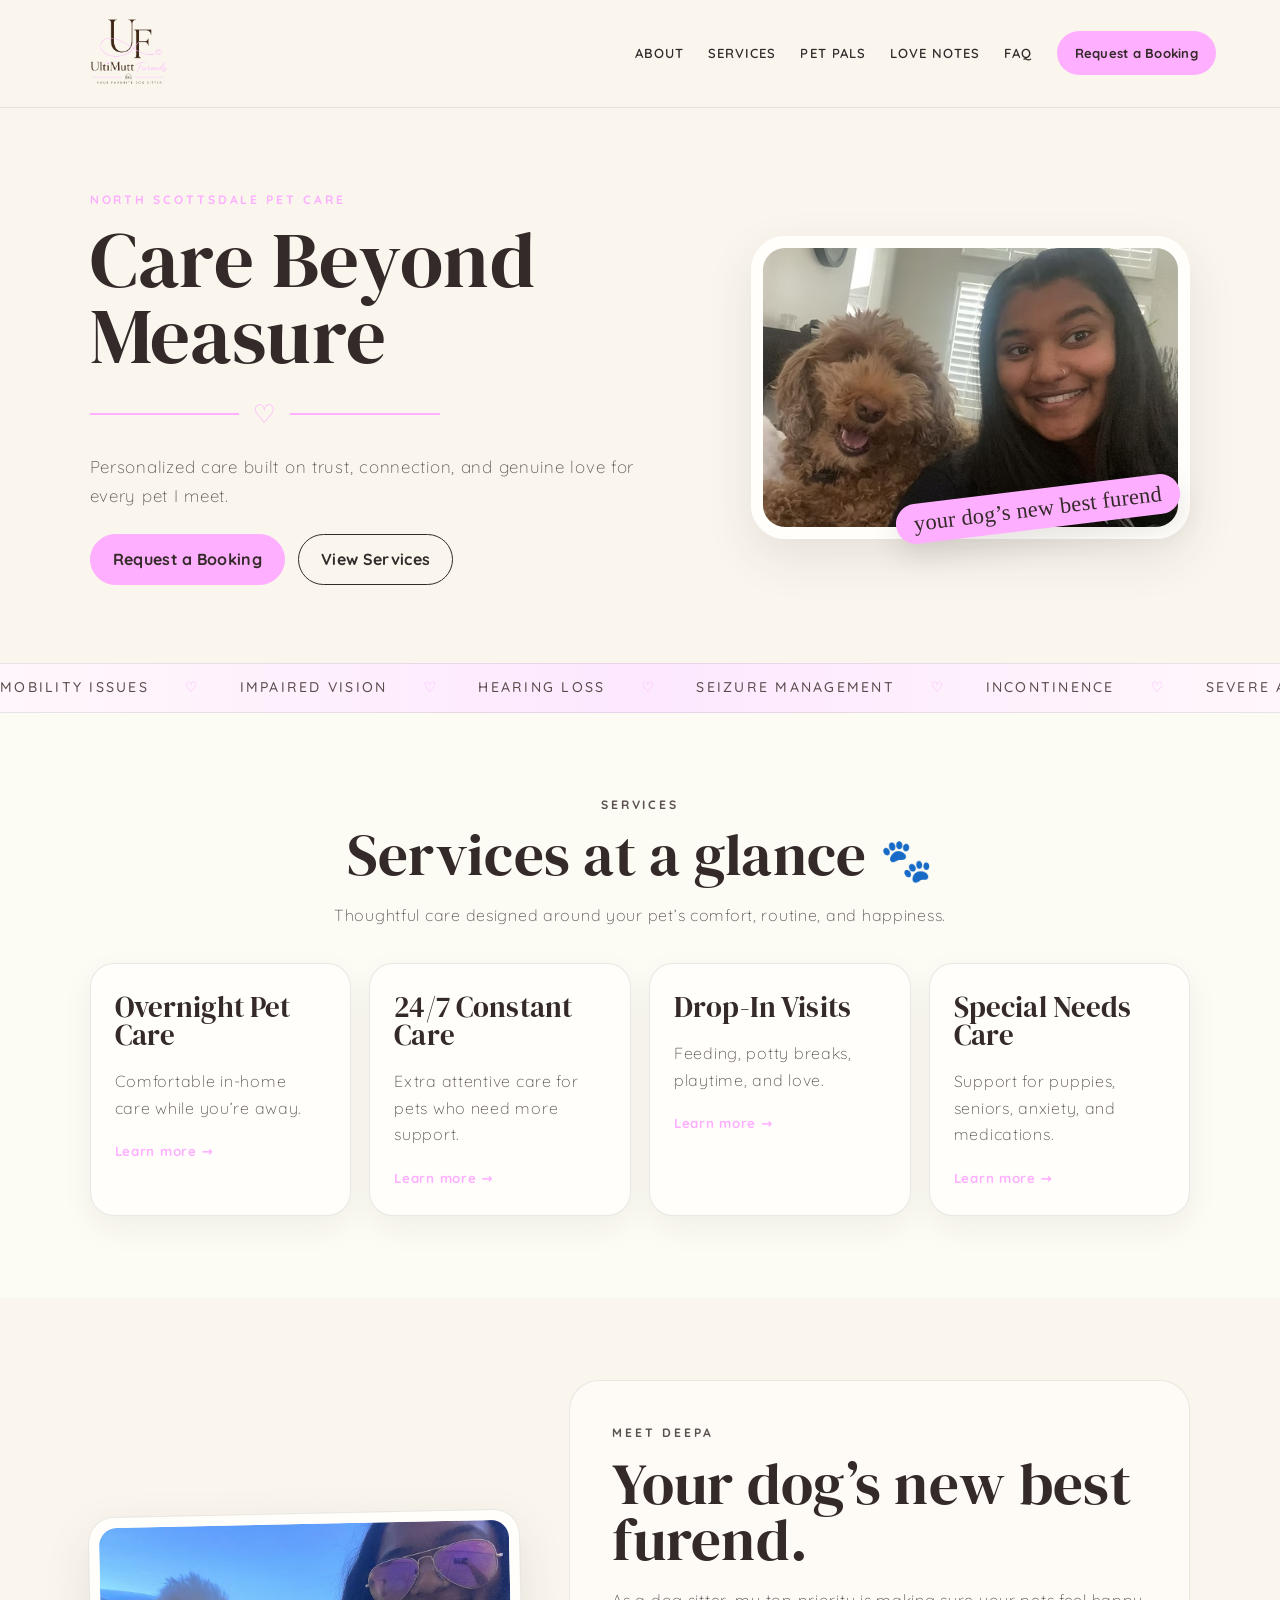
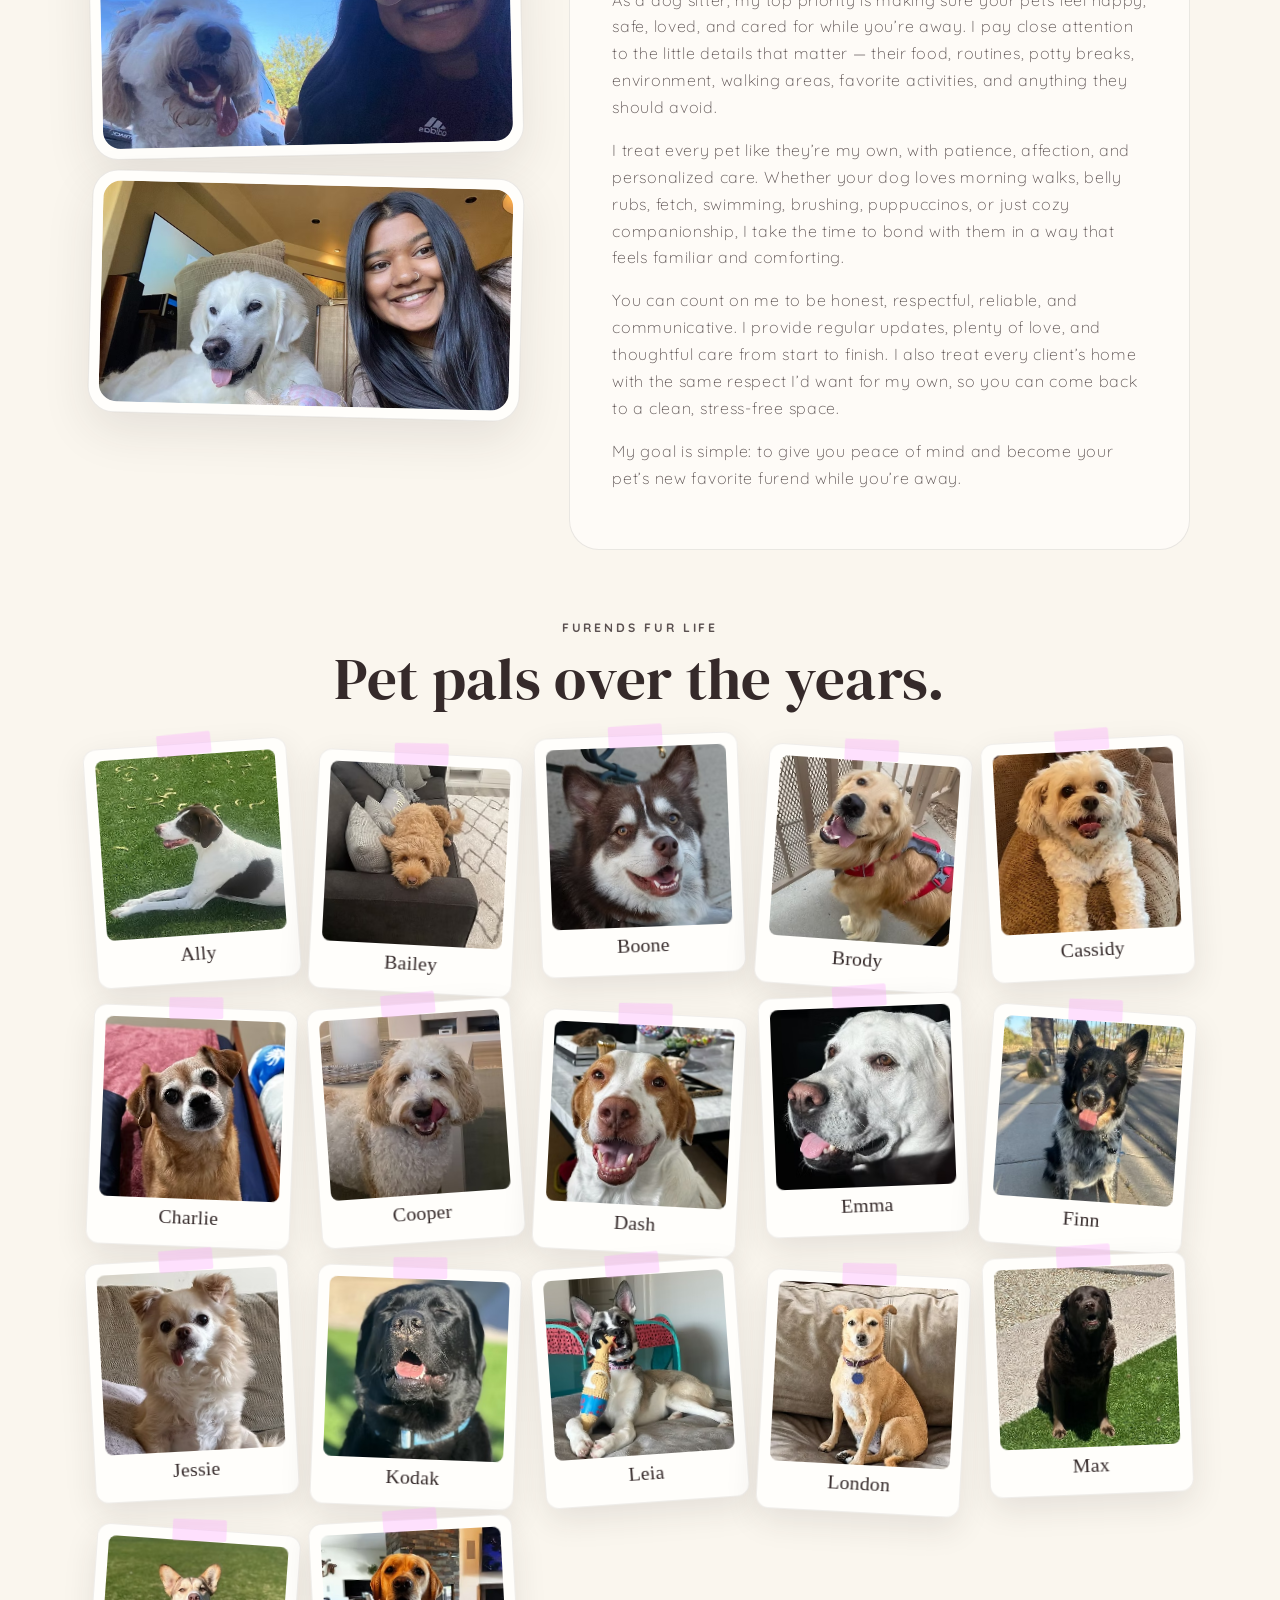
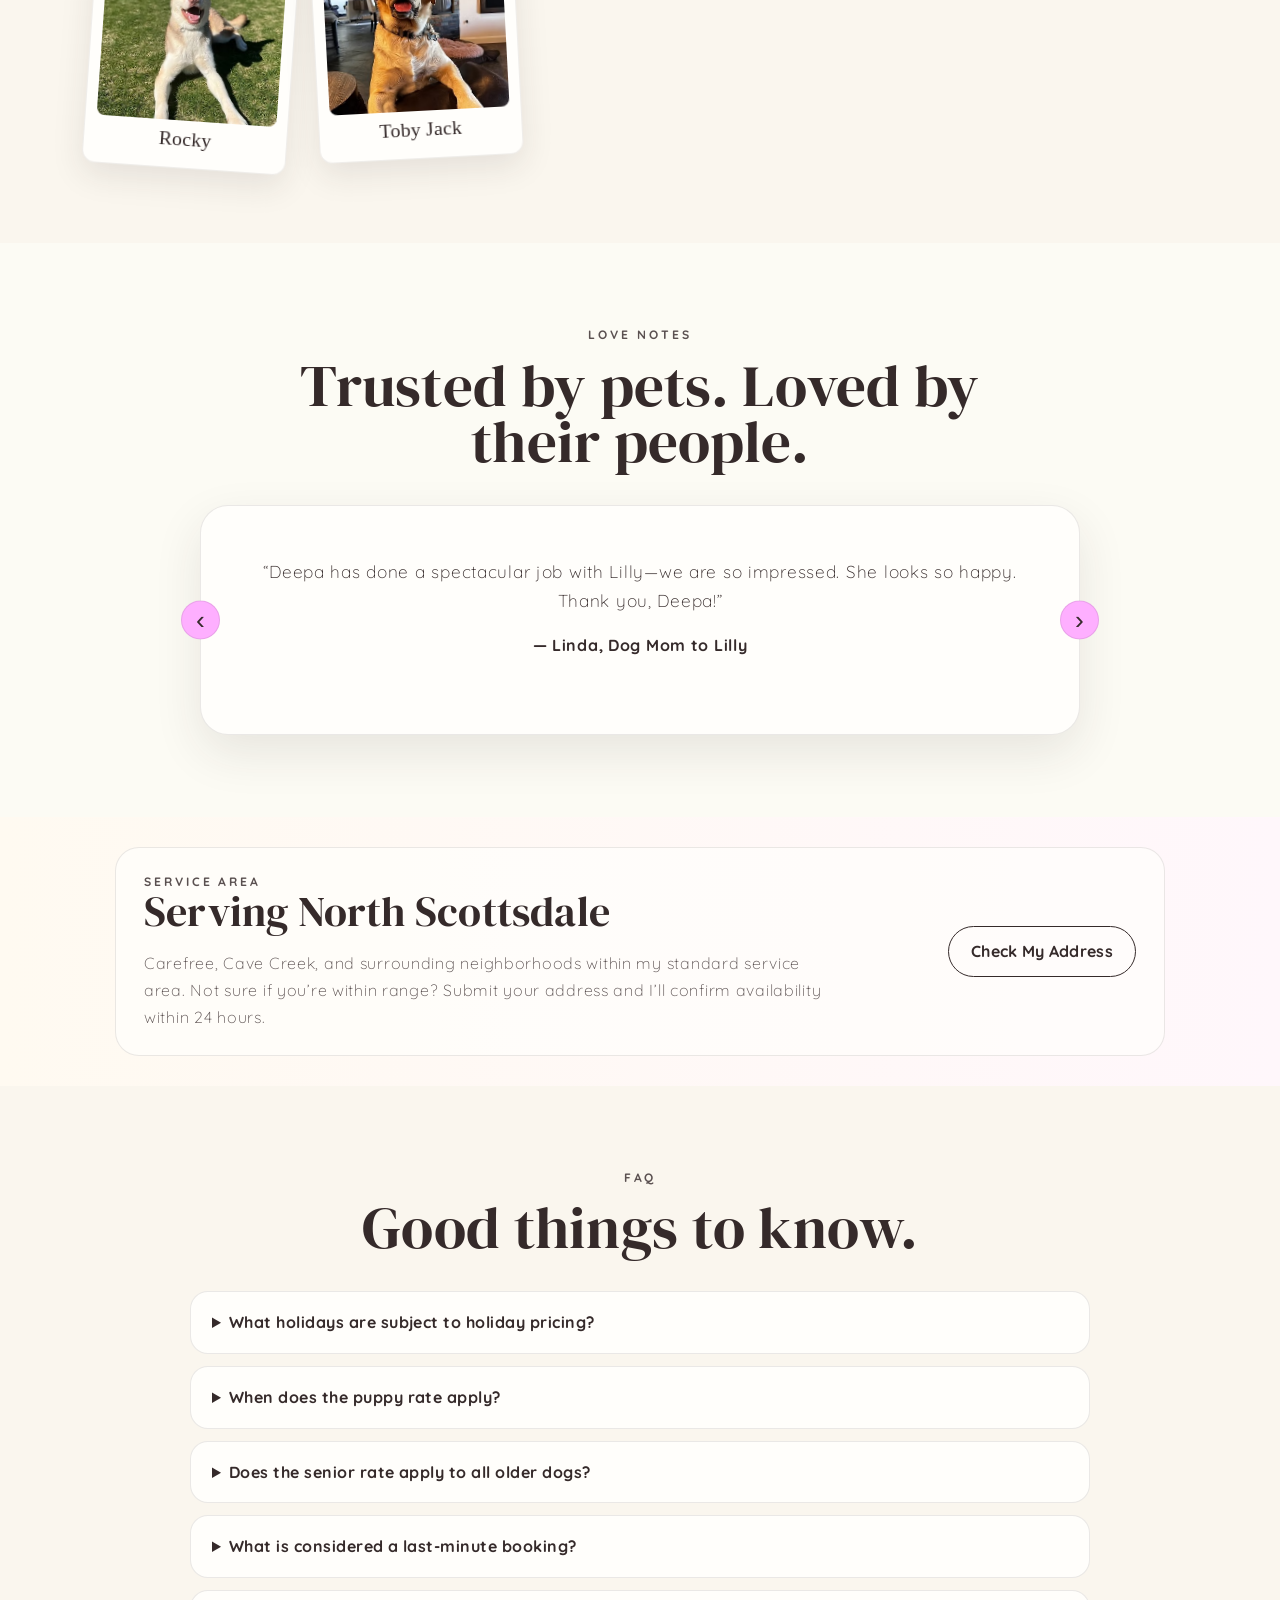
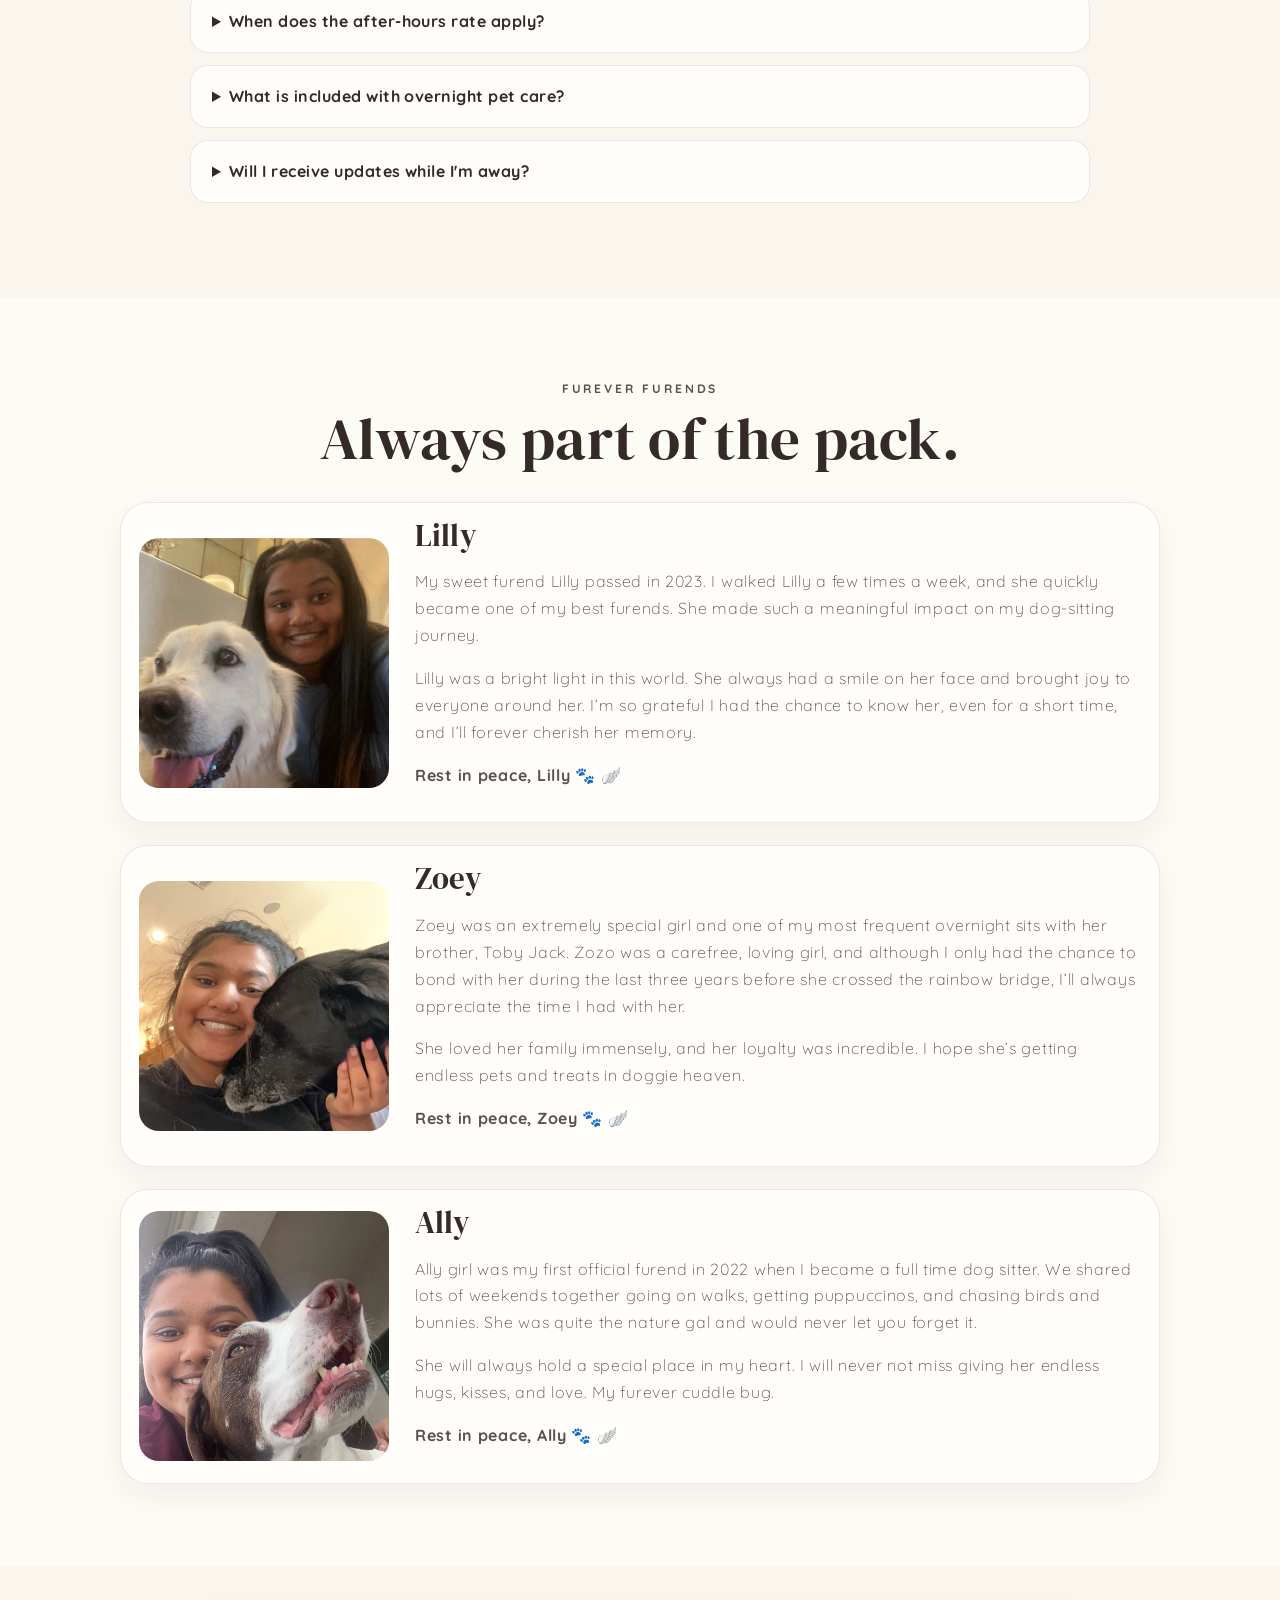
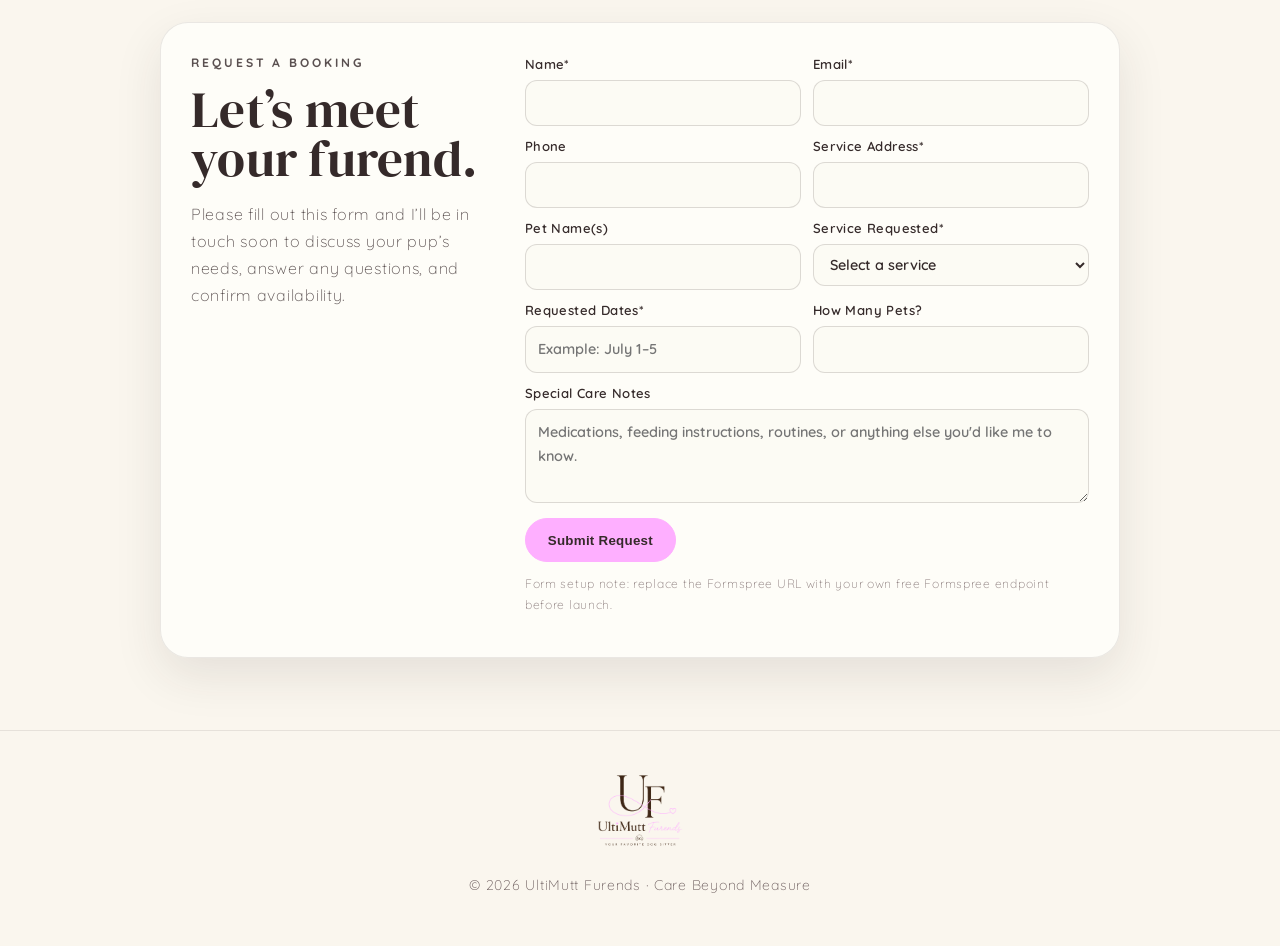
<file: index.html>
<!DOCTYPE html>
<html lang="en">
<head>
  <meta charset="UTF-8" />
  <meta name="viewport" content="width=device-width, initial-scale=1.0" />
  <title>UltiMutt Furends | Pet Care</title>
  <meta name="description" content="Personalized pet care built on trust, connection, and genuine love for every pet. Serving North Scottsdale." />
  <link rel="shortcut icon" href="./favicon.ico?v=77" />
  <link rel="icon" href="./favicon.ico?v=77" sizes="any" />
  <link rel="icon" type="image/png" href="./favicon.png?v=77" />
  <link rel="apple-touch-icon" href="./favicon.png?v=77" />
  <link rel="preconnect" href="https://fonts.googleapis.com">
  <link rel="preconnect" href="https://fonts.gstatic.com" crossorigin>
  <link href="https://fonts.googleapis.com/css2?family=DM+Serif+Display:ital@0;1&family=Quicksand:wght@300;400;500;600;700&family=Sacramento&display=swap" rel="stylesheet">
  <link rel="stylesheet" href="./style.css?v=77" />
<style>
/* V39 final cleanup: larger hero badge, hidden version text */
.version-marker{display:none!important;}
.hero-badge,
.hero-image .hero-badge,
.hero-card .hero-badge,
.image-badge,
.best-furend-badge{
  font-size:clamp(1.15rem,2.1vw,1.85rem)!important;
  padding:12px 28px!important;
  min-width: 330px!important;
  transform:rotate(-7deg)!important;
  bottom:18px!important;
  right:18px!important;
  line-height:1!important;
  z-index:5!important;
}
@media(max-width:700px){
  .hero-badge,
  .hero-image .hero-badge,
  .hero-card .hero-badge,
  .image-badge,
  .best-furend-badge{
    font-size:1rem!important;
    padding:10px 20px!important;
    min-width:210px!important;
    transform:rotate(-6deg)!important;
  }
}

/* V43 final: logo pink + centered hero badge */
.hero-badge,
.hero-image .hero-badge,
.hero-card .hero-badge,
.image-badge,
.best-furend-badge{
  background:#fdaeff!important;
  width:340px!important;
  max-width:340px!important;
  min-width:0!important;
  padding:12px 24px!important;
  box-sizing:border-box!important;
  display:flex!important;
  align-items:center!important;
  justify-content:center!important;
  text-align:center!important;
  white-space:nowrap!important;
  overflow:hidden!important;
  line-height:1!important;
  transform:rotate(-7deg)!important;
  bottom:18px!important;
  right:18px!important;
}
.hero-badge *,
.hero-image .hero-badge *,
.hero-card .hero-badge *,
.image-badge *,
.best-furend-badge *{
  text-align:center!important;
  margin:0!important;
  line-height:1!important;
}
@media(max-width:700px){
  .hero-badge,
  .hero-image .hero-badge,
  .hero-card .hero-badge,
  .image-badge,
  .best-furend-badge{
    width:295px!important;
    max-width:295px!important;
    padding:10px 18px!important;
    transform:rotate(-6deg)!important;
  }
}

</style>
<style>
/* v44 hero badge tweak */
.hero-badge,
.hero-image .hero-badge,
.hero-card .hero-badge,
.image-badge,
.best-furend-badge{
  width:280px !important;
  max-width:280px !important;
  right:8px !important;
  bottom:8px !important;
  padding:10px 20px !important;
}
.hero-badge *,
.hero-image .hero-badge *,
.hero-card .hero-badge *,
.image-badge *,
.best-furend-badge *{
  font-size:0.88em !important;
}
</style><style>
/* V54 Brittany Signature preview */
@import url('https://fonts.cdnfonts.com/css/brittany-signature');

.hero-badge,
.hero-image .hero-badge,
.hero-card .hero-badge,
.image-badge,
.best-furend-badge,
.hero-badge *,
.hero-image .hero-badge *,
.hero-card .hero-badge *,
.image-badge *,
.best-furend-badge *{
  font-family:'Brittany Signature', cursive !important;
  font-weight:400 !important;
  letter-spacing:.01em !important;
  line-height:1 !important;
}

.polaroid figcaption,
.polaroid-name,
.pet-name,
.gallery-name,
.photo-name,
.polaroid-caption,
.pet-card-name,
.gallery-card figcaption,
.pet-gallery figcaption,
.polaroid-card figcaption{
  font-family:'Brittany Signature', cursive !important;
  font-weight:400 !important;
  letter-spacing:.01em !important;
}
</style>
<style>
/* V55 hero badge width fix */
.hero-badge,
.image-badge,
.best-furend-badge{
  min-width: 680px !important;
  width: auto !important;
  padding: 22px 60px !important;
  display:flex !important;
  align-items:center !important;
  justify-content:center !important;
  text-align:center !important;
  white-space:nowrap !important;
  overflow:visible !important;
}
</style><style>
/* V57 compact hero badge final fix */
.hero-banner{
  overflow:visible !important;
}
.hero-badge{
  position:absolute !important;
  right:10px !important;
  bottom:10px !important;
  top:auto !important;
  left:auto !important;

  width:max-content !important;
  min-width:0 !important;
  max-width:calc(100% - 24px) !important;

  padding:8px 18px !important;
  border-radius:999px !important;
  box-sizing:border-box !important;

  display:inline-flex !important;
  align-items:center !important;
  justify-content:center !important;
  text-align:center !important;
  white-space:nowrap !important;
  overflow:visible !important;

  font-family:'Brittany Signature', cursive !important;
  font-size:clamp(1.35rem,1.75vw,1.8rem) !important;
  line-height:1.05 !important;
  letter-spacing:.01em !important;

  transform:rotate(-7deg) !important;
  z-index:10 !important;
}

.hero-badge *{
  font-family:'Brittany Signature', cursive !important;
  font-size:inherit !important;
  line-height:1.05 !important;
  margin:0 !important;
  padding:0 !important;
  text-align:center !important;
  white-space:nowrap !important;
}

@media(max-width:700px){
  .hero-badge{
    right:8px !important;
    bottom:8px !important;
    padding:7px 14px !important;
    font-size:1.25rem !important;
    transform:rotate(-6deg) !important;
    max-width:calc(100% - 20px) !important;
  }
}
</style>
<style>
/* V59 actual pet-name font size fix */
.polaroid figcaption,
.polaroid .polaroid-name,
.polaroid-name,
.pet-name,
.gallery-name,
.photo-name,
.polaroid-caption,
.pet-card-name,
.gallery-card figcaption,
.pet-gallery figcaption,
.polaroid-card figcaption,
.gallery-polaroid figcaption,
.gallery-item figcaption,
.polaroid span,
.polaroid p.name,
.polaroid .name{
  font-size: clamp(1.15rem, 1.55vw, 1.55rem) !important;
  line-height: 1.05 !important;
}

/* Keep mobile pet names smaller too */
@media(max-width:700px){
  .polaroid figcaption,
  .polaroid .polaroid-name,
  .polaroid-name,
  .pet-name,
  .gallery-name,
  .photo-name,
  .polaroid-caption,
  .pet-card-name,
  .gallery-card figcaption,
  .pet-gallery figcaption,
  .polaroid-card figcaption,
  .gallery-polaroid figcaption,
  .gallery-item figcaption,
  .polaroid span,
  .polaroid p.name,
  .polaroid .name{
    font-size: 1.15rem !important;
  }
}
</style>
<style>
/* V61 mobile-only refinements + pricing links */
.service-card{
  text-decoration:none !important;
  display:block;
}

@media (max-width: 700px){
  /* 1) Smaller hero badge with less pink padding */
  .hero-banner{ overflow:visible !important; }
  .hero-badge{
    position:absolute !important;
    right:9px !important;
    bottom:9px !important;
    left:auto !important;
    top:auto !important;
    width:max-content !important;
    min-width:0 !important;
    max-width:72% !important;
    padding:4px 10px !important;
    border-radius:999px !important;
    box-sizing:border-box !important;
    display:inline-flex !important;
    align-items:center !important;
    justify-content:center !important;
    text-align:center !important;
    white-space:nowrap !important;
    overflow:visible !important;
    font-size:.95rem !important;
    line-height:1 !important;
    transform:rotate(-6deg) !important;
    z-index:10 !important;
  }
  .hero-badge *{
    font-size:inherit !important;
    line-height:1 !important;
    margin:0 !important;
    padding:0 !important;
    white-space:nowrap !important;
  }

  /* 2) Pet polaroids: 2 per row on mobile */
  .polaroid-grid{
    display:grid !important;
    grid-template-columns:repeat(2, minmax(0, 1fr)) !important;
    gap:18px 14px !important;
    width:92% !important;
    max-width:520px !important;
    margin-left:auto !important;
    margin-right:auto !important;
    align-items:start !important;
  }
  .polaroid-grid .polaroid{
    width:100% !important;
    max-width:100% !important;
    margin:0 auto !important;
    padding:8px 8px 12px !important;
    box-sizing:border-box !important;
    transform:none !important;
  }
  .polaroid-grid .polaroid img{
    width:100% !important;
    height:auto !important;
    aspect-ratio:1 / 1.08 !important;
    object-fit:cover !important;
    border-radius:10px !important;
  }
  .polaroid-grid .polaroid figcaption{
    font-size:1.05rem !important;
    line-height:1 !important;
    margin-top:5px !important;
  }

  /* 3) Pink testimonial arrows restored on mobile */
  .testimonial-shell{
    position:relative !important;
    padding-left:18px !important;
    padding-right:18px !important;
  }
  .testimonial-shell .slide-btn,
  .testimonial-shell .testimonial-arrow{
    display:flex !important;
    opacity:1 !important;
    visibility:visible !important;
    pointer-events:auto !important;
    position:absolute !important;
    top:50% !important;
    transform:translateY(-50%) !important;
    width:38px !important;
    height:38px !important;
    border-radius:999px !important;
    border:1px solid rgba(253,174,255,.75) !important;
    background:#fdaeff !important;
    color:#3a2d2d !important;
    align-items:center !important;
    justify-content:center !important;
    z-index:30 !important;
    font-size:1.35rem !important;
    line-height:1 !important;
    box-shadow:0 10px 26px rgba(58,45,45,.16) !important;
  }
  .testimonial-shell .prev{ left:0 !important; }
  .testimonial-shell .next{ right:0 !important; }

  /* 4) Pricing page mobile: centered narrower containers so paws show */
  .pricing-wrap{
    width:100% !important;
    max-width:100% !important;
  }
  .pricing-hero{
    width:88% !important;
    max-width:500px !important;
    margin-left:auto !important;
    margin-right:auto !important;
    padding-left:18px !important;
    padding-right:18px !important;
    box-sizing:border-box !important;
  }
  .pricing-list{
    width:100% !important;
    max-width:100% !important;
    margin-left:auto !important;
    margin-right:auto !important;
  }
  .price-row{
    width:86% !important;
    max-width:430px !important;
    margin-left:auto !important;
    margin-right:auto !important;
    padding-left:18px !important;
    padding-right:18px !important;
    box-sizing:border-box !important;
  }
  .pricing-footer{
    width:88% !important;
    max-width:500px !important;
    margin-left:auto !important;
    margin-right:auto !important;
    box-sizing:border-box !important;
  }
}
</style>
<style>
/* V62 mobile final fixes */
@media (max-width: 700px){
  .testimonial-card{ transition: opacity .95s ease, visibility .95s ease !important; }
  .testimonial-shell .slide-btn,
  .testimonial-shell .testimonial-arrow{ touch-action: manipulation !important; }

  .polaroid-grid .polaroid{
    transition: transform .25s ease, box-shadow .25s ease, border-color .25s ease !important;
    will-change: transform !important;
  }
  .polaroid-grid .polaroid:nth-child(4n+1){ transform: rotate(-2.4deg) !important; }
  .polaroid-grid .polaroid:nth-child(4n+2){ transform: rotate(2deg) translateY(5px) !important; }
  .polaroid-grid .polaroid:nth-child(4n+3){ transform: rotate(-1.4deg) translateY(-3px) !important; }
  .polaroid-grid .polaroid:nth-child(4n+4){ transform: rotate(2.6deg) translateY(4px) !important; }
  .polaroid-grid .polaroid:active,
  .polaroid-grid .polaroid:hover{
    transform: translateY(-6px) rotate(0deg) scale(1.025) !important;
    box-shadow: 0 18px 38px rgba(53,42,42,.16) !important;
    border-color: rgba(253,174,255,.75) !important;
    z-index: 5 !important;
  }
  .polaroid-grid .polaroid img{ transition: transform .25s ease !important; }
  .polaroid-grid .polaroid:active img,
  .polaroid-grid .polaroid:hover img{ transform: scale(1.035) !important; }

  .pricing-page{ padding-left: 0 !important; padding-right: 0 !important; }
  .pricing-wrap{ width: 100% !important; max-width: 100% !important; }
  .pricing-hero{
    width: 82% !important;
    max-width: 390px !important;
    margin-left: auto !important;
    margin-right: auto !important;
  }
  .price-row{
    width: 78% !important;
    max-width: 350px !important;
    margin-left: auto !important;
    margin-right: auto !important;
    padding: 10px 14px !important;
    gap: 8px !important;
  }
  .price-row h3{ font-size: clamp(.95rem, 4.6vw, 1.1rem) !important; }
  .price-row p{ font-size: .8rem !important; }
  .price-row p span{ font-size: clamp(1.05rem, 5vw, 1.3rem) !important; }
  .pricing-footer{
    width: 82% !important;
    max-width: 390px !important;
    margin-left: auto !important;
    margin-right: auto !important;
  }
  .pricing-paw{ font-size: 2.1rem !important; }
}
</style>
<style>
/* V64 mobile-only testimonial + banner speed fix */
@media(max-width:700px){
  .soft-marquee,
  .soft-marquee *,
  .marquee,
  .marquee *,
  .marquee-track,
  .soft-marquee-track,
  .marquee-content,
  .marquee-inner{
    animation-duration:16s !important;
  }

  .testimonial-card{
    transition:opacity .55s ease, visibility .55s ease !important;
  }
}
</style>
<style>
/* V65 mobile hero + testimonial fixes */
@media(max-width:700px){
  /* Make the initial mobile hero shorter so image + badge appear before the rolling banner */
  .hero{
    min-height:auto !important;
    padding:76px 18px 18px !important;
    gap:14px !important;
  }
  .hero-copy{
    gap:8px !important;
  }
  .hero-copy .eyebrow{
    margin-bottom:0 !important;
    font-size:.72rem !important;
  }
  .hero h1{
    font-size:clamp(2.55rem, 14vw, 4rem) !important;
    line-height:.86 !important;
    margin:0 !important;
  }
  .mini-divider{
    margin:4px auto 6px !important;
    transform:scale(.82) !important;
  }
  .hero-subtitle{
    font-size:.9rem !important;
    line-height:1.35 !important;
    margin:0 auto !important;
    max-width:330px !important;
  }
  .hero-buttons{
    gap:8px !important;
    margin-top:4px !important;
  }
  .hero-buttons .btn{
    padding:9px 14px !important;
    font-size:.76rem !important;
  }
  .hero-image{
    margin-top:0 !important;
  }
  .hero-banner{
    max-width:330px !important;
    margin:0 auto !important;
  }
  .hero-banner img{
    aspect-ratio:1.02 / 1 !important;
    height:auto !important;
    max-height:285px !important;
    object-fit:cover !important;
  }
  .hero-badge{
    right:8px !important;
    bottom:8px !important;
    padding:4px 10px !important;
    font-size:.95rem !important;
  }

  /* Testimonials: no stacked tap conflicts, calmer transition */
  .testimonial-shell{
    position:relative !important;
  }
  .testimonial-card{
    transition:opacity .45s ease, visibility .45s ease !important;
  }
  .testimonial-shell .slide-btn{
    cursor:pointer !important;
    touch-action:manipulation !important;
    -webkit-tap-highlight-color:transparent !important;
  }

  /* Restore/fix rolling banner speed on mobile */
  .soft-marquee-track,
  .soft-marquee .marquee-track,
  .soft-marquee-track *,
  .marquee-track,
  .marquee-content,
  .marquee-inner{
    animation-duration:16s !important;
  }
}
</style>
<style>
/* V66 mobile hero polish + smoother testimonials */
@media(max-width:700px){
  /* Remove awkward top gap and fit full hero before rolling banner */
  .hero{
    min-height:calc(100svh - 118px) !important;
    padding:20px 18px 14px !important;
    gap:10px !important;
    display:flex !important;
    flex-direction:column !important;
    justify-content:flex-start !important;
    align-items:center !important;
  }

  .hero-copy{
    width:100% !important;
    display:flex !important;
    flex-direction:column !important;
    align-items:center !important;
    text-align:center !important;
    gap:0 !important;
    margin:0 auto !important;
  }

  .hero-copy .eyebrow{
    font-size:.68rem !important;
    letter-spacing:.22em !important;
    line-height:1.1 !important;
    margin:0 0 5px !important;
  }

  .hero h1{
    font-size:clamp(2.65rem, 13vw, 3.85rem) !important;
    line-height:.88 !important;
    letter-spacing:-.035em !important;
    margin:0 auto !important;
    max-width:355px !important;
  }

  .mini-divider{
    margin:9px auto 8px !important;
    transform:scale(.76) !important;
    transform-origin:center !important;
  }

  .hero-subtitle{
    font-size:.82rem !important;
    line-height:1.28 !important;
    max-width:320px !important;
    margin:0 auto 9px !important;
    letter-spacing:.025em !important;
  }

  .hero-buttons{
    display:flex !important;
    justify-content:center !important;
    align-items:center !important;
    gap:8px !important;
    margin:0 auto 8px !important;
    width:100% !important;
  }

  .hero-buttons .btn{
    padding:9px 13px !important;
    font-size:.72rem !important;
    line-height:1 !important;
    min-height:38px !important;
    border-radius:999px !important;
  }

  .hero-image{
    width:100% !important;
    margin:0 auto !important;
    display:flex !important;
    justify-content:center !important;
  }

  .hero-banner{
    width:min(84vw, 330px) !important;
    max-width:330px !important;
    margin:0 auto !important;
    border-radius:24px !important;
    padding:8px !important;
    box-sizing:border-box !important;
  }

  .hero-banner img{
    width:100% !important;
    height:auto !important;
    max-height:none !important;
    aspect-ratio:1.13 / 1 !important;
    object-fit:cover !important;
    object-position:center !important;
    border-radius:18px !important;
    display:block !important;
  }

  .hero-badge{
    right:8px !important;
    bottom:8px !important;
    width:max-content !important;
    max-width:72% !important;
    min-width:0 !important;
    padding:4px 10px !important;
    font-size:.9rem !important;
    line-height:1 !important;
    transform:rotate(-5deg) !important;
    white-space:nowrap !important;
  }

  .hero-badge *{
    font-size:inherit !important;
    line-height:1 !important;
    white-space:nowrap !important;
  }

  /* Keep rolling banner just after first mobile viewport */
  .soft-marquee,
  .marquee{
    margin-top:0 !important;
  }

  /* Smoother testimonial fade on mobile */
  .testimonial-card{
    transition:
      opacity .85s ease,
      visibility .85s ease,
      transform .85s ease !important;
    transform:translateY(8px) scale(.985) !important;
  }

  .testimonial-card.active{
    transform:translateY(0) scale(1) !important;
  }

  .testimonial-shell .slide-btn,
  .testimonial-shell .testimonial-arrow{
    transition:transform .25s ease, background .25s ease, box-shadow .25s ease !important;
  }

  .testimonial-shell .slide-btn:active,
  .testimonial-shell .testimonial-arrow:active{
    transform:translateY(-50%) scale(.94) !important;
  }

  /* Banner speed on mobile */
  .soft-marquee-track,
  .soft-marquee .marquee-track,
  .soft-marquee-track *,
  .marquee-track,
  .marquee-content,
  .marquee-inner{
    animation-duration:14s !important;
  }
}

/* Slightly shorter phones */
@media(max-width:700px) and (max-height:760px){
  .hero{
    padding-top:14px !important;
    gap:8px !important;
  }
  .hero h1{
    font-size:clamp(2.45rem, 12.2vw, 3.55rem) !important;
  }
  .mini-divider{
    margin:7px auto 6px !important;
    transform:scale(.7) !important;
  }
  .hero-subtitle{
    font-size:.78rem !important;
    margin-bottom:7px !important;
  }
  .hero-buttons .btn{
    min-height:36px !important;
    padding:8px 12px !important;
    font-size:.7rem !important;
  }
  .hero-banner{
    width:min(80vw, 312px) !important;
  }
}
</style>
<style>
/* V67 requested updates */
@media(max-width:700px){
  /* More breathing room between eyebrow and hero title */
  .hero-copy .eyebrow{
    margin-bottom:12px !important;
  }
  .hero h1{
    margin-top:0 !important;
  }

  /* Reduce gap between Meet Deepa and Furends Fur Life */
  #about{
    padding-bottom:28px !important;
  }
  #gallery{
    padding-top:24px !important;
  }
  #gallery .section-heading{
    margin-bottom:22px !important;
  }
}
</style>
<style>
/* V68 mobile hero spacing + exact brand pink */
:root{
  --pink:#FEAFFF !important;
  --pink2:#FEAFFF !important;
}

@media(max-width:700px){
  .hero{
    gap:16px !important;
  }

  .hero-copy{
    gap:0 !important;
  }

  .hero-copy .eyebrow{
    margin:0 0 16px !important;
  }

  .hero h1{
    margin:0 auto 14px !important;
  }

  .mini-divider{
    margin:0 auto 14px !important;
  }

  .hero-subtitle{
    margin:0 auto 16px !important;
    line-height:1.45 !important;
  }

  .hero-buttons{
    margin:0 auto 16px !important;
  }

  .hero-image,
  .hero-banner{
    margin-top:4px !important;
  }
}
</style>
<style>
/* V70 final spacing polish */
@media (max-width:700px){
  /* Keep the eyebrow/title breathing room, but tighten the title-divider-subtitle group */
  .hero h1{
    margin:0 auto 6px !important;
  }
  .mini-divider{
    margin:0 auto 6px !important;
  }
  .hero-subtitle{
    margin:0 auto 16px !important;
  }
}

/* Tighter transition from Meet Deepa into Furends Fur Life on desktop/tablet */
@media (min-width:701px){
  #about{
    padding-bottom:34px !important;
  }
  #gallery{
    padding-top:34px !important;
  }
}
</style>
<style>
/* V71 mobile-only hero refinements */
@media(max-width:700px){
  .hero-copy .eyebrow{
    font-size:.71rem !important;
  }

  .hero h1{
    font-size:clamp(2.76rem, 13.5vw, 4rem) !important;
  }

  .hero-subtitle{
    font-size:.84rem !important;
  }

  .hero-buttons .btn{
    font-size:.74rem !important;
    padding:9.5px 13.5px !important;
    min-height:39px !important;
  }

  .hero-banner{
    width:min(89vw, 350px) !important;
    max-width:350px !important;
    margin-bottom:22px !important;
  }

  .hero-banner img{
    width:100% !important;
    height:auto !important;
    max-height:none !important;
    aspect-ratio:1.13 / 1 !important;
    object-fit:cover !important;
    object-position:center !important;
  }

  .hero-badge{
    font-size:.94rem !important;
    padding:4.5px 10.5px !important;
    right:8px !important;
    bottom:8px !important;
  }

  .soft-marquee,
  .marquee{
    margin-top:0 !important;
  }
}

/* Slightly shorter phones */
@media(max-width:700px) and (max-height:760px){
  .hero-copy .eyebrow{
    font-size:.69rem !important;
  }

  .hero h1{
    font-size:clamp(2.58rem, 12.7vw, 3.72rem) !important;
  }

  .hero-subtitle{
    font-size:.81rem !important;
  }

  .hero-buttons .btn{
    font-size:.72rem !important;
    min-height:37px !important;
    padding:8.5px 12.5px !important;
  }

  .hero-banner{
    width:min(85vw, 330px) !important;
    margin-bottom:20px !important;
  }

  .hero-badge{
    font-size:.91rem !important;
  }
}
</style>
<style>
/* V72 mobile hero scale fix */
@media(max-width:700px){
  .hero{
    width:100% !important;
    max-width:none !important;
    padding-left:10px !important;
    padding-right:10px !important;
  }

  .hero-copy{
    width:100% !important;
    max-width:none !important;
  }

  .hero-copy .eyebrow{
    font-size:.76rem !important;
    letter-spacing:.2em !important;
  }

  .hero h1{
    font-size:clamp(3rem, 15vw, 4.45rem) !important;
    max-width:390px !important;
    line-height:.86 !important;
  }

  .mini-divider{
    transform:scale(.86) !important;
  }

  .hero-subtitle{
    font-size:.9rem !important;
    max-width:360px !important;
    line-height:1.42 !important;
  }

  .hero-buttons{
    gap:10px !important;
  }

  .hero-buttons .btn{
    font-size:.79rem !important;
    padding:11px 16px !important;
    min-height:42px !important;
  }

  .hero-image{
    width:100% !important;
    max-width:none !important;
  }

  .hero-banner{
    width:min(94vw, 390px) !important;
    max-width:390px !important;
    padding:9px !important;
    border-radius:26px !important;
  }

  .hero-banner img{
    width:100% !important;
    aspect-ratio:1.12 / 1 !important;
    border-radius:20px !important;
  }

  .hero-badge{
    font-size:1rem !important;
    padding:5px 11px !important;
    max-width:76% !important;
  }
}

@media(max-width:390px){
  .hero h1{
    font-size:clamp(2.8rem, 14.5vw, 4rem) !important;
  }

  .hero-subtitle{
    font-size:.86rem !important;
  }

  .hero-buttons .btn{
    font-size:.75rem !important;
    padding:10px 14px !important;
  }

  .hero-banner{
    width:min(92vw, 360px) !important;
  }
}
</style>
<style>
/* V73 balanced mobile hero */
@media (max-width:700px){
.hero h1{font-size:clamp(2.8rem,13.8vw,4.1rem)!important;line-height:.88!important;}
.hero-copy .eyebrow{font-size:.72rem!important;}
.hero-subtitle{font-size:.88rem!important;max-width:340px!important;}
.hero-banner{width:min(91vw,372px)!important;max-width:372px!important;}
.hero-banner img{aspect-ratio:1.08/1!important;}
.hero-badge{font-size:.95rem!important;max-width:72%!important;}
.hero-buttons .btn{font-size:.78rem!important;padding:10px 15px!important;}
}
</style><style>
/* V74 mobile title rebalance */
@media (max-width:700px){
  .hero h1{
    font-size:clamp(2.58rem,12.9vw,3.82rem)!important;
    line-height:.9!important;
    max-width:360px!important;
  }
}
</style><style>
/* V75 mobile first-view hero fit */
@media(max-width:700px){
  /* Fit the entire hero image and badge within the first mobile viewport */
  .hero{
    min-height:calc(100svh - 116px) !important;
    padding:16px 10px 12px !important;
    gap:8px !important;
    justify-content:flex-start !important;
  }

  .hero-copy{
    gap:0 !important;
  }

  .hero-copy .eyebrow{
    margin:0 0 9px !important;
    font-size:.71rem !important;
    line-height:1.05 !important;
  }

  .hero h1{
    font-size:clamp(2.42rem, 12.1vw, 3.55rem) !important;
    line-height:.88 !important;
    margin:0 auto 7px !important;
    max-width:350px !important;
  }

  .mini-divider{
    margin:0 auto 7px !important;
    transform:scale(.72) !important;
  }

  .hero-subtitle{
    font-size:.8rem !important;
    line-height:1.28 !important;
    max-width:320px !important;
    margin:0 auto 8px !important;
  }

  .hero-buttons{
    gap:7px !important;
    margin:0 auto 8px !important;
  }

  .hero-buttons .btn{
    font-size:.71rem !important;
    padding:8px 12px !important;
    min-height:36px !important;
  }

  .hero-image{
    width:100% !important;
    margin:0 auto !important;
  }

  .hero-banner{
    width:min(82vw, 330px) !important;
    max-width:330px !important;
    margin:0 auto 14px !important;
    padding:7px !important;
    border-radius:23px !important;
  }

  .hero-banner img{
    width:100% !important;
    height:auto !important;
    max-height:270px !important;
    aspect-ratio:1.12 / 1 !important;
    object-fit:cover !important;
    object-position:center !important;
    border-radius:17px !important;
  }

  .hero-badge{
    right:7px !important;
    bottom:7px !important;
    font-size:.88rem !important;
    padding:4px 9px !important;
    max-width:72% !important;
  }

  .soft-marquee,
  .marquee{
    margin-top:0 !important;
  }
}

/* Shorter iPhone screens */
@media(max-width:700px) and (max-height:780px){
  .hero{
    padding-top:12px !important;
    gap:6px !important;
  }

  .hero-copy .eyebrow{
    margin-bottom:7px !important;
    font-size:.68rem !important;
  }

  .hero h1{
    font-size:clamp(2.28rem, 11.6vw, 3.3rem) !important;
    margin-bottom:5px !important;
  }

  .mini-divider{
    margin-bottom:5px !important;
    transform:scale(.68) !important;
  }

  .hero-subtitle{
    font-size:.76rem !important;
    margin-bottom:6px !important;
  }

  .hero-buttons{
    margin-bottom:6px !important;
  }

  .hero-buttons .btn{
    min-height:34px !important;
    padding:7px 11px !important;
    font-size:.69rem !important;
  }

  .hero-banner{
    width:min(79vw, 310px) !important;
    max-width:310px !important;
    margin-bottom:12px !important;
  }

  .hero-banner img{
    max-height:248px !important;
  }

  .hero-badge{
    font-size:.84rem !important;
  }
}
</style>
<style>
/* V76 mobile hero refinement */
@media(max-width:700px){
  /* Keep the scrolling banner completely below the first viewport */
  .hero{
    min-height:calc(100svh - 116px) !important;
    box-sizing:border-box !important;
    padding-bottom:22px !important;
  }

  /* Slightly larger CTA buttons */
  .hero-buttons{
    gap:10px !important;
    margin-bottom:10px !important;
  }

  .hero-buttons .btn{
    font-size:.76rem !important;
    padding:10px 15px !important;
    min-height:40px !important;
  }

  /* Increase hero image without making the whole section feel oversized */
  .hero-banner{
    width:min(87vw, 350px) !important;
    max-width:350px !important;
    margin:0 auto 18px !important;
    padding:8px !important;
  }

  .hero-banner img{
    max-height:none !important;
    aspect-ratio:1.12 / 1 !important;
  }

  /* Slightly larger bottom-right pink badge */
  .hero-badge{
    font-size:.94rem !important;
    padding:5px 10px !important;
    max-width:75% !important;
    right:8px !important;
    bottom:8px !important;
  }

  /* Add a clean spacer before the scrolling banner */
  .soft-marquee,
  .marquee{
    margin-top:0 !important;
  }
}

/* Shorter phone screens */
@media(max-width:700px) and (max-height:780px){
  .hero{
    min-height:calc(100svh - 108px) !important;
    padding-bottom:18px !important;
  }

  .hero-buttons .btn{
    font-size:.73rem !important;
    padding:9px 13px !important;
    min-height:38px !important;
  }

  .hero-banner{
    width:min(84vw, 330px) !important;
    max-width:330px !important;
    margin-bottom:16px !important;
  }

  .hero-badge{
    font-size:.9rem !important;
    padding:4.5px 9.5px !important;
  }
}
</style>
<style>
/* V77 mobile hero spacing, badge, and button refinements */
@media(max-width:700px){
  /* Add a little more breathing room above the eyebrow */
  .hero-copy .eyebrow{
    margin-top:8px !important;
  }

  /* Balance spacing above and below the CTA row */
  .hero-buttons{
    margin-top:12px !important;
    margin-bottom:12px !important;
  }

  /* Larger bottom-right badge and text */
  .hero-badge{
    font-size:1.02rem !important;
    padding:6px 13px !important;
    max-width:80% !important;
    right:8px !important;
    bottom:8px !important;
  }
}

@media(max-width:700px) and (max-height:780px){
  .hero-copy .eyebrow{
    margin-top:6px !important;
  }

  .hero-buttons{
    margin-top:10px !important;
    margin-bottom:10px !important;
  }

  .hero-badge{
    font-size:.97rem !important;
    padding:5px 11px !important;
    max-width:78% !important;
  }
}
</style>
</head>
<body>
  <!-- ULTIMUTT_V27_ROOT_ASSET_PATHS -->
  <div class="paw-field" aria-hidden="true">
    <span>🐾</span><span>🐾</span><span>🐾</span><span>🐾</span><span>🐾</span>
    <span>🐾</span><span>🐾</span><span>🐾</span><span>🐾</span><span>🐾</span>
    <span>🐾</span><span>🐾</span><span>🐾</span><span>🐾</span><span>🐾</span>
    <span>🐾</span><span>🐾</span><span>🐾</span>
  </div>

  <header class="site-header">
    <a href="#top" class="brand" aria-label="UltiMutt Furends home">
      <img src="./logo.png" alt="UltiMutt Furends logo">
    </a>
    <button class="nav-toggle" aria-label="Open navigation">☰</button>
    <nav class="nav">
      <a href="#about">About</a>
      <a href="#services">Services</a>
      <a href="#gallery">Pet Pals</a>
      <a href="#testimonials">Love Notes</a>
      <a href="#faq">FAQ</a>
      <a class="nav-cta" href="#booking">Request a Booking</a>
    </nav>
  </header>

  <main id="top">
    <section class="hero">
      <div class="hero-copy reveal">
        <p class="eyebrow">North Scottsdale Pet Care</p>
        <h1>Care Beyond Measure</h1>
        <div class="mini-divider"><span></span><b>♡</b><span></span></div>
        <p class="hero-subtitle">Personalized care built on trust, connection, and genuine love for every pet I meet.</p>
        <div class="hero-buttons">
          <a class="btn primary" href="#booking">Request a Booking</a>
          <a class="btn secondary" href="#services">View Services</a>
        </div>
      </div>
      <div class="hero-visual hero-banner reveal">
        <img src="./hero-bailey.jpg" alt="Deepa with Bailey">
        <div class="hero-badge">your dog’s new best furend</div>
      </div>
    </section>

    <section class="soft-marquee" aria-label="Special care experience">
      <div class="soft-marquee-track">
        <span>Mobility Issues</span>
        <span>Impaired Vision</span>
        <span>Hearing Loss</span>
        <span>Seizure Management</span>
        <span>Incontinence</span>
        <span>Severe Anxiety</span>
        <span>Mobility Issues</span>
        <span>Impaired Vision</span>
        <span>Hearing Loss</span>
        <span>Seizure Management</span>
        <span>Incontinence</span>
        <span>Severe Anxiety</span>
      </div>
    </section>

    <section class="section services" id="services">
      <div class="section-heading reveal">
        <p class="eyebrow">Services</p>
        <h2>Services at a glance <span class="heading-paw">🐾</span></h2>
        <p>Thoughtful care designed around your pet’s comfort, routine, and happiness.</p>
      </div>
      <div class="service-grid">
        <a class="service-card reveal" href="./service-pricing.html" aria-label="View pricing for Overnight Pet Care">
          
          <h3>Overnight Pet Care</h3>
          <p>Comfortable in-home care while you’re away.</p>
          <small>Learn more →</small>
        </a>
        <a class="service-card reveal" href="./service-pricing.html" aria-label="View pricing for 24/7 Constant Care">
          
          <h3>24/7 Constant Care</h3>
          <p>Extra attentive care for pets who need more support.</p>
          <small>Learn more →</small>
        </a>
        <a class="service-card reveal" href="./service-pricing.html" aria-label="View pricing for Drop-In Visits">
          
          <h3>Drop-In Visits</h3>
          <p>Feeding, potty breaks, playtime, and love.</p>
          <small>Learn more →</small>
        </a>
        <a class="service-card reveal" href="./service-pricing.html" aria-label="View pricing for Special Needs Care">
          
          <h3>Special Needs Care</h3>
          <p>Support for puppies, seniors, anxiety, and medications.</p>
          <small>Learn more →</small>
        </a>
      </div>
    </section>

    <section class="section two-col" id="about">
      <div class="about-photo-stack reveal">
        <div class="about-horizontal-card">
          <img src="./about-cooper-1.jpg" alt="Deepa with Cooper">
        </div>
        <div class="about-horizontal-card">
          <img src="./about-lilly-2.jpg" alt="Deepa with Lilly">
        </div>
      </div>
      <div class="copy-block reveal">
        <p class="eyebrow">Meet Deepa</p>
        <h2>Your dog’s new best furend.</h2>
        <p>As a dog sitter, my top priority is making sure your pets feel happy, safe, loved, and cared for while you’re away. I pay close attention to the little details that matter — their food, routines, potty breaks, environment, walking areas, favorite activities, and anything they should avoid.</p>
        <p>I treat every pet like they’re my own, with patience, affection, and personalized care. Whether your dog loves morning walks, belly rubs, fetch, swimming, brushing, puppuccinos, or just cozy companionship, I take the time to bond with them in a way that feels familiar and comforting.</p>
        <p>You can count on me to be honest, respectful, reliable, and communicative. I provide regular updates, plenty of love, and thoughtful care from start to finish. I also treat every client’s home with the same respect I’d want for my own, so you can come back to a clean, stress-free space.</p>
        <p>My goal is simple: to give you peace of mind and become your pet’s new favorite furend while you’re away.</p>
      </div>
    </section>

    <section class="section gallery-section" id="gallery">
      <div class="section-heading reveal">
        <p class="eyebrow">Furends Fur Life</p>
        <h2>Pet pals over the years.</h2>
      </div>
      <div class="polaroid-grid">
        <figure class="polaroid reveal"><img src="./ally.jpg" alt="Ally"><figcaption>Ally</figcaption></figure>
        <figure class="polaroid reveal"><img src="./bailey.jpg" alt="Bailey"><figcaption>Bailey</figcaption></figure>
        <figure class="polaroid reveal"><img src="./boone.jpg" alt="Boone"><figcaption>Boone</figcaption></figure>
        <figure class="polaroid reveal"><img src="./brody.jpg" alt="Brody"><figcaption>Brody</figcaption></figure>
        <figure class="polaroid reveal"><img src="./cassidy.jpg" alt="Cassidy"><figcaption>Cassidy</figcaption></figure>
        <figure class="polaroid reveal"><img src="./charlie.jpg" alt="Charlie"><figcaption>Charlie</figcaption></figure>
        <figure class="polaroid reveal"><img src="./cooper.jpg" alt="Cooper"><figcaption>Cooper</figcaption></figure>
        <figure class="polaroid reveal"><img src="./dash.jpg" alt="Dash"><figcaption>Dash</figcaption></figure>
        <figure class="polaroid reveal"><img src="./emma.jpg" alt="Emma"><figcaption>Emma</figcaption></figure>
        <figure class="polaroid reveal"><img src="./finn.jpg" alt="Finn"><figcaption>Finn</figcaption></figure>
        <figure class="polaroid reveal"><img src="./jessie.jpg" alt="Jessie"><figcaption>Jessie</figcaption></figure>
        <figure class="polaroid reveal"><img src="./kodak.jpg" alt="Kodak"><figcaption>Kodak</figcaption></figure>
        <figure class="polaroid reveal"><img src="./leia.jpg" alt="Leia"><figcaption>Leia</figcaption></figure>
        <figure class="polaroid reveal"><img src="./london.jpg" alt="London"><figcaption>London</figcaption></figure>
        <figure class="polaroid reveal"><img src="./max.jpg" alt="Max"><figcaption>Max</figcaption></figure>
        <figure class="polaroid reveal"><img src="./rocky.jpg" alt="Rocky"><figcaption>Rocky</figcaption></figure>
        <figure class="polaroid reveal"><img src="./toby-jack.jpg" alt="Toby Jack"><figcaption>Toby Jack</figcaption></figure>
      </div>
    </section>

    <section class="section testimonials" id="testimonials">
      <div class="section-heading reveal">
        <p class="eyebrow">Love Notes</p>
        <h2>Trusted by pets. Loved by their people.</h2>
      </div>
      <div class="testimonial-shell reveal">
        <button class="slide-btn testimonial-arrow prev" aria-label="Previous testimonial">‹</button>
        <div class="testimonial-card active">
          <p>“Deepa has done a spectacular job with Lilly—we are so impressed. She looks so happy. Thank you, Deepa!”</p>
          <strong>— Linda, Dog Mom to Lilly</strong>
        </div>
        <div class="testimonial-card">
          <p>“You are literally the best, and we cannot wait to have you over to hang with them again. Thank you so much for everything! You've been incredible, and we hope you're our go-to person now.”</p>
          <strong>— Luc & Kendall, Dog Parents to Jovi & Stevie</strong>
        </div>
        <div class="testimonial-card">
          <p>“I wanted you to know how much I appreciate you! You literally saved me this week, and I am so blessed that I never have to stress about anything. You are such a hard worker, and that is rare these days.”</p>
          <strong>— Natalie, Owner of The Pet Pawfessional</strong>
        </div>
        <div class="testimonial-card">
          <p>“I believe you have terribly spoiled our babies! We love it when you keep them, and they absolutely love you. Thanks, Deepa—you are our go-to person!”</p>
          <strong>— Terry, Dog Mom to Toby Jack</strong>
        </div>
        <div class="testimonial-card">
          <p>“I have to tell you that London was so calm when we got home after our last trip, and that is a testament to you and the care you provided. I can't thank you enough for taking such great care of her. I am eternally grateful.”</p>
          <strong>— Aly, Dog Mom to London</strong>
        </div>
        <div class="testimonial-card">
          <p>“Can't thank you enough for the amazing care you give Ally and Dash. It's the best feeling being on vacation knowing they're happy. It makes me so happy knowing they're in the best hands, as always.”</p>
          <strong>— Kendra, Dog Mom to Ally & Dash</strong>
        </div>
        <button class="slide-btn testimonial-arrow next" aria-label="Next testimonial">›</button>
      </div>
    </section>

    <section class="service-area-compact">
      <div class="area-inner reveal">
        <div>
          <p class="eyebrow">Service Area</p>
          <h2>Serving North Scottsdale</h2>
          <p>Carefree, Cave Creek, and surrounding neighborhoods within my standard service area. Not sure if you’re within range? Submit your address and I’ll confirm availability within 24 hours.</p>
        </div>
        <a class="btn secondary" href="#booking">Check My Address</a>
      </div>
    </section>

    <section class="section faq-section" id="faq">
      <div class="section-heading reveal">
        <p class="eyebrow">FAQ</p>
        <h2>Good things to know.</h2>
      </div>
      <div class="faq-list reveal">
        <details><summary>What holidays are subject to holiday pricing?</summary><p>Holiday pricing applies to any drop-in visit, walk, or entire overnight stay that falls on or includes one of the following holidays: New Year's Day, Valentine's Day, St. Patrick's Day, Easter, Memorial Day, Independence Day, Labor Day, Halloween, Thanksgiving, Christmas Eve, Christmas Day, and New Year's Eve.</p></details>
        <details><summary>When does the puppy rate apply?</summary><p>The puppy rate applies to dogs under 2 years old. It may also apply to younger dogs that require additional attention, training reinforcement, frequent potty breaks, or a higher level of care than an average adult dog.</p></details>
        <details><summary>Does the senior rate apply to all older dogs?</summary><p>Not at all. The senior rate is only applied when a dog requires extra assistance or specialized care, such as incontinence management, mobility assistance, frequent bathroom support, age-related medical conditions, or increased supervision.</p></details>
        <details><summary>What is considered a last-minute booking?</summary><p>A last-minute booking is any reservation made less than 48 hours before the requested service. For holiday periods, a last-minute booking is any reservation made less than 72 hours before the service begins.</p></details>
        <details><summary>When does the after-hours rate apply?</summary><p>My normal operating hours are 8:00 AM – 8:00 PM. Services scheduled outside of these hours may be subject to an after-hours surcharge.</p></details>
        <details><summary>What is included with overnight pet care?</summary><p>Every overnight stay includes a detailed daily report, 5–10 photos and videos each day, food and water bowl cleaning, mail and package collection, trash and recycling takeout, plant watering within reason, playtime, two 15-minute walks per day, regular potty breaks, basic medication administration, light housekeeping, pet waste pickup, pet toy organization, and lots of love.</p></details>
        <details><summary>Will I receive updates while I'm away?</summary><p>Absolutely. Communication is one of the most important parts of pet care. You'll receive regular updates, photos, and videos so you can relax knowing your pet is happy, safe, and well cared for.</p></details>
      </div>
    </section>

    <section class="section memorials" id="memorials">
      <div class="section-heading reveal">
        <p class="eyebrow">Furever Furends</p>
        <h2>Always part of the pack.</h2>
      </div>
      <div class="memorial-grid">
        <article class="memorial-card reveal">
          <img src="./lilly.jpg" alt="Lilly">
          <div>
            <h3>Lilly</h3>
            <p>My sweet furend Lilly passed in 2023. I walked Lilly a few times a week, and she quickly became one of my best furends. She made such a meaningful impact on my dog-sitting journey.</p>
            <p>Lilly was a bright light in this world. She always had a smile on her face and brought joy to everyone around her. I’m so grateful I had the chance to know her, even for a short time, and I’ll forever cherish her memory.</p>
            <p><strong>Rest in peace, Lilly 🐾 🪽</strong></p>
          </div>
        </article>
        <article class="memorial-card reveal">
          <img src="./zoey.jpg" alt="Zoey">
          <div>
            <h3>Zoey</h3>
            <p>Zoey was an extremely special girl and one of my most frequent overnight sits with her brother, Toby Jack. Zozo was a carefree, loving girl, and although I only had the chance to bond with her during the last three years before she crossed the rainbow bridge, I’ll always appreciate the time I had with her.</p>
            <p>She loved her family immensely, and her loyalty was incredible. I hope she’s getting endless pets and treats in doggie heaven.</p>
            <p><strong>Rest in peace, Zoey 🐾 🪽</strong></p>
          </div>
        </article>

        <article class="memorial-card reveal">
          <img src="./ally-memorial.jpg" alt="Ally">
          <div>
            <h3>Ally</h3>
            <p>Ally girl was my first official furend in 2022 when I became a full time dog sitter. We shared lots of weekends together going on walks, getting puppuccinos, and chasing birds and bunnies. She was quite the nature gal and would never let you forget it.</p>
            <p>She will always hold a special place in my heart. I will never not miss giving her endless hugs, kisses, and love. My furever cuddle bug.</p>
            <p><strong>Rest in peace, Ally 🐾 🪽</strong></p>
          </div>
        </article>
      </div>
    </section>

    <section class="booking-strip" id="booking">
      <div class="booking-card reveal">
        <div class="booking-intro">
          <p class="eyebrow">Request a Booking</p>
          <h2>Let’s meet your furend.</h2>
          <p>Please fill out this form and I’ll be in touch soon to discuss your pup’s needs, answer any questions, and confirm availability.</p>
        </div>
        <form name="booking-request" method="POST" action="/success.html" data-netlify="true" netlify-honeypot="bot-field" class="booking-form">
          <input type="hidden" name="form-name" value="booking-request">
          <p class="hidden" style="display:none;">
            <label>Don’t fill this out: <input name="bot-field"></label>
          </p>
          <div class="form-row">
            <label>Name*<input name="full_name" required></label>
            <label>Email*<input type="email" name="email" required></label>
          </div>
          <div class="form-row">
            <label>Phone<input name="phone"></label>
            <label>Service Address*<input name="service_address" required></label>
          </div>
          <div class="form-row">
            <label>Pet Name(s)<input name="pet_names"></label>
            <label>Service Requested*
              <select name="service_requested" required>
                <option value="">Select a service</option>
                <option>Overnight Pet Care</option>
                <option>24/7 Constant Care</option>
                <option>60 Minute Drop-In</option>
                <option>30 Minute Drop-In</option>
                <option>Other / Not Sure Yet</option>
              </select>
            </label>
          </div>
          <div class="form-row">
            <label>Requested Dates*<input name="requested_dates" required placeholder="Example: July 1–5"></label>
            <label>How Many Pets?<input name="number_of_pets"></label>
          </div>
          <label>Special Care Notes<textarea name="special_care_notes" rows="3" placeholder="Medications, feeding instructions, routines, or anything else you'd like me to know."></textarea></label>
          <button class="btn primary" type="submit">Submit Request</button>
          <p class="form-note">Form setup note: replace the Formspree URL with your own free Formspree endpoint before launch.</p>
        </form>
      </div>
    </section>
  </main>

  <footer>
    <img src="./logo.png" alt="UltiMutt Furends logo">
    <p>© <span id="year"></span> UltiMutt Furends · Care Beyond Measure</p>
  </footer>

  <script src="./script.js?v=77"></script>
</body>
</html>
</file>
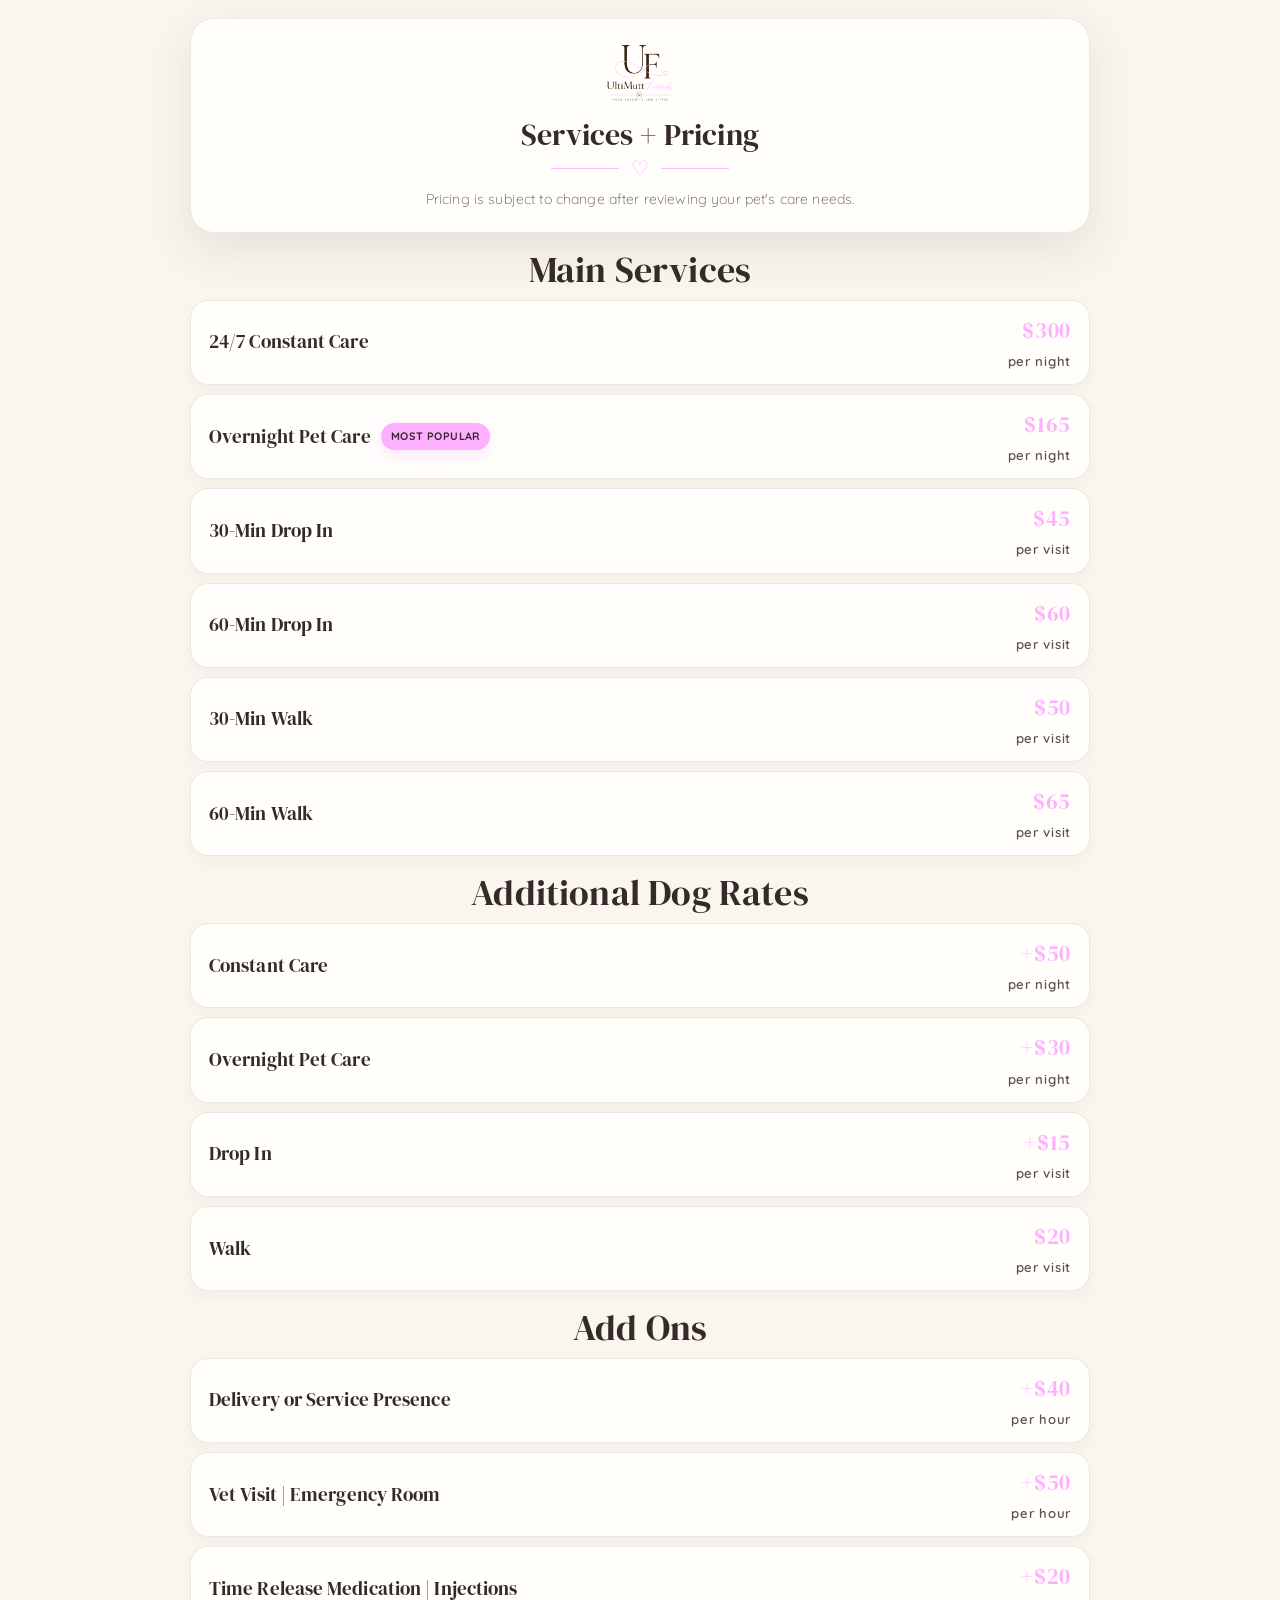
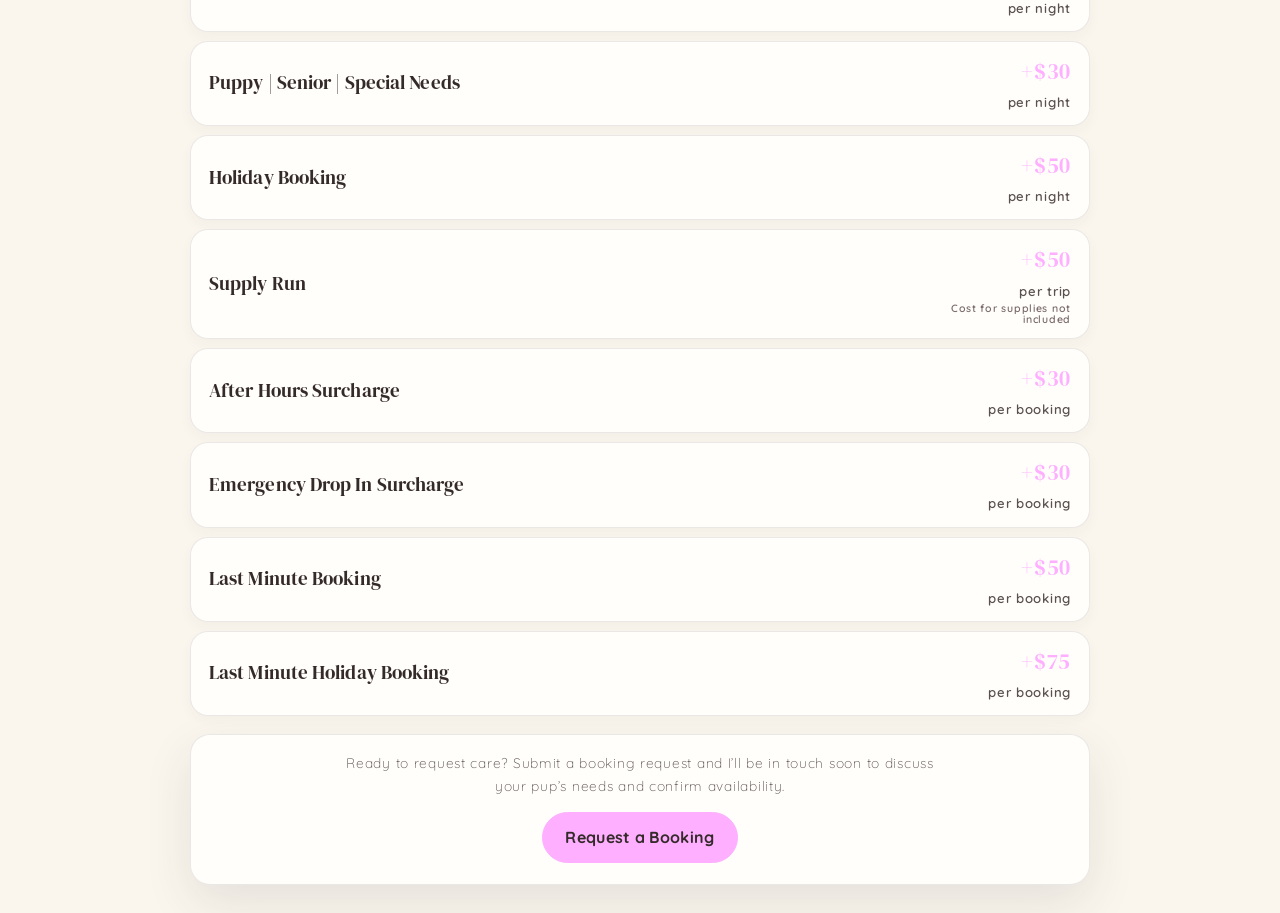
<file: service-pricing.html>
<!DOCTYPE html>
<html lang="en">
<head>
<meta charset="UTF-8" />
<meta name="viewport" content="width=device-width, initial-scale=1.0" />
<title>UltiMutt Furends | Pet Care</title>
<meta name="robots" content="noindex, nofollow" />
<link rel="shortcut icon" href="./favicon.ico?v=77" />
<link rel="icon" href="./favicon.ico?v=77" sizes="any" />
<link rel="icon" type="image/png" href="./favicon.png?v=77" />
<link rel="apple-touch-icon" href="./favicon.png?v=77" />
<link rel="preconnect" href="https://fonts.googleapis.com">
<link rel="preconnect" href="https://fonts.gstatic.com" crossorigin>
<link href="https://fonts.googleapis.com/css2?family=DM+Serif+Display:ital@0;1&family=Quicksand:wght@300;400;500;600;700&display=swap" rel="stylesheet">
<link rel="stylesheet" href="./style.css?v=77" />

<style>
/* v44 hero badge tweak */
.hero-badge,
.hero-image .hero-badge,
.hero-card .hero-badge,
.image-badge,
.best-furend-badge{
  width:280px !important;
  max-width:280px !important;
  right:8px !important;
  bottom:8px !important;
  padding:10px 20px !important;
}
.hero-badge *,
.hero-image .hero-badge *,
.hero-card .hero-badge *,
.image-badge *,
.best-furend-badge *{
  font-size:0.88em !important;
}
</style><style>
/* V54 Brittany Signature preview */
@import url('https://fonts.cdnfonts.com/css/brittany-signature');

.hero-badge,
.hero-image .hero-badge,
.hero-card .hero-badge,
.image-badge,
.best-furend-badge,
.hero-badge *,
.hero-image .hero-badge *,
.hero-card .hero-badge *,
.image-badge *,
.best-furend-badge *{
  font-family:'Brittany Signature', cursive !important;
  font-weight:400 !important;
  letter-spacing:.01em !important;
  line-height:1 !important;
}

.polaroid figcaption,
.polaroid-name,
.pet-name,
.gallery-name,
.photo-name,
.polaroid-caption,
.pet-card-name,
.gallery-card figcaption,
.pet-gallery figcaption,
.polaroid-card figcaption{
  font-family:'Brittany Signature', cursive !important;
  font-weight:400 !important;
  letter-spacing:.01em !important;
}
</style>
<style>
/* V55 hero badge width fix */
.hero-badge,
.image-badge,
.best-furend-badge{
  min-width: 680px !important;
  width: auto !important;
  padding: 22px 60px !important;
  display:flex !important;
  align-items:center !important;
  justify-content:center !important;
  text-align:center !important;
  white-space:nowrap !important;
  overflow:visible !important;
}
</style><style>
/* V57 compact hero badge final fix */
.hero-banner{
  overflow:visible !important;
}
.hero-badge{
  position:absolute !important;
  right:10px !important;
  bottom:10px !important;
  top:auto !important;
  left:auto !important;

  width:max-content !important;
  min-width:0 !important;
  max-width:calc(100% - 24px) !important;

  padding:8px 18px !important;
  border-radius:999px !important;
  box-sizing:border-box !important;

  display:inline-flex !important;
  align-items:center !important;
  justify-content:center !important;
  text-align:center !important;
  white-space:nowrap !important;
  overflow:visible !important;

  font-family:'Brittany Signature', cursive !important;
  font-size:clamp(1.35rem,1.75vw,1.8rem) !important;
  line-height:1.05 !important;
  letter-spacing:.01em !important;

  transform:rotate(-7deg) !important;
  z-index:10 !important;
}

.hero-badge *{
  font-family:'Brittany Signature', cursive !important;
  font-size:inherit !important;
  line-height:1.05 !important;
  margin:0 !important;
  padding:0 !important;
  text-align:center !important;
  white-space:nowrap !important;
}

@media(max-width:700px){
  .hero-badge{
    right:8px !important;
    bottom:8px !important;
    padding:7px 14px !important;
    font-size:1.25rem !important;
    transform:rotate(-6deg) !important;
    max-width:calc(100% - 20px) !important;
  }
}
</style>
<style>
/* V59 actual pet-name font size fix */
.polaroid figcaption,
.polaroid .polaroid-name,
.polaroid-name,
.pet-name,
.gallery-name,
.photo-name,
.polaroid-caption,
.pet-card-name,
.gallery-card figcaption,
.pet-gallery figcaption,
.polaroid-card figcaption,
.gallery-polaroid figcaption,
.gallery-item figcaption,
.polaroid span,
.polaroid p.name,
.polaroid .name{
  font-size: clamp(1.15rem, 1.55vw, 1.55rem) !important;
  line-height: 1.05 !important;
}

/* Keep mobile pet names smaller too */
@media(max-width:700px){
  .polaroid figcaption,
  .polaroid .polaroid-name,
  .polaroid-name,
  .pet-name,
  .gallery-name,
  .photo-name,
  .polaroid-caption,
  .pet-card-name,
  .gallery-card figcaption,
  .pet-gallery figcaption,
  .polaroid-card figcaption,
  .gallery-polaroid figcaption,
  .gallery-item figcaption,
  .polaroid span,
  .polaroid p.name,
  .polaroid .name{
    font-size: 1.15rem !important;
  }
}
</style>
<style>
/* V61 mobile-only refinements + pricing links */
.service-card{
  text-decoration:none !important;
  display:block;
}

@media (max-width: 700px){
  /* 1) Smaller hero badge with less pink padding */
  .hero-banner{ overflow:visible !important; }
  .hero-badge{
    position:absolute !important;
    right:9px !important;
    bottom:9px !important;
    left:auto !important;
    top:auto !important;
    width:max-content !important;
    min-width:0 !important;
    max-width:72% !important;
    padding:4px 10px !important;
    border-radius:999px !important;
    box-sizing:border-box !important;
    display:inline-flex !important;
    align-items:center !important;
    justify-content:center !important;
    text-align:center !important;
    white-space:nowrap !important;
    overflow:visible !important;
    font-size:.95rem !important;
    line-height:1 !important;
    transform:rotate(-6deg) !important;
    z-index:10 !important;
  }
  .hero-badge *{
    font-size:inherit !important;
    line-height:1 !important;
    margin:0 !important;
    padding:0 !important;
    white-space:nowrap !important;
  }

  /* 2) Pet polaroids: 2 per row on mobile */
  .polaroid-grid{
    display:grid !important;
    grid-template-columns:repeat(2, minmax(0, 1fr)) !important;
    gap:18px 14px !important;
    width:92% !important;
    max-width:520px !important;
    margin-left:auto !important;
    margin-right:auto !important;
    align-items:start !important;
  }
  .polaroid-grid .polaroid{
    width:100% !important;
    max-width:100% !important;
    margin:0 auto !important;
    padding:8px 8px 12px !important;
    box-sizing:border-box !important;
    transform:none !important;
  }
  .polaroid-grid .polaroid img{
    width:100% !important;
    height:auto !important;
    aspect-ratio:1 / 1.08 !important;
    object-fit:cover !important;
    border-radius:10px !important;
  }
  .polaroid-grid .polaroid figcaption{
    font-size:1.05rem !important;
    line-height:1 !important;
    margin-top:5px !important;
  }

  /* 3) Pink testimonial arrows restored on mobile */
  .testimonial-shell{
    position:relative !important;
    padding-left:18px !important;
    padding-right:18px !important;
  }
  .testimonial-shell .slide-btn,
  .testimonial-shell .testimonial-arrow{
    display:flex !important;
    opacity:1 !important;
    visibility:visible !important;
    pointer-events:auto !important;
    position:absolute !important;
    top:50% !important;
    transform:translateY(-50%) !important;
    width:38px !important;
    height:38px !important;
    border-radius:999px !important;
    border:1px solid rgba(253,174,255,.75) !important;
    background:#fdaeff !important;
    color:#3a2d2d !important;
    align-items:center !important;
    justify-content:center !important;
    z-index:30 !important;
    font-size:1.35rem !important;
    line-height:1 !important;
    box-shadow:0 10px 26px rgba(58,45,45,.16) !important;
  }
  .testimonial-shell .prev{ left:0 !important; }
  .testimonial-shell .next{ right:0 !important; }

  /* 4) Pricing page mobile: centered narrower containers so paws show */
  .pricing-wrap{
    width:100% !important;
    max-width:100% !important;
  }
  .pricing-hero{
    width:88% !important;
    max-width:500px !important;
    margin-left:auto !important;
    margin-right:auto !important;
    padding-left:18px !important;
    padding-right:18px !important;
    box-sizing:border-box !important;
  }
  .pricing-list{
    width:100% !important;
    max-width:100% !important;
    margin-left:auto !important;
    margin-right:auto !important;
  }
  .price-row{
    width:86% !important;
    max-width:430px !important;
    margin-left:auto !important;
    margin-right:auto !important;
    padding-left:18px !important;
    padding-right:18px !important;
    box-sizing:border-box !important;
  }
  .pricing-footer{
    width:88% !important;
    max-width:500px !important;
    margin-left:auto !important;
    margin-right:auto !important;
    box-sizing:border-box !important;
  }
}
</style>
<style>
/* V62 mobile final fixes */
@media (max-width: 700px){
  .testimonial-card{ transition: opacity .95s ease, visibility .95s ease !important; }
  .testimonial-shell .slide-btn,
  .testimonial-shell .testimonial-arrow{ touch-action: manipulation !important; }

  .polaroid-grid .polaroid{
    transition: transform .25s ease, box-shadow .25s ease, border-color .25s ease !important;
    will-change: transform !important;
  }
  .polaroid-grid .polaroid:nth-child(4n+1){ transform: rotate(-2.4deg) !important; }
  .polaroid-grid .polaroid:nth-child(4n+2){ transform: rotate(2deg) translateY(5px) !important; }
  .polaroid-grid .polaroid:nth-child(4n+3){ transform: rotate(-1.4deg) translateY(-3px) !important; }
  .polaroid-grid .polaroid:nth-child(4n+4){ transform: rotate(2.6deg) translateY(4px) !important; }
  .polaroid-grid .polaroid:active,
  .polaroid-grid .polaroid:hover{
    transform: translateY(-6px) rotate(0deg) scale(1.025) !important;
    box-shadow: 0 18px 38px rgba(53,42,42,.16) !important;
    border-color: rgba(253,174,255,.75) !important;
    z-index: 5 !important;
  }
  .polaroid-grid .polaroid img{ transition: transform .25s ease !important; }
  .polaroid-grid .polaroid:active img,
  .polaroid-grid .polaroid:hover img{ transform: scale(1.035) !important; }

  .pricing-page{ padding-left: 0 !important; padding-right: 0 !important; }
  .pricing-wrap{ width: 100% !important; max-width: 100% !important; }
  .pricing-hero{
    width: 82% !important;
    max-width: 390px !important;
    margin-left: auto !important;
    margin-right: auto !important;
  }
  .price-row{
    width: 78% !important;
    max-width: 350px !important;
    margin-left: auto !important;
    margin-right: auto !important;
    padding: 10px 14px !important;
    gap: 8px !important;
  }
  .price-row h3{ font-size: clamp(.95rem, 4.6vw, 1.1rem) !important; }
  .price-row p{ font-size: .8rem !important; }
  .price-row p span{ font-size: clamp(1.05rem, 5vw, 1.3rem) !important; }
  .pricing-footer{
    width: 82% !important;
    max-width: 390px !important;
    margin-left: auto !important;
    margin-right: auto !important;
  }
  .pricing-paw{ font-size: 2.1rem !important; }
}
</style>

<style>
body{background:var(--cream);color:var(--brown);}
.pricing-page{min-height:100vh;padding:18px 0 28px;position:relative;overflow-x:hidden;}
.pricing-wrap{width:min(900px,92vw);margin:0 auto;position:relative;z-index:1;}
.pricing-hero{width:100%;box-sizing:border-box;background:var(--white);border:1px solid var(--line);border-radius:24px;padding:18px 22px 20px;box-shadow:var(--shadow);margin:0 auto 18px;display:flex;flex-direction:column;align-items:center;text-align:center;}
.pricing-hero img{width:112px;margin:0 auto 8px;display:block;}
.pricing-hero h1{font-family:'DM Serif Display',serif;font-size:clamp(1.75rem,2.35vw,2.35rem)!important;line-height:1.02;margin:0 auto!important;color:var(--brown);text-align:center!important;white-space:nowrap;}
.pricing-divider{display:flex;align-items:center;justify-content:center;gap:12px;margin:8px auto 10px;width:100%;}
.pricing-divider span{width:68px;height:1.5px;background:var(--pink);opacity:.85;display:block;}
.pricing-divider b{font-weight:400;color:var(--pink);font-size:1.25rem;line-height:1;}
.pricing-hero p{max-width:600px;margin:0 auto;color:#5a5050;font-size:.88rem;letter-spacing:.01em;text-align:center;}
.pricing-section{margin:20px auto 0;}
.pricing-category-title{font-family:'DM Serif Display',serif;font-size:clamp(1.55rem,3vw,2.25rem);text-align:center;margin:0 auto 12px;color:var(--brown);}
.pricing-list{background:transparent;border:0;border-radius:0;padding:0;box-shadow:none;}
.price-row{display:grid;grid-template-columns:1fr auto;gap:14px;align-items:center;padding:12px 18px;margin:9px auto;background:#fffefb;border:1px solid rgba(53,42,42,.10);border-radius:18px;transition:transform .25s ease,box-shadow .25s ease,border-color .25s ease,background .25s ease;box-shadow:0 6px 14px rgba(53,42,42,.035);position:relative;}
.price-row:hover{transform:translateY(-3px);border-color:rgba(253,174,255,.9);background:#fff7ff;box-shadow:0 13px 26px rgba(253,174,255,.18);}
.price-title{display:flex;align-items:center;gap:10px;flex-wrap:wrap;}
.price-row h3{font-family:'DM Serif Display',serif;font-size:clamp(.95rem,1.45vw,1.18rem);line-height:1.08;margin:0;color:var(--brown);}
.price-row p{margin:0;text-align:right;color:#5a5050;white-space:nowrap;font-weight:600;font-size:.82rem;display:flex;flex-direction:column;align-items:flex-end;gap:1px;}
.price-row p span{font-family:'DM Serif Display',serif;color:var(--pink);font-size:clamp(1.05rem,1.7vw,1.35rem);font-weight:400;}
.popular-badge{display:inline-flex;align-items:center;justify-content:center;background:var(--pink);color:var(--brown);border-radius:999px;padding:4px 10px;font-size:.68rem;font-weight:700;letter-spacing:.04em;text-transform:uppercase;box-shadow:0 7px 16px rgba(253,174,255,.25);}
.price-note{font-size:.66rem;color:#7a6a6a;font-weight:600;line-height:1.1;white-space:normal;text-align:right;max-width:150px;}
.pricing-footer{margin-top:18px;background:var(--white);border:1px solid var(--line);border-radius:20px;padding:16px;text-align:center;box-shadow:var(--shadow);}
.pricing-footer p{max-width:620px;margin:0 auto 10px;color:#5a5050;font-size:.86rem;}
.pricing-footer .btn{display:inline-flex;margin:5px;}
.pricing-paws{position:fixed;inset:0;pointer-events:none;z-index:0;overflow:hidden;}
.pricing-paw{position:absolute;color:rgba(253,174,255,.34);font-size:2.9rem;animation:walkPaw 8s linear infinite;opacity:0;}
.pricing-paw:nth-child(1){left:3%;top:9%;animation-delay:0s;}
.pricing-paw:nth-child(2){left:7%;top:25%;animation-delay:1.1s;}
.pricing-paw:nth-child(3){right:7%;top:13%;animation-delay:2.2s;}
.pricing-paw:nth-child(4){right:4%;top:36%;animation-delay:3.2s;}
.pricing-paw:nth-child(5){left:5%;bottom:20%;animation-delay:4.2s;}
.pricing-paw:nth-child(6){right:8%;bottom:18%;animation-delay:5.3s;}
@keyframes walkPaw{0%{transform:translateY(24px) rotate(-18deg) scale(.75);opacity:0;}18%{opacity:.55;}50%{transform:translateY(-20px) rotate(10deg) scale(1);opacity:.35;}85%{opacity:.18;}100%{transform:translateY(-78px) rotate(22deg) scale(.8);opacity:0;}}
@media(max-width:700px){.pricing-wrap{width:100%;max-width:100%;}.pricing-hero{width:82%;max-width:390px;margin-left:auto;margin-right:auto;}.pricing-category-title{font-size:1.55rem;margin-bottom:10px;}.price-row{width:78%;max-width:350px;padding:10px 14px;gap:8px;}.price-row h3{font-size:clamp(.95rem,4.6vw,1.1rem);}.price-row p{font-size:.8rem;}.price-row p span{font-size:clamp(1.05rem,5vw,1.3rem);}.popular-badge{font-size:.58rem;padding:3px 8px;}.price-note{font-size:.6rem;max-width:120px;}.pricing-footer{width:82%;max-width:390px;margin-left:auto;margin-right:auto;}.pricing-paw{font-size:2.2rem;}}
@media print{.pricing-paws,.pricing-footer .btn{display:none}.pricing-page{padding:0}.pricing-hero,.price-row,.pricing-footer{box-shadow:none}}
</style>

<style>
/* V64 mobile-only testimonial + banner speed fix */
@media(max-width:700px){
  .soft-marquee,
  .soft-marquee *,
  .marquee,
  .marquee *,
  .marquee-track,
  .soft-marquee-track,
  .marquee-content,
  .marquee-inner{
    animation-duration:16s !important;
  }

  .testimonial-card{
    transition:opacity .55s ease, visibility .55s ease !important;
  }
}
</style>
<style>
/* V65 mobile hero + testimonial fixes */
@media(max-width:700px){
  /* Make the initial mobile hero shorter so image + badge appear before the rolling banner */
  .hero{
    min-height:auto !important;
    padding:76px 18px 18px !important;
    gap:14px !important;
  }
  .hero-copy{
    gap:8px !important;
  }
  .hero-copy .eyebrow{
    margin-bottom:0 !important;
    font-size:.72rem !important;
  }
  .hero h1{
    font-size:clamp(2.55rem, 14vw, 4rem) !important;
    line-height:.86 !important;
    margin:0 !important;
  }
  .mini-divider{
    margin:4px auto 6px !important;
    transform:scale(.82) !important;
  }
  .hero-subtitle{
    font-size:.9rem !important;
    line-height:1.35 !important;
    margin:0 auto !important;
    max-width:330px !important;
  }
  .hero-buttons{
    gap:8px !important;
    margin-top:4px !important;
  }
  .hero-buttons .btn{
    padding:9px 14px !important;
    font-size:.76rem !important;
  }
  .hero-image{
    margin-top:0 !important;
  }
  .hero-banner{
    max-width:330px !important;
    margin:0 auto !important;
  }
  .hero-banner img{
    aspect-ratio:1.02 / 1 !important;
    height:auto !important;
    max-height:285px !important;
    object-fit:cover !important;
  }
  .hero-badge{
    right:8px !important;
    bottom:8px !important;
    padding:4px 10px !important;
    font-size:.95rem !important;
  }

  /* Testimonials: no stacked tap conflicts, calmer transition */
  .testimonial-shell{
    position:relative !important;
  }
  .testimonial-card{
    transition:opacity .45s ease, visibility .45s ease !important;
  }
  .testimonial-shell .slide-btn{
    cursor:pointer !important;
    touch-action:manipulation !important;
    -webkit-tap-highlight-color:transparent !important;
  }

  /* Restore/fix rolling banner speed on mobile */
  .soft-marquee-track,
  .soft-marquee .marquee-track,
  .soft-marquee-track *,
  .marquee-track,
  .marquee-content,
  .marquee-inner{
    animation-duration:16s !important;
  }
}
</style>
<style>
/* V66 mobile hero polish + smoother testimonials */
@media(max-width:700px){
  /* Remove awkward top gap and fit full hero before rolling banner */
  .hero{
    min-height:calc(100svh - 118px) !important;
    padding:20px 18px 14px !important;
    gap:10px !important;
    display:flex !important;
    flex-direction:column !important;
    justify-content:flex-start !important;
    align-items:center !important;
  }

  .hero-copy{
    width:100% !important;
    display:flex !important;
    flex-direction:column !important;
    align-items:center !important;
    text-align:center !important;
    gap:0 !important;
    margin:0 auto !important;
  }

  .hero-copy .eyebrow{
    font-size:.68rem !important;
    letter-spacing:.22em !important;
    line-height:1.1 !important;
    margin:0 0 5px !important;
  }

  .hero h1{
    font-size:clamp(2.65rem, 13vw, 3.85rem) !important;
    line-height:.88 !important;
    letter-spacing:-.035em !important;
    margin:0 auto !important;
    max-width:355px !important;
  }

  .mini-divider{
    margin:9px auto 8px !important;
    transform:scale(.76) !important;
    transform-origin:center !important;
  }

  .hero-subtitle{
    font-size:.82rem !important;
    line-height:1.28 !important;
    max-width:320px !important;
    margin:0 auto 9px !important;
    letter-spacing:.025em !important;
  }

  .hero-buttons{
    display:flex !important;
    justify-content:center !important;
    align-items:center !important;
    gap:8px !important;
    margin:0 auto 8px !important;
    width:100% !important;
  }

  .hero-buttons .btn{
    padding:9px 13px !important;
    font-size:.72rem !important;
    line-height:1 !important;
    min-height:38px !important;
    border-radius:999px !important;
  }

  .hero-image{
    width:100% !important;
    margin:0 auto !important;
    display:flex !important;
    justify-content:center !important;
  }

  .hero-banner{
    width:min(84vw, 330px) !important;
    max-width:330px !important;
    margin:0 auto !important;
    border-radius:24px !important;
    padding:8px !important;
    box-sizing:border-box !important;
  }

  .hero-banner img{
    width:100% !important;
    height:auto !important;
    max-height:none !important;
    aspect-ratio:1.13 / 1 !important;
    object-fit:cover !important;
    object-position:center !important;
    border-radius:18px !important;
    display:block !important;
  }

  .hero-badge{
    right:8px !important;
    bottom:8px !important;
    width:max-content !important;
    max-width:72% !important;
    min-width:0 !important;
    padding:4px 10px !important;
    font-size:.9rem !important;
    line-height:1 !important;
    transform:rotate(-5deg) !important;
    white-space:nowrap !important;
  }

  .hero-badge *{
    font-size:inherit !important;
    line-height:1 !important;
    white-space:nowrap !important;
  }

  /* Keep rolling banner just after first mobile viewport */
  .soft-marquee,
  .marquee{
    margin-top:0 !important;
  }

  /* Smoother testimonial fade on mobile */
  .testimonial-card{
    transition:
      opacity .85s ease,
      visibility .85s ease,
      transform .85s ease !important;
    transform:translateY(8px) scale(.985) !important;
  }

  .testimonial-card.active{
    transform:translateY(0) scale(1) !important;
  }

  .testimonial-shell .slide-btn,
  .testimonial-shell .testimonial-arrow{
    transition:transform .25s ease, background .25s ease, box-shadow .25s ease !important;
  }

  .testimonial-shell .slide-btn:active,
  .testimonial-shell .testimonial-arrow:active{
    transform:translateY(-50%) scale(.94) !important;
  }

  /* Banner speed on mobile */
  .soft-marquee-track,
  .soft-marquee .marquee-track,
  .soft-marquee-track *,
  .marquee-track,
  .marquee-content,
  .marquee-inner{
    animation-duration:14s !important;
  }
}

/* Slightly shorter phones */
@media(max-width:700px) and (max-height:760px){
  .hero{
    padding-top:14px !important;
    gap:8px !important;
  }
  .hero h1{
    font-size:clamp(2.45rem, 12.2vw, 3.55rem) !important;
  }
  .mini-divider{
    margin:7px auto 6px !important;
    transform:scale(.7) !important;
  }
  .hero-subtitle{
    font-size:.78rem !important;
    margin-bottom:7px !important;
  }
  .hero-buttons .btn{
    min-height:36px !important;
    padding:8px 12px !important;
    font-size:.7rem !important;
  }
  .hero-banner{
    width:min(80vw, 312px) !important;
  }
}
</style>
<style>
/* V67 requested updates */
@media(max-width:700px){
  /* More breathing room between eyebrow and hero title */
  .hero-copy .eyebrow{
    margin-bottom:12px !important;
  }
  .hero h1{
    margin-top:0 !important;
  }

  /* Reduce gap between Meet Deepa and Furends Fur Life */
  #about{
    padding-bottom:28px !important;
  }
  #gallery{
    padding-top:24px !important;
  }
  #gallery .section-heading{
    margin-bottom:22px !important;
  }
}
</style>
<style>
/* V68 mobile hero spacing + exact brand pink */
:root{
  --pink:#FEAFFF !important;
  --pink2:#FEAFFF !important;
}

@media(max-width:700px){
  .hero{
    gap:16px !important;
  }

  .hero-copy{
    gap:0 !important;
  }

  .hero-copy .eyebrow{
    margin:0 0 16px !important;
  }

  .hero h1{
    margin:0 auto 14px !important;
  }

  .mini-divider{
    margin:0 auto 14px !important;
  }

  .hero-subtitle{
    margin:0 auto 16px !important;
    line-height:1.45 !important;
  }

  .hero-buttons{
    margin:0 auto 16px !important;
  }

  .hero-image,
  .hero-banner{
    margin-top:4px !important;
  }
}
</style>
<style>
/* V70 final spacing polish */
@media (max-width:700px){
  /* Keep the eyebrow/title breathing room, but tighten the title-divider-subtitle group */
  .hero h1{
    margin:0 auto 6px !important;
  }
  .mini-divider{
    margin:0 auto 6px !important;
  }
  .hero-subtitle{
    margin:0 auto 16px !important;
  }
}

/* Tighter transition from Meet Deepa into Furends Fur Life on desktop/tablet */
@media (min-width:701px){
  #about{
    padding-bottom:34px !important;
  }
  #gallery{
    padding-top:34px !important;
  }
}
</style>
<style>
/* V71 mobile-only hero refinements */
@media(max-width:700px){
  .hero-copy .eyebrow{
    font-size:.71rem !important;
  }

  .hero h1{
    font-size:clamp(2.76rem, 13.5vw, 4rem) !important;
  }

  .hero-subtitle{
    font-size:.84rem !important;
  }

  .hero-buttons .btn{
    font-size:.74rem !important;
    padding:9.5px 13.5px !important;
    min-height:39px !important;
  }

  .hero-banner{
    width:min(89vw, 350px) !important;
    max-width:350px !important;
    margin-bottom:22px !important;
  }

  .hero-banner img{
    width:100% !important;
    height:auto !important;
    max-height:none !important;
    aspect-ratio:1.13 / 1 !important;
    object-fit:cover !important;
    object-position:center !important;
  }

  .hero-badge{
    font-size:.94rem !important;
    padding:4.5px 10.5px !important;
    right:8px !important;
    bottom:8px !important;
  }

  .soft-marquee,
  .marquee{
    margin-top:0 !important;
  }
}

/* Slightly shorter phones */
@media(max-width:700px) and (max-height:760px){
  .hero-copy .eyebrow{
    font-size:.69rem !important;
  }

  .hero h1{
    font-size:clamp(2.58rem, 12.7vw, 3.72rem) !important;
  }

  .hero-subtitle{
    font-size:.81rem !important;
  }

  .hero-buttons .btn{
    font-size:.72rem !important;
    min-height:37px !important;
    padding:8.5px 12.5px !important;
  }

  .hero-banner{
    width:min(85vw, 330px) !important;
    margin-bottom:20px !important;
  }

  .hero-badge{
    font-size:.91rem !important;
  }
}
</style>
<style>
/* V72 mobile hero scale fix */
@media(max-width:700px){
  .hero{
    width:100% !important;
    max-width:none !important;
    padding-left:10px !important;
    padding-right:10px !important;
  }

  .hero-copy{
    width:100% !important;
    max-width:none !important;
  }

  .hero-copy .eyebrow{
    font-size:.76rem !important;
    letter-spacing:.2em !important;
  }

  .hero h1{
    font-size:clamp(3rem, 15vw, 4.45rem) !important;
    max-width:390px !important;
    line-height:.86 !important;
  }

  .mini-divider{
    transform:scale(.86) !important;
  }

  .hero-subtitle{
    font-size:.9rem !important;
    max-width:360px !important;
    line-height:1.42 !important;
  }

  .hero-buttons{
    gap:10px !important;
  }

  .hero-buttons .btn{
    font-size:.79rem !important;
    padding:11px 16px !important;
    min-height:42px !important;
  }

  .hero-image{
    width:100% !important;
    max-width:none !important;
  }

  .hero-banner{
    width:min(94vw, 390px) !important;
    max-width:390px !important;
    padding:9px !important;
    border-radius:26px !important;
  }

  .hero-banner img{
    width:100% !important;
    aspect-ratio:1.12 / 1 !important;
    border-radius:20px !important;
  }

  .hero-badge{
    font-size:1rem !important;
    padding:5px 11px !important;
    max-width:76% !important;
  }
}

@media(max-width:390px){
  .hero h1{
    font-size:clamp(2.8rem, 14.5vw, 4rem) !important;
  }

  .hero-subtitle{
    font-size:.86rem !important;
  }

  .hero-buttons .btn{
    font-size:.75rem !important;
    padding:10px 14px !important;
  }

  .hero-banner{
    width:min(92vw, 360px) !important;
  }
}
</style>
<style>
/* V73 balanced mobile hero */
@media (max-width:700px){
.hero h1{font-size:clamp(2.8rem,13.8vw,4.1rem)!important;line-height:.88!important;}
.hero-copy .eyebrow{font-size:.72rem!important;}
.hero-subtitle{font-size:.88rem!important;max-width:340px!important;}
.hero-banner{width:min(91vw,372px)!important;max-width:372px!important;}
.hero-banner img{aspect-ratio:1.08/1!important;}
.hero-badge{font-size:.95rem!important;max-width:72%!important;}
.hero-buttons .btn{font-size:.78rem!important;padding:10px 15px!important;}
}
</style><style>
/* V74 mobile title rebalance */
@media (max-width:700px){
  .hero h1{
    font-size:clamp(2.58rem,12.9vw,3.82rem)!important;
    line-height:.9!important;
    max-width:360px!important;
  }
}
</style><style>
/* V75 mobile first-view hero fit */
@media(max-width:700px){
  /* Fit the entire hero image and badge within the first mobile viewport */
  .hero{
    min-height:calc(100svh - 116px) !important;
    padding:16px 10px 12px !important;
    gap:8px !important;
    justify-content:flex-start !important;
  }

  .hero-copy{
    gap:0 !important;
  }

  .hero-copy .eyebrow{
    margin:0 0 9px !important;
    font-size:.71rem !important;
    line-height:1.05 !important;
  }

  .hero h1{
    font-size:clamp(2.42rem, 12.1vw, 3.55rem) !important;
    line-height:.88 !important;
    margin:0 auto 7px !important;
    max-width:350px !important;
  }

  .mini-divider{
    margin:0 auto 7px !important;
    transform:scale(.72) !important;
  }

  .hero-subtitle{
    font-size:.8rem !important;
    line-height:1.28 !important;
    max-width:320px !important;
    margin:0 auto 8px !important;
  }

  .hero-buttons{
    gap:7px !important;
    margin:0 auto 8px !important;
  }

  .hero-buttons .btn{
    font-size:.71rem !important;
    padding:8px 12px !important;
    min-height:36px !important;
  }

  .hero-image{
    width:100% !important;
    margin:0 auto !important;
  }

  .hero-banner{
    width:min(82vw, 330px) !important;
    max-width:330px !important;
    margin:0 auto 14px !important;
    padding:7px !important;
    border-radius:23px !important;
  }

  .hero-banner img{
    width:100% !important;
    height:auto !important;
    max-height:270px !important;
    aspect-ratio:1.12 / 1 !important;
    object-fit:cover !important;
    object-position:center !important;
    border-radius:17px !important;
  }

  .hero-badge{
    right:7px !important;
    bottom:7px !important;
    font-size:.88rem !important;
    padding:4px 9px !important;
    max-width:72% !important;
  }

  .soft-marquee,
  .marquee{
    margin-top:0 !important;
  }
}

/* Shorter iPhone screens */
@media(max-width:700px) and (max-height:780px){
  .hero{
    padding-top:12px !important;
    gap:6px !important;
  }

  .hero-copy .eyebrow{
    margin-bottom:7px !important;
    font-size:.68rem !important;
  }

  .hero h1{
    font-size:clamp(2.28rem, 11.6vw, 3.3rem) !important;
    margin-bottom:5px !important;
  }

  .mini-divider{
    margin-bottom:5px !important;
    transform:scale(.68) !important;
  }

  .hero-subtitle{
    font-size:.76rem !important;
    margin-bottom:6px !important;
  }

  .hero-buttons{
    margin-bottom:6px !important;
  }

  .hero-buttons .btn{
    min-height:34px !important;
    padding:7px 11px !important;
    font-size:.69rem !important;
  }

  .hero-banner{
    width:min(79vw, 310px) !important;
    max-width:310px !important;
    margin-bottom:12px !important;
  }

  .hero-banner img{
    max-height:248px !important;
  }

  .hero-badge{
    font-size:.84rem !important;
  }
}
</style>
<style>
/* V76 mobile hero refinement */
@media(max-width:700px){
  /* Keep the scrolling banner completely below the first viewport */
  .hero{
    min-height:calc(100svh - 116px) !important;
    box-sizing:border-box !important;
    padding-bottom:22px !important;
  }

  /* Slightly larger CTA buttons */
  .hero-buttons{
    gap:10px !important;
    margin-bottom:10px !important;
  }

  .hero-buttons .btn{
    font-size:.76rem !important;
    padding:10px 15px !important;
    min-height:40px !important;
  }

  /* Increase hero image without making the whole section feel oversized */
  .hero-banner{
    width:min(87vw, 350px) !important;
    max-width:350px !important;
    margin:0 auto 18px !important;
    padding:8px !important;
  }

  .hero-banner img{
    max-height:none !important;
    aspect-ratio:1.12 / 1 !important;
  }

  /* Slightly larger bottom-right pink badge */
  .hero-badge{
    font-size:.94rem !important;
    padding:5px 10px !important;
    max-width:75% !important;
    right:8px !important;
    bottom:8px !important;
  }

  /* Add a clean spacer before the scrolling banner */
  .soft-marquee,
  .marquee{
    margin-top:0 !important;
  }
}

/* Shorter phone screens */
@media(max-width:700px) and (max-height:780px){
  .hero{
    min-height:calc(100svh - 108px) !important;
    padding-bottom:18px !important;
  }

  .hero-buttons .btn{
    font-size:.73rem !important;
    padding:9px 13px !important;
    min-height:38px !important;
  }

  .hero-banner{
    width:min(84vw, 330px) !important;
    max-width:330px !important;
    margin-bottom:16px !important;
  }

  .hero-badge{
    font-size:.9rem !important;
    padding:4.5px 9.5px !important;
  }
}
</style>
<style>
/* V77 mobile hero spacing, badge, and button refinements */
@media(max-width:700px){
  /* Add a little more breathing room above the eyebrow */
  .hero-copy .eyebrow{
    margin-top:8px !important;
  }

  /* Balance spacing above and below the CTA row */
  .hero-buttons{
    margin-top:12px !important;
    margin-bottom:12px !important;
  }

  /* Larger bottom-right badge and text */
  .hero-badge{
    font-size:1.02rem !important;
    padding:6px 13px !important;
    max-width:80% !important;
    right:8px !important;
    bottom:8px !important;
  }
}

@media(max-width:700px) and (max-height:780px){
  .hero-copy .eyebrow{
    margin-top:6px !important;
  }

  .hero-buttons{
    margin-top:10px !important;
    margin-bottom:10px !important;
  }

  .hero-badge{
    font-size:.97rem !important;
    padding:5px 11px !important;
    max-width:78% !important;
  }
}
</style>
</head>
<body>
<main class="pricing-page">
<div class="pricing-paws"><span class="pricing-paw">🐾</span><span class="pricing-paw">🐾</span><span class="pricing-paw">🐾</span><span class="pricing-paw">🐾</span><span class="pricing-paw">🐾</span><span class="pricing-paw">🐾</span></div>
<div class="pricing-wrap">
<section class="pricing-hero">
<img src="./logo.png" alt="UltiMutt Furends logo">
<h1>Services + Pricing</h1>
<div class="pricing-divider"><span></span><b>♡</b><span></span></div>
<p>Pricing is subject to change after reviewing your pet's care needs.</p>
</section>
<section class="pricing-section"><h2 class="pricing-category-title">Main Services</h2><div class="pricing-list">
<article class="price-row"><div class="price-title"><h3>24/7 Constant Care</h3></div><p><span>$300</span> per night</p></article>
<article class="price-row"><div class="price-title"><h3>Overnight Pet Care</h3><span class="popular-badge">Most Popular</span></div><p><span>$165</span> per night</p></article>
<article class="price-row"><div class="price-title"><h3>30-Min Drop In</h3></div><p><span>$45</span> per visit</p></article>
<article class="price-row"><div class="price-title"><h3>60-Min Drop In</h3></div><p><span>$60</span> per visit</p></article>
<article class="price-row"><div class="price-title"><h3>30-Min Walk</h3></div><p><span>$50</span> per visit</p></article>
<article class="price-row"><div class="price-title"><h3>60-Min Walk</h3></div><p><span>$65</span> per visit</p></article>
</div></section><section class="pricing-section"><h2 class="pricing-category-title">Additional Dog Rates</h2><div class="pricing-list">
<article class="price-row"><div class="price-title"><h3>Constant Care</h3></div><p><span>+$50</span> per night</p></article>
<article class="price-row"><div class="price-title"><h3>Overnight Pet Care</h3></div><p><span>+$30</span> per night</p></article>
<article class="price-row"><div class="price-title"><h3>Drop In</h3></div><p><span>+$15</span> per visit</p></article>
<article class="price-row"><div class="price-title"><h3>Walk</h3></div><p><span>$20</span> per visit</p></article>
</div></section><section class="pricing-section"><h2 class="pricing-category-title">Add Ons</h2><div class="pricing-list">
<article class="price-row"><div class="price-title"><h3>Delivery or Service Presence</h3></div><p><span>+$40</span> per hour</p></article>
<article class="price-row"><div class="price-title"><h3>Vet Visit | Emergency Room</h3></div><p><span>+$50</span> per hour</p></article>
<article class="price-row"><div class="price-title"><h3>Time Release Medication | Injections</h3></div><p><span>+$20</span> per night</p></article>
<article class="price-row"><div class="price-title"><h3>Puppy | Senior | Special Needs</h3></div><p><span>+$30</span> per night</p></article>
<article class="price-row"><div class="price-title"><h3>Holiday Booking</h3></div><p><span>+$50</span> per night</p></article>
<article class="price-row"><div class="price-title"><h3>Supply Run</h3></div><p><span>+$50</span> per trip<small class="price-note">Cost for supplies not included</small></p></article>
<article class="price-row"><div class="price-title"><h3>After Hours Surcharge</h3></div><p><span>+$30</span> per booking</p></article>
<article class="price-row"><div class="price-title"><h3>Emergency Drop In Surcharge</h3></div><p><span>+$30</span> per booking</p></article>
<article class="price-row"><div class="price-title"><h3>Last Minute Booking</h3></div><p><span>+$50</span> per booking</p></article>
<article class="price-row"><div class="price-title"><h3>Last Minute Holiday Booking</h3></div><p><span>+$75</span> per booking</p></article>
</div></section>
<section class="pricing-footer">
<p>Ready to request care? Submit a booking request and I’ll be in touch soon to discuss your pup’s needs and confirm availability.</p>
<a class="btn primary" href="./index.html#booking">Request a Booking</a>
</section>
</div>
</main>
</body>
</html>
</file>
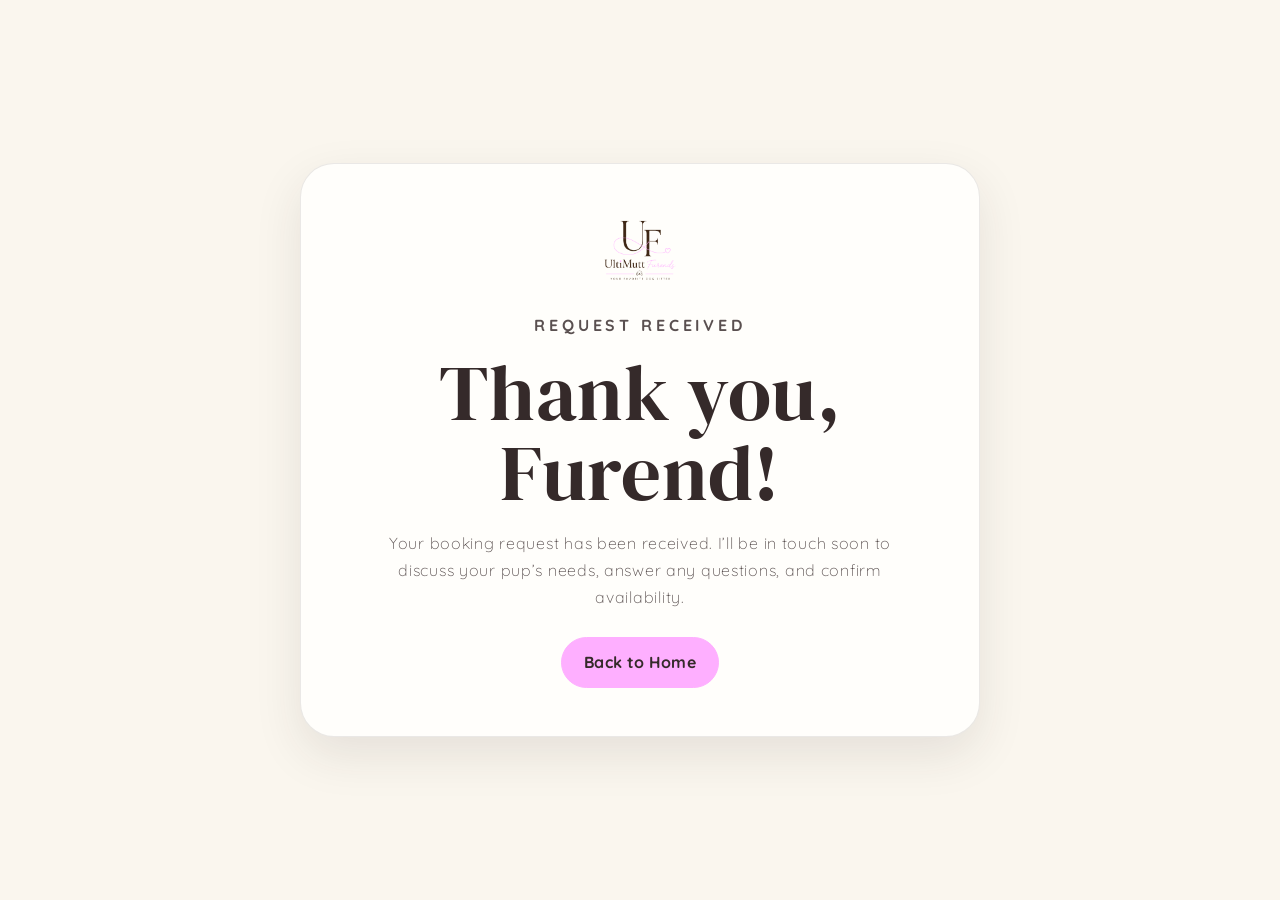
<file: success.html>
<!DOCTYPE html>
<html lang="en">
<head>
  <meta charset="UTF-8" />
  <meta name="viewport" content="width=device-width, initial-scale=1.0" />
  <title>UltiMutt Furends | Pet Care</title>
  <link rel="shortcut icon" href="./favicon.ico?v=77" />
  <link rel="icon" href="./favicon.ico?v=77" sizes="any" />
  <link rel="icon" type="image/png" href="./favicon.png?v=77" />
  <link rel="apple-touch-icon" href="./favicon.png?v=77" />
  <link rel="preconnect" href="https://fonts.googleapis.com">
  <link rel="preconnect" href="https://fonts.gstatic.com" crossorigin>
  <link href="https://fonts.googleapis.com/css2?family=DM+Serif+Display:ital@0;1&family=Quicksand:wght@300;400;500;600;700&family=Sacramento&display=swap" rel="stylesheet">
  <link rel="stylesheet" href="./style.css?v=77" />
  <style>
    body{
      min-height:100vh;
      display:grid;
      place-items:center;
      padding:28px;
      text-align:center;
      background:var(--cream);
    }
    .success-card{
      width:min(680px,92vw);
      background:var(--white);
      border:1px solid var(--line);
      border-radius:34px;
      padding:clamp(30px,5vw,48px);
      box-shadow:var(--shadow);
      display:flex;
      flex-direction:column;
      align-items:center;
      justify-content:center;
    }
    .success-card img{
      width:120px;
      margin:0 auto 20px;
      display:block;
    }
    .success-card .eyebrow{
      margin:0 auto 14px;
      text-align:center;
    }
    .success-card h1{
      font-family:'DM Serif Display',serif;
      font-size:clamp(2rem,3.4vw,2.85rem);
      line-height:1;
      margin:0 auto 18px;
      color:var(--brown);
      text-align:center;
      max-width:560px;
    }
    .success-card p{
      max-width:520px;
      margin:0 auto;
      color:#5a5050;
      font-size:1rem;
      text-align:center;
    }
    .success-card .btn{
      margin-top:26px;
    }
  </style>
<style>
/* v44 hero badge tweak */
.hero-badge,
.hero-image .hero-badge,
.hero-card .hero-badge,
.image-badge,
.best-furend-badge{
  width:280px !important;
  max-width:280px !important;
  right:8px !important;
  bottom:8px !important;
  padding:10px 20px !important;
}
.hero-badge *,
.hero-image .hero-badge *,
.hero-card .hero-badge *,
.image-badge *,
.best-furend-badge *{
  font-size:0.88em !important;
}
</style><style>
/* V54 Brittany Signature preview */
@import url('https://fonts.cdnfonts.com/css/brittany-signature');

.hero-badge,
.hero-image .hero-badge,
.hero-card .hero-badge,
.image-badge,
.best-furend-badge,
.hero-badge *,
.hero-image .hero-badge *,
.hero-card .hero-badge *,
.image-badge *,
.best-furend-badge *{
  font-family:'Brittany Signature', cursive !important;
  font-weight:400 !important;
  letter-spacing:.01em !important;
  line-height:1 !important;
}

.polaroid figcaption,
.polaroid-name,
.pet-name,
.gallery-name,
.photo-name,
.polaroid-caption,
.pet-card-name,
.gallery-card figcaption,
.pet-gallery figcaption,
.polaroid-card figcaption{
  font-family:'Brittany Signature', cursive !important;
  font-weight:400 !important;
  letter-spacing:.01em !important;
}
</style>
<style>
/* V55 hero badge width fix */
.hero-badge,
.image-badge,
.best-furend-badge{
  min-width: 680px !important;
  width: auto !important;
  padding: 22px 60px !important;
  display:flex !important;
  align-items:center !important;
  justify-content:center !important;
  text-align:center !important;
  white-space:nowrap !important;
  overflow:visible !important;
}
</style><style>
/* V57 compact hero badge final fix */
.hero-banner{
  overflow:visible !important;
}
.hero-badge{
  position:absolute !important;
  right:10px !important;
  bottom:10px !important;
  top:auto !important;
  left:auto !important;

  width:max-content !important;
  min-width:0 !important;
  max-width:calc(100% - 24px) !important;

  padding:8px 18px !important;
  border-radius:999px !important;
  box-sizing:border-box !important;

  display:inline-flex !important;
  align-items:center !important;
  justify-content:center !important;
  text-align:center !important;
  white-space:nowrap !important;
  overflow:visible !important;

  font-family:'Brittany Signature', cursive !important;
  font-size:clamp(1.35rem,1.75vw,1.8rem) !important;
  line-height:1.05 !important;
  letter-spacing:.01em !important;

  transform:rotate(-7deg) !important;
  z-index:10 !important;
}

.hero-badge *{
  font-family:'Brittany Signature', cursive !important;
  font-size:inherit !important;
  line-height:1.05 !important;
  margin:0 !important;
  padding:0 !important;
  text-align:center !important;
  white-space:nowrap !important;
}

@media(max-width:700px){
  .hero-badge{
    right:8px !important;
    bottom:8px !important;
    padding:7px 14px !important;
    font-size:1.25rem !important;
    transform:rotate(-6deg) !important;
    max-width:calc(100% - 20px) !important;
  }
}
</style>
<style>
/* V59 actual pet-name font size fix */
.polaroid figcaption,
.polaroid .polaroid-name,
.polaroid-name,
.pet-name,
.gallery-name,
.photo-name,
.polaroid-caption,
.pet-card-name,
.gallery-card figcaption,
.pet-gallery figcaption,
.polaroid-card figcaption,
.gallery-polaroid figcaption,
.gallery-item figcaption,
.polaroid span,
.polaroid p.name,
.polaroid .name{
  font-size: clamp(1.15rem, 1.55vw, 1.55rem) !important;
  line-height: 1.05 !important;
}

/* Keep mobile pet names smaller too */
@media(max-width:700px){
  .polaroid figcaption,
  .polaroid .polaroid-name,
  .polaroid-name,
  .pet-name,
  .gallery-name,
  .photo-name,
  .polaroid-caption,
  .pet-card-name,
  .gallery-card figcaption,
  .pet-gallery figcaption,
  .polaroid-card figcaption,
  .gallery-polaroid figcaption,
  .gallery-item figcaption,
  .polaroid span,
  .polaroid p.name,
  .polaroid .name{
    font-size: 1.15rem !important;
  }
}
</style>
<style>
/* V61 mobile-only refinements + pricing links */
.service-card{
  text-decoration:none !important;
  display:block;
}

@media (max-width: 700px){
  /* 1) Smaller hero badge with less pink padding */
  .hero-banner{ overflow:visible !important; }
  .hero-badge{
    position:absolute !important;
    right:9px !important;
    bottom:9px !important;
    left:auto !important;
    top:auto !important;
    width:max-content !important;
    min-width:0 !important;
    max-width:72% !important;
    padding:4px 10px !important;
    border-radius:999px !important;
    box-sizing:border-box !important;
    display:inline-flex !important;
    align-items:center !important;
    justify-content:center !important;
    text-align:center !important;
    white-space:nowrap !important;
    overflow:visible !important;
    font-size:.95rem !important;
    line-height:1 !important;
    transform:rotate(-6deg) !important;
    z-index:10 !important;
  }
  .hero-badge *{
    font-size:inherit !important;
    line-height:1 !important;
    margin:0 !important;
    padding:0 !important;
    white-space:nowrap !important;
  }

  /* 2) Pet polaroids: 2 per row on mobile */
  .polaroid-grid{
    display:grid !important;
    grid-template-columns:repeat(2, minmax(0, 1fr)) !important;
    gap:18px 14px !important;
    width:92% !important;
    max-width:520px !important;
    margin-left:auto !important;
    margin-right:auto !important;
    align-items:start !important;
  }
  .polaroid-grid .polaroid{
    width:100% !important;
    max-width:100% !important;
    margin:0 auto !important;
    padding:8px 8px 12px !important;
    box-sizing:border-box !important;
    transform:none !important;
  }
  .polaroid-grid .polaroid img{
    width:100% !important;
    height:auto !important;
    aspect-ratio:1 / 1.08 !important;
    object-fit:cover !important;
    border-radius:10px !important;
  }
  .polaroid-grid .polaroid figcaption{
    font-size:1.05rem !important;
    line-height:1 !important;
    margin-top:5px !important;
  }

  /* 3) Pink testimonial arrows restored on mobile */
  .testimonial-shell{
    position:relative !important;
    padding-left:18px !important;
    padding-right:18px !important;
  }
  .testimonial-shell .slide-btn,
  .testimonial-shell .testimonial-arrow{
    display:flex !important;
    opacity:1 !important;
    visibility:visible !important;
    pointer-events:auto !important;
    position:absolute !important;
    top:50% !important;
    transform:translateY(-50%) !important;
    width:38px !important;
    height:38px !important;
    border-radius:999px !important;
    border:1px solid rgba(253,174,255,.75) !important;
    background:#fdaeff !important;
    color:#3a2d2d !important;
    align-items:center !important;
    justify-content:center !important;
    z-index:30 !important;
    font-size:1.35rem !important;
    line-height:1 !important;
    box-shadow:0 10px 26px rgba(58,45,45,.16) !important;
  }
  .testimonial-shell .prev{ left:0 !important; }
  .testimonial-shell .next{ right:0 !important; }

  /* 4) Pricing page mobile: centered narrower containers so paws show */
  .pricing-wrap{
    width:100% !important;
    max-width:100% !important;
  }
  .pricing-hero{
    width:88% !important;
    max-width:500px !important;
    margin-left:auto !important;
    margin-right:auto !important;
    padding-left:18px !important;
    padding-right:18px !important;
    box-sizing:border-box !important;
  }
  .pricing-list{
    width:100% !important;
    max-width:100% !important;
    margin-left:auto !important;
    margin-right:auto !important;
  }
  .price-row{
    width:86% !important;
    max-width:430px !important;
    margin-left:auto !important;
    margin-right:auto !important;
    padding-left:18px !important;
    padding-right:18px !important;
    box-sizing:border-box !important;
  }
  .pricing-footer{
    width:88% !important;
    max-width:500px !important;
    margin-left:auto !important;
    margin-right:auto !important;
    box-sizing:border-box !important;
  }
}
</style>
<style>
/* V62 mobile final fixes */
@media (max-width: 700px){
  .testimonial-card{ transition: opacity .95s ease, visibility .95s ease !important; }
  .testimonial-shell .slide-btn,
  .testimonial-shell .testimonial-arrow{ touch-action: manipulation !important; }

  .polaroid-grid .polaroid{
    transition: transform .25s ease, box-shadow .25s ease, border-color .25s ease !important;
    will-change: transform !important;
  }
  .polaroid-grid .polaroid:nth-child(4n+1){ transform: rotate(-2.4deg) !important; }
  .polaroid-grid .polaroid:nth-child(4n+2){ transform: rotate(2deg) translateY(5px) !important; }
  .polaroid-grid .polaroid:nth-child(4n+3){ transform: rotate(-1.4deg) translateY(-3px) !important; }
  .polaroid-grid .polaroid:nth-child(4n+4){ transform: rotate(2.6deg) translateY(4px) !important; }
  .polaroid-grid .polaroid:active,
  .polaroid-grid .polaroid:hover{
    transform: translateY(-6px) rotate(0deg) scale(1.025) !important;
    box-shadow: 0 18px 38px rgba(53,42,42,.16) !important;
    border-color: rgba(253,174,255,.75) !important;
    z-index: 5 !important;
  }
  .polaroid-grid .polaroid img{ transition: transform .25s ease !important; }
  .polaroid-grid .polaroid:active img,
  .polaroid-grid .polaroid:hover img{ transform: scale(1.035) !important; }

  .pricing-page{ padding-left: 0 !important; padding-right: 0 !important; }
  .pricing-wrap{ width: 100% !important; max-width: 100% !important; }
  .pricing-hero{
    width: 82% !important;
    max-width: 390px !important;
    margin-left: auto !important;
    margin-right: auto !important;
  }
  .price-row{
    width: 78% !important;
    max-width: 350px !important;
    margin-left: auto !important;
    margin-right: auto !important;
    padding: 10px 14px !important;
    gap: 8px !important;
  }
  .price-row h3{ font-size: clamp(.95rem, 4.6vw, 1.1rem) !important; }
  .price-row p{ font-size: .8rem !important; }
  .price-row p span{ font-size: clamp(1.05rem, 5vw, 1.3rem) !important; }
  .pricing-footer{
    width: 82% !important;
    max-width: 390px !important;
    margin-left: auto !important;
    margin-right: auto !important;
  }
  .pricing-paw{ font-size: 2.1rem !important; }
}
</style>
<style>
/* V64 mobile-only testimonial + banner speed fix */
@media(max-width:700px){
  .soft-marquee,
  .soft-marquee *,
  .marquee,
  .marquee *,
  .marquee-track,
  .soft-marquee-track,
  .marquee-content,
  .marquee-inner{
    animation-duration:16s !important;
  }

  .testimonial-card{
    transition:opacity .55s ease, visibility .55s ease !important;
  }
}
</style>
<style>
/* V65 mobile hero + testimonial fixes */
@media(max-width:700px){
  /* Make the initial mobile hero shorter so image + badge appear before the rolling banner */
  .hero{
    min-height:auto !important;
    padding:76px 18px 18px !important;
    gap:14px !important;
  }
  .hero-copy{
    gap:8px !important;
  }
  .hero-copy .eyebrow{
    margin-bottom:0 !important;
    font-size:.72rem !important;
  }
  .hero h1{
    font-size:clamp(2.55rem, 14vw, 4rem) !important;
    line-height:.86 !important;
    margin:0 !important;
  }
  .mini-divider{
    margin:4px auto 6px !important;
    transform:scale(.82) !important;
  }
  .hero-subtitle{
    font-size:.9rem !important;
    line-height:1.35 !important;
    margin:0 auto !important;
    max-width:330px !important;
  }
  .hero-buttons{
    gap:8px !important;
    margin-top:4px !important;
  }
  .hero-buttons .btn{
    padding:9px 14px !important;
    font-size:.76rem !important;
  }
  .hero-image{
    margin-top:0 !important;
  }
  .hero-banner{
    max-width:330px !important;
    margin:0 auto !important;
  }
  .hero-banner img{
    aspect-ratio:1.02 / 1 !important;
    height:auto !important;
    max-height:285px !important;
    object-fit:cover !important;
  }
  .hero-badge{
    right:8px !important;
    bottom:8px !important;
    padding:4px 10px !important;
    font-size:.95rem !important;
  }

  /* Testimonials: no stacked tap conflicts, calmer transition */
  .testimonial-shell{
    position:relative !important;
  }
  .testimonial-card{
    transition:opacity .45s ease, visibility .45s ease !important;
  }
  .testimonial-shell .slide-btn{
    cursor:pointer !important;
    touch-action:manipulation !important;
    -webkit-tap-highlight-color:transparent !important;
  }

  /* Restore/fix rolling banner speed on mobile */
  .soft-marquee-track,
  .soft-marquee .marquee-track,
  .soft-marquee-track *,
  .marquee-track,
  .marquee-content,
  .marquee-inner{
    animation-duration:16s !important;
  }
}
</style>
<style>
/* V66 mobile hero polish + smoother testimonials */
@media(max-width:700px){
  /* Remove awkward top gap and fit full hero before rolling banner */
  .hero{
    min-height:calc(100svh - 118px) !important;
    padding:20px 18px 14px !important;
    gap:10px !important;
    display:flex !important;
    flex-direction:column !important;
    justify-content:flex-start !important;
    align-items:center !important;
  }

  .hero-copy{
    width:100% !important;
    display:flex !important;
    flex-direction:column !important;
    align-items:center !important;
    text-align:center !important;
    gap:0 !important;
    margin:0 auto !important;
  }

  .hero-copy .eyebrow{
    font-size:.68rem !important;
    letter-spacing:.22em !important;
    line-height:1.1 !important;
    margin:0 0 5px !important;
  }

  .hero h1{
    font-size:clamp(2.65rem, 13vw, 3.85rem) !important;
    line-height:.88 !important;
    letter-spacing:-.035em !important;
    margin:0 auto !important;
    max-width:355px !important;
  }

  .mini-divider{
    margin:9px auto 8px !important;
    transform:scale(.76) !important;
    transform-origin:center !important;
  }

  .hero-subtitle{
    font-size:.82rem !important;
    line-height:1.28 !important;
    max-width:320px !important;
    margin:0 auto 9px !important;
    letter-spacing:.025em !important;
  }

  .hero-buttons{
    display:flex !important;
    justify-content:center !important;
    align-items:center !important;
    gap:8px !important;
    margin:0 auto 8px !important;
    width:100% !important;
  }

  .hero-buttons .btn{
    padding:9px 13px !important;
    font-size:.72rem !important;
    line-height:1 !important;
    min-height:38px !important;
    border-radius:999px !important;
  }

  .hero-image{
    width:100% !important;
    margin:0 auto !important;
    display:flex !important;
    justify-content:center !important;
  }

  .hero-banner{
    width:min(84vw, 330px) !important;
    max-width:330px !important;
    margin:0 auto !important;
    border-radius:24px !important;
    padding:8px !important;
    box-sizing:border-box !important;
  }

  .hero-banner img{
    width:100% !important;
    height:auto !important;
    max-height:none !important;
    aspect-ratio:1.13 / 1 !important;
    object-fit:cover !important;
    object-position:center !important;
    border-radius:18px !important;
    display:block !important;
  }

  .hero-badge{
    right:8px !important;
    bottom:8px !important;
    width:max-content !important;
    max-width:72% !important;
    min-width:0 !important;
    padding:4px 10px !important;
    font-size:.9rem !important;
    line-height:1 !important;
    transform:rotate(-5deg) !important;
    white-space:nowrap !important;
  }

  .hero-badge *{
    font-size:inherit !important;
    line-height:1 !important;
    white-space:nowrap !important;
  }

  /* Keep rolling banner just after first mobile viewport */
  .soft-marquee,
  .marquee{
    margin-top:0 !important;
  }

  /* Smoother testimonial fade on mobile */
  .testimonial-card{
    transition:
      opacity .85s ease,
      visibility .85s ease,
      transform .85s ease !important;
    transform:translateY(8px) scale(.985) !important;
  }

  .testimonial-card.active{
    transform:translateY(0) scale(1) !important;
  }

  .testimonial-shell .slide-btn,
  .testimonial-shell .testimonial-arrow{
    transition:transform .25s ease, background .25s ease, box-shadow .25s ease !important;
  }

  .testimonial-shell .slide-btn:active,
  .testimonial-shell .testimonial-arrow:active{
    transform:translateY(-50%) scale(.94) !important;
  }

  /* Banner speed on mobile */
  .soft-marquee-track,
  .soft-marquee .marquee-track,
  .soft-marquee-track *,
  .marquee-track,
  .marquee-content,
  .marquee-inner{
    animation-duration:14s !important;
  }
}

/* Slightly shorter phones */
@media(max-width:700px) and (max-height:760px){
  .hero{
    padding-top:14px !important;
    gap:8px !important;
  }
  .hero h1{
    font-size:clamp(2.45rem, 12.2vw, 3.55rem) !important;
  }
  .mini-divider{
    margin:7px auto 6px !important;
    transform:scale(.7) !important;
  }
  .hero-subtitle{
    font-size:.78rem !important;
    margin-bottom:7px !important;
  }
  .hero-buttons .btn{
    min-height:36px !important;
    padding:8px 12px !important;
    font-size:.7rem !important;
  }
  .hero-banner{
    width:min(80vw, 312px) !important;
  }
}
</style>
<style>
/* V67 requested updates */
@media(max-width:700px){
  /* More breathing room between eyebrow and hero title */
  .hero-copy .eyebrow{
    margin-bottom:12px !important;
  }
  .hero h1{
    margin-top:0 !important;
  }

  /* Reduce gap between Meet Deepa and Furends Fur Life */
  #about{
    padding-bottom:28px !important;
  }
  #gallery{
    padding-top:24px !important;
  }
  #gallery .section-heading{
    margin-bottom:22px !important;
  }
}
</style>
<style>
/* V68 mobile hero spacing + exact brand pink */
:root{
  --pink:#FEAFFF !important;
  --pink2:#FEAFFF !important;
}

@media(max-width:700px){
  .hero{
    gap:16px !important;
  }

  .hero-copy{
    gap:0 !important;
  }

  .hero-copy .eyebrow{
    margin:0 0 16px !important;
  }

  .hero h1{
    margin:0 auto 14px !important;
  }

  .mini-divider{
    margin:0 auto 14px !important;
  }

  .hero-subtitle{
    margin:0 auto 16px !important;
    line-height:1.45 !important;
  }

  .hero-buttons{
    margin:0 auto 16px !important;
  }

  .hero-image,
  .hero-banner{
    margin-top:4px !important;
  }
}
</style>
<style>
/* V70 final spacing polish */
@media (max-width:700px){
  /* Keep the eyebrow/title breathing room, but tighten the title-divider-subtitle group */
  .hero h1{
    margin:0 auto 6px !important;
  }
  .mini-divider{
    margin:0 auto 6px !important;
  }
  .hero-subtitle{
    margin:0 auto 16px !important;
  }
}

/* Tighter transition from Meet Deepa into Furends Fur Life on desktop/tablet */
@media (min-width:701px){
  #about{
    padding-bottom:34px !important;
  }
  #gallery{
    padding-top:34px !important;
  }
}
</style>
<style>
/* V71 mobile-only hero refinements */
@media(max-width:700px){
  .hero-copy .eyebrow{
    font-size:.71rem !important;
  }

  .hero h1{
    font-size:clamp(2.76rem, 13.5vw, 4rem) !important;
  }

  .hero-subtitle{
    font-size:.84rem !important;
  }

  .hero-buttons .btn{
    font-size:.74rem !important;
    padding:9.5px 13.5px !important;
    min-height:39px !important;
  }

  .hero-banner{
    width:min(89vw, 350px) !important;
    max-width:350px !important;
    margin-bottom:22px !important;
  }

  .hero-banner img{
    width:100% !important;
    height:auto !important;
    max-height:none !important;
    aspect-ratio:1.13 / 1 !important;
    object-fit:cover !important;
    object-position:center !important;
  }

  .hero-badge{
    font-size:.94rem !important;
    padding:4.5px 10.5px !important;
    right:8px !important;
    bottom:8px !important;
  }

  .soft-marquee,
  .marquee{
    margin-top:0 !important;
  }
}

/* Slightly shorter phones */
@media(max-width:700px) and (max-height:760px){
  .hero-copy .eyebrow{
    font-size:.69rem !important;
  }

  .hero h1{
    font-size:clamp(2.58rem, 12.7vw, 3.72rem) !important;
  }

  .hero-subtitle{
    font-size:.81rem !important;
  }

  .hero-buttons .btn{
    font-size:.72rem !important;
    min-height:37px !important;
    padding:8.5px 12.5px !important;
  }

  .hero-banner{
    width:min(85vw, 330px) !important;
    margin-bottom:20px !important;
  }

  .hero-badge{
    font-size:.91rem !important;
  }
}
</style>
<style>
/* V72 mobile hero scale fix */
@media(max-width:700px){
  .hero{
    width:100% !important;
    max-width:none !important;
    padding-left:10px !important;
    padding-right:10px !important;
  }

  .hero-copy{
    width:100% !important;
    max-width:none !important;
  }

  .hero-copy .eyebrow{
    font-size:.76rem !important;
    letter-spacing:.2em !important;
  }

  .hero h1{
    font-size:clamp(3rem, 15vw, 4.45rem) !important;
    max-width:390px !important;
    line-height:.86 !important;
  }

  .mini-divider{
    transform:scale(.86) !important;
  }

  .hero-subtitle{
    font-size:.9rem !important;
    max-width:360px !important;
    line-height:1.42 !important;
  }

  .hero-buttons{
    gap:10px !important;
  }

  .hero-buttons .btn{
    font-size:.79rem !important;
    padding:11px 16px !important;
    min-height:42px !important;
  }

  .hero-image{
    width:100% !important;
    max-width:none !important;
  }

  .hero-banner{
    width:min(94vw, 390px) !important;
    max-width:390px !important;
    padding:9px !important;
    border-radius:26px !important;
  }

  .hero-banner img{
    width:100% !important;
    aspect-ratio:1.12 / 1 !important;
    border-radius:20px !important;
  }

  .hero-badge{
    font-size:1rem !important;
    padding:5px 11px !important;
    max-width:76% !important;
  }
}

@media(max-width:390px){
  .hero h1{
    font-size:clamp(2.8rem, 14.5vw, 4rem) !important;
  }

  .hero-subtitle{
    font-size:.86rem !important;
  }

  .hero-buttons .btn{
    font-size:.75rem !important;
    padding:10px 14px !important;
  }

  .hero-banner{
    width:min(92vw, 360px) !important;
  }
}
</style>
<style>
/* V73 balanced mobile hero */
@media (max-width:700px){
.hero h1{font-size:clamp(2.8rem,13.8vw,4.1rem)!important;line-height:.88!important;}
.hero-copy .eyebrow{font-size:.72rem!important;}
.hero-subtitle{font-size:.88rem!important;max-width:340px!important;}
.hero-banner{width:min(91vw,372px)!important;max-width:372px!important;}
.hero-banner img{aspect-ratio:1.08/1!important;}
.hero-badge{font-size:.95rem!important;max-width:72%!important;}
.hero-buttons .btn{font-size:.78rem!important;padding:10px 15px!important;}
}
</style><style>
/* V74 mobile title rebalance */
@media (max-width:700px){
  .hero h1{
    font-size:clamp(2.58rem,12.9vw,3.82rem)!important;
    line-height:.9!important;
    max-width:360px!important;
  }
}
</style><style>
/* V75 mobile first-view hero fit */
@media(max-width:700px){
  /* Fit the entire hero image and badge within the first mobile viewport */
  .hero{
    min-height:calc(100svh - 116px) !important;
    padding:16px 10px 12px !important;
    gap:8px !important;
    justify-content:flex-start !important;
  }

  .hero-copy{
    gap:0 !important;
  }

  .hero-copy .eyebrow{
    margin:0 0 9px !important;
    font-size:.71rem !important;
    line-height:1.05 !important;
  }

  .hero h1{
    font-size:clamp(2.42rem, 12.1vw, 3.55rem) !important;
    line-height:.88 !important;
    margin:0 auto 7px !important;
    max-width:350px !important;
  }

  .mini-divider{
    margin:0 auto 7px !important;
    transform:scale(.72) !important;
  }

  .hero-subtitle{
    font-size:.8rem !important;
    line-height:1.28 !important;
    max-width:320px !important;
    margin:0 auto 8px !important;
  }

  .hero-buttons{
    gap:7px !important;
    margin:0 auto 8px !important;
  }

  .hero-buttons .btn{
    font-size:.71rem !important;
    padding:8px 12px !important;
    min-height:36px !important;
  }

  .hero-image{
    width:100% !important;
    margin:0 auto !important;
  }

  .hero-banner{
    width:min(82vw, 330px) !important;
    max-width:330px !important;
    margin:0 auto 14px !important;
    padding:7px !important;
    border-radius:23px !important;
  }

  .hero-banner img{
    width:100% !important;
    height:auto !important;
    max-height:270px !important;
    aspect-ratio:1.12 / 1 !important;
    object-fit:cover !important;
    object-position:center !important;
    border-radius:17px !important;
  }

  .hero-badge{
    right:7px !important;
    bottom:7px !important;
    font-size:.88rem !important;
    padding:4px 9px !important;
    max-width:72% !important;
  }

  .soft-marquee,
  .marquee{
    margin-top:0 !important;
  }
}

/* Shorter iPhone screens */
@media(max-width:700px) and (max-height:780px){
  .hero{
    padding-top:12px !important;
    gap:6px !important;
  }

  .hero-copy .eyebrow{
    margin-bottom:7px !important;
    font-size:.68rem !important;
  }

  .hero h1{
    font-size:clamp(2.28rem, 11.6vw, 3.3rem) !important;
    margin-bottom:5px !important;
  }

  .mini-divider{
    margin-bottom:5px !important;
    transform:scale(.68) !important;
  }

  .hero-subtitle{
    font-size:.76rem !important;
    margin-bottom:6px !important;
  }

  .hero-buttons{
    margin-bottom:6px !important;
  }

  .hero-buttons .btn{
    min-height:34px !important;
    padding:7px 11px !important;
    font-size:.69rem !important;
  }

  .hero-banner{
    width:min(79vw, 310px) !important;
    max-width:310px !important;
    margin-bottom:12px !important;
  }

  .hero-banner img{
    max-height:248px !important;
  }

  .hero-badge{
    font-size:.84rem !important;
  }
}
</style>
<style>
/* V76 mobile hero refinement */
@media(max-width:700px){
  /* Keep the scrolling banner completely below the first viewport */
  .hero{
    min-height:calc(100svh - 116px) !important;
    box-sizing:border-box !important;
    padding-bottom:22px !important;
  }

  /* Slightly larger CTA buttons */
  .hero-buttons{
    gap:10px !important;
    margin-bottom:10px !important;
  }

  .hero-buttons .btn{
    font-size:.76rem !important;
    padding:10px 15px !important;
    min-height:40px !important;
  }

  /* Increase hero image without making the whole section feel oversized */
  .hero-banner{
    width:min(87vw, 350px) !important;
    max-width:350px !important;
    margin:0 auto 18px !important;
    padding:8px !important;
  }

  .hero-banner img{
    max-height:none !important;
    aspect-ratio:1.12 / 1 !important;
  }

  /* Slightly larger bottom-right pink badge */
  .hero-badge{
    font-size:.94rem !important;
    padding:5px 10px !important;
    max-width:75% !important;
    right:8px !important;
    bottom:8px !important;
  }

  /* Add a clean spacer before the scrolling banner */
  .soft-marquee,
  .marquee{
    margin-top:0 !important;
  }
}

/* Shorter phone screens */
@media(max-width:700px) and (max-height:780px){
  .hero{
    min-height:calc(100svh - 108px) !important;
    padding-bottom:18px !important;
  }

  .hero-buttons .btn{
    font-size:.73rem !important;
    padding:9px 13px !important;
    min-height:38px !important;
  }

  .hero-banner{
    width:min(84vw, 330px) !important;
    max-width:330px !important;
    margin-bottom:16px !important;
  }

  .hero-badge{
    font-size:.9rem !important;
    padding:4.5px 9.5px !important;
  }
}
</style>
<style>
/* V77 mobile hero spacing, badge, and button refinements */
@media(max-width:700px){
  /* Add a little more breathing room above the eyebrow */
  .hero-copy .eyebrow{
    margin-top:8px !important;
  }

  /* Balance spacing above and below the CTA row */
  .hero-buttons{
    margin-top:12px !important;
    margin-bottom:12px !important;
  }

  /* Larger bottom-right badge and text */
  .hero-badge{
    font-size:1.02rem !important;
    padding:6px 13px !important;
    max-width:80% !important;
    right:8px !important;
    bottom:8px !important;
  }
}

@media(max-width:700px) and (max-height:780px){
  .hero-copy .eyebrow{
    margin-top:6px !important;
  }

  .hero-buttons{
    margin-top:10px !important;
    margin-bottom:10px !important;
  }

  .hero-badge{
    font-size:.97rem !important;
    padding:5px 11px !important;
    max-width:78% !important;
  }
}
</style>
</head>
<body>
  <main class="success-card">
    <img src="./logo.png" alt="UltiMutt Furends logo">
    <p class="eyebrow">Request Received</p>
    <h1>Thank you, Furend!</h1>
    <p>Your booking request has been received. I’ll be in touch soon to discuss your pup’s needs, answer any questions, and confirm availability.</p>
    <a class="btn primary" href="/">Back to Home</a>
  </main>
<script src="./script.js?v=77"></script>
</body>
</html>
</file>
<file: style.css>
:root{
  --cream:#FAF6EE;
  --cream2:#FCFBF4;
  --pink:#FDAEFF;
  --pink2:#EF79ED;
  --brown:#352A2A;
  --muted:#8b7c7c;
  --white:#fffefb;
  --line:rgba(53,42,42,.10);
  --shadow:0 18px 48px rgba(53,42,42,.10);
}
*{box-sizing:border-box}
html{scroll-behavior:smooth}
body{
  margin:0;background:var(--cream);color:var(--brown);
  font-family:'Quicksand',system-ui,sans-serif;
  font-weight:300;letter-spacing:.045em;line-height:1.68;overflow-x:hidden;
}
img{max-width:100%;display:block}
.site-header{
  position:sticky;top:0;z-index:1000;min-height:104px;
  display:flex;align-items:center;justify-content:space-between;
  padding:10px clamp(22px,5vw,78px);
  background:rgba(250,246,238,.94);backdrop-filter:blur(14px);
  border-bottom:1px solid var(--line);
}
.brand img{width:130px;background:transparent!important}
.nav{display:flex;align-items:center;gap:24px}
.nav a{
  color:var(--brown);text-decoration:none;
  font-size:.82rem;font-weight:600;text-transform:uppercase;letter-spacing:.08em;
}
.nav-cta{
  background:var(--pink);border-radius:999px;
  padding:11px 18px;text-transform:none!important;font-weight:700!important;letter-spacing:.02em!important;
}
.nav-toggle{display:none;background:transparent;border:0;font-size:1.7rem;color:var(--brown)}
.paw-field{
  position:absolute;inset:0;z-index:0;pointer-events:none;overflow:hidden;
}
.paw-field span{
  position:absolute;font-size:.92rem;opacity:0;
  animation:walkingFade 8.5s ease-in-out infinite;
  filter:saturate(.8);
}
.paw-field span:nth-child(1){left:3%;top:12%;animation-delay:.1s;transform:rotate(-16deg)}
.paw-field span:nth-child(2){left:5%;top:18%;animation-delay:.9s;transform:rotate(14deg)}
.paw-field span:nth-child(3){left:2%;top:31%;animation-delay:1.7s;transform:rotate(-9deg)}
.paw-field span:nth-child(4){left:6%;top:39%;animation-delay:2.5s;transform:rotate(18deg)}
.paw-field span:nth-child(5){left:3%;top:58%;animation-delay:3.3s;transform:rotate(-14deg)}
.paw-field span:nth-child(6){left:7%;top:72%;animation-delay:4.1s;transform:rotate(10deg)}
.paw-field span:nth-child(7){left:4%;top:88%;animation-delay:4.9s;transform:rotate(-18deg)}
.paw-field span:nth-child(8){right:4%;top:10%;animation-delay:.5s;transform:rotate(15deg)}
.paw-field span:nth-child(9){right:2%;top:23%;animation-delay:1.3s;transform:rotate(-12deg)}
.paw-field span:nth-child(10){right:6%;top:36%;animation-delay:2.1s;transform:rotate(17deg)}
.paw-field span:nth-child(11){right:3%;top:49%;animation-delay:2.9s;transform:rotate(-10deg)}
.paw-field span:nth-child(12){right:7%;top:61%;animation-delay:3.7s;transform:rotate(12deg)}
.paw-field span:nth-child(13){right:2%;top:76%;animation-delay:4.5s;transform:rotate(-15deg)}
.paw-field span:nth-child(14){right:5%;top:91%;animation-delay:5.3s;transform:rotate(18deg)}
.paw-field span:nth-child(15){left:12%;top:48%;animation-delay:6.1s;transform:rotate(9deg)}
.paw-field span:nth-child(16){right:13%;top:68%;animation-delay:6.9s;transform:rotate(-9deg)}
.paw-field span:nth-child(17){left:14%;top:82%;animation-delay:7.7s;transform:rotate(14deg)}
.paw-field span:nth-child(18){right:15%;top:18%;animation-delay:8.5s;transform:rotate(-14deg)}
@keyframes walkingFade{
  0%{opacity:0;translate:0 18px;scale:.85}
  16%{opacity:.18}
  38%{opacity:.18}
  64%{opacity:0;translate:0 -22px;scale:1}
  100%{opacity:0;translate:0 -22px;scale:1}
}
main,header,footer{position:relative;z-index:1}
.hero{
  display:grid;grid-template-columns:1fr .72fr;gap:52px;align-items:center;
  padding:clamp(46px,7vw,82px) clamp(24px,7vw,112px) clamp(44px,7vw,78px);
}
.eyebrow{
  margin:0 0 12px;color:var(--pink2);font-weight:700;font-size:.76rem;
  text-transform:uppercase;letter-spacing:.24em;
}
h1,h2,h3{
  font-family:'DM Serif Display',serif;
  font-weight:400;letter-spacing:.005em;line-height:.96;color:var(--brown);margin:0 0 18px;
}
h1{font-size:clamp(3.9rem,7.5vw,6.8rem);max-width:700px}
h2{font-size:clamp(2.35rem,4.6vw,4.05rem)}
h3{font-size:clamp(1.45rem,2.4vw,2rem)}
.hero-subtitle{max-width:580px;font-size:1.06rem;color:#5f5353}
.mini-divider{display:flex;align-items:center;gap:14px;margin:10px 0 18px;width:min(350px,80%)}
.mini-divider span{height:2px;background:var(--pink);flex:1}.mini-divider b{font-size:1.6rem;color:var(--pink2);font-weight:300}
.hero-buttons{display:flex;gap:13px;flex-wrap:wrap;margin-top:24px}
.btn{
  display:inline-flex;align-items:center;justify-content:center;min-height:44px;
  padding:11px 22px;border-radius:999px;border:1.4px solid var(--brown);
  color:var(--brown);text-decoration:none;font-weight:700;letter-spacing:.02em;cursor:pointer;opacity:1;
}
.btn.primary{background:var(--pink);border-color:var(--pink)}
.btn.secondary{background:transparent}
.hero-visual{
  background:rgba(255,254,251,.60);border:1px solid var(--line);
  border-radius:32px;padding:24px;box-shadow:var(--shadow)
}
.hero-visual img{background:transparent!important}
.soft-marquee{
  overflow:hidden;background:linear-gradient(90deg,#fff7fb,#fde8ff,#fff7fb);
  padding:12px 0;border-top:1px solid var(--line);border-bottom:1px solid var(--line)
}
.soft-marquee-track{display:flex;gap:40px;white-space:nowrap;animation:marquee 36s linear infinite;font-weight:500;color:#5a4c4c;font-size:.88rem}
.soft-marquee-track span:after{content:"♡";color:var(--pink2);margin-left:36px}
@keyframes marquee{to{transform:translateX(-50%)}}
.section{padding:clamp(50px,7vw,82px) clamp(24px,7vw,112px)}
.section-heading{text-align:center;max-width:760px;margin:0 auto 34px}
.section-heading p,.copy-block p,.area-inner p,.booking-intro p,.service-card p,.memorial-card p{color:#5a5050}
.services{background:var(--cream2)}
.service-grid{display:grid;grid-template-columns:repeat(4,1fr);gap:18px}
.service-card{
  appearance:none;text-align:left;background:var(--white);border:1px solid var(--line);
  border-radius:24px;padding:24px;box-shadow:0 12px 32px rgba(53,42,42,.06);
  cursor:pointer;color:var(--brown);transition:transform .25s ease,box-shadow .25s ease,border-color .25s ease;
  font-family:'Quicksand',system-ui,sans-serif;font-weight:300;letter-spacing:.045em;
}
.service-card:hover,.service-card.active{
  transform:translateY(-7px);box-shadow:0 20px 46px rgba(253,174,255,.22);border-color:rgba(253,174,255,.8)
}
.service-icon{
  width:56px;height:56px;min-width:56px;min-height:56px;border-radius:50%;background:rgba(253,174,255,.55);
  display:grid;place-items:center;font-size:1.8rem;line-height:1;margin-bottom:14px;font-family:serif
}
.service-card h3{font-size:1.82rem}.service-card small{font-weight:700;color:var(--pink2)}
.service-card p{font-family:'Quicksand',system-ui,sans-serif!important;font-weight:300!important;letter-spacing:.045em}
.service-detail{
  max-width:850px;margin:22px auto 0;background:var(--white);
  border:1px solid var(--line);border-radius:24px;padding:24px 28px;box-shadow:0 10px 26px rgba(53,42,42,.05);
  transition:opacity .22s ease;
}
.two-col{display:grid;grid-template-columns:.82fr 1.18fr;gap:48px;align-items:center}
.image-card{border-radius:30px;background:var(--white);padding:12px;box-shadow:var(--shadow)}
.image-card img{width:100%;aspect-ratio:4/4.35;object-fit:cover;object-position:center;border-radius:22px}
.copy-block{background:rgba(255,254,251,.68);border:1px solid var(--line);border-radius:30px;padding:clamp(26px,4vw,42px)}
.polaroid-grid{display:grid;grid-template-columns:repeat(5,1fr);gap:20px;align-items:start}
.polaroid{
  margin:0;background:var(--white);padding:11px 11px 18px;border-radius:13px;
  box-shadow:0 12px 32px rgba(53,42,42,.10);border:1px solid rgba(53,42,42,.08);
  transition:transform .25s ease,box-shadow .25s ease;position:relative;will-change:transform;
}
.polaroid:nth-child(5n+1){transform:rotate(-3deg)}
.polaroid:nth-child(5n+2){transform:rotate(2.4deg) translateY(8px)}
.polaroid:nth-child(5n+3){transform:rotate(-1.6deg) translateY(-5px)}
.polaroid:nth-child(5n+4){transform:rotate(3.2deg) translateY(6px)}
.polaroid:nth-child(5n){transform:rotate(-2.2deg) translateY(-2px)}
.polaroid:hover{
  transform:translateY(-12px) rotate(0deg) scale(1.045)!important;
  box-shadow:0 24px 58px rgba(53,42,42,.18);z-index:4
}
.polaroid:hover img{transform:scale(1.05)}
.polaroid:before{
  content:"";position:absolute;top:-11px;left:50%;width:54px;height:22px;transform:translateX(-50%) rotate(-2deg);
  background:rgba(253,174,255,.38);border-radius:2px;z-index:2;
}
.polaroid img{width:100%;aspect-ratio:1/1;object-fit:cover;object-position:center;border-radius:8px;transition:transform .32s ease}
.polaroid figcaption{
  text-align:center;font-family:'Sacramento',cursive;font-size:1.9rem;letter-spacing:0;color:var(--brown);line-height:1.1;margin-top:8px
}
.testimonials{background:var(--cream2)}
.testimonial-shell{max-width:880px;margin:auto;position:relative}
.testimonial-card{
  opacity:0;visibility:hidden;position:absolute;inset:0;
  background:var(--white);border:1px solid var(--line);border-radius:28px;
  padding:34px 54px;text-align:center;box-shadow:var(--shadow);
  transition:opacity .75s ease,visibility .75s ease;min-height:230px;
}
.testimonial-card.active{opacity:1;visibility:visible;position:relative}
.testimonial-card p{font-size:1.08rem}.testimonial-card strong{display:block;margin-top:16px;font-weight:700;color:var(--brown)}
.slide-btn{
  position:absolute;top:50%;transform:translateY(-50%);width:39px;height:39px;border-radius:50%;
  border:1px solid var(--line);background:var(--pink);font-size:1.65rem;cursor:pointer;color:var(--brown);z-index:3
}
.prev{left:-19px}.next{right:-19px}
.service-area-compact{padding:30px clamp(24px,7vw,112px);background:linear-gradient(90deg,#fffaf1,#fff7fb)}
.area-inner{
  max-width:1050px;margin:auto;display:flex;align-items:center;justify-content:space-between;gap:24px;
  background:rgba(255,254,251,.75);border:1px solid var(--line);border-radius:24px;padding:24px 28px
}
.area-inner h2{font-size:2.6rem}.area-inner p{max-width:700px;margin:0}
.faq-list{max-width:900px;margin:auto}
details{background:var(--white);border:1px solid var(--line);border-radius:18px;margin-bottom:12px;padding:17px 21px}
summary{cursor:pointer;font-weight:700;letter-spacing:.03em}
.memorials{background:var(--cream2)}
.memorial-grid{max-width:1040px;margin:auto;display:grid;gap:22px}
.memorial-card{
  display:grid;grid-template-columns:250px 1fr;gap:26px;align-items:center;
  background:var(--white);border:1px solid var(--line);border-radius:28px;padding:18px;box-shadow:0 12px 32px rgba(53,42,42,.06)
}
.memorial-card img{width:100%;aspect-ratio:1/1;object-fit:cover;border-radius:20px}
.booking-strip{padding:56px clamp(24px,7vw,112px) 72px}
.booking-card{
  max-width:960px;margin:auto;display:grid;grid-template-columns:.7fr 1.3fr;gap:30px;
  background:rgba(255,254,251,.82);border:1px solid var(--line);border-radius:28px;padding:30px;box-shadow:var(--shadow)
}
.booking-card h2{font-size:clamp(2.35rem,4vw,3.6rem)}
.form-row{display:grid;grid-template-columns:1fr 1fr;gap:12px}
.booking-form label{display:block;font-size:.82rem;font-weight:600;margin-bottom:9px;letter-spacing:.03em}
input,select,textarea{
  width:100%;margin-top:5px;border:1px solid rgba(53,42,42,.16);border-radius:12px;
  padding:10px 12px;background:var(--cream2);font:inherit;font-size:.9rem;color:var(--brown)
}
textarea{resize:vertical}.form-note{font-size:.76rem;color:var(--muted)}
footer{background:var(--cream);border-top:1px solid var(--line);text-align:center;padding:34px 20px}
footer img{width:142px;margin:0 auto 10px;background:transparent!important}footer p{font-size:.88rem;color:#6b5c5c}
.reveal{opacity:0;transform:translateY(18px);transition:.65s ease}.reveal.visible{opacity:1;transform:none}
@media(max-width:1050px){
  .hero,.two-col,.booking-card{grid-template-columns:1fr}
  .service-grid{grid-template-columns:repeat(2,1fr)}
  .polaroid-grid{grid-template-columns:repeat(3,1fr)}
  .memorial-card{grid-template-columns:1fr}
}
@media(max-width:720px){
  .site-header{height:auto}.brand img{width:108px}.nav-toggle{display:block}
  .nav{display:none;position:absolute;top:82px;left:0;right:0;background:var(--cream);padding:20px;flex-direction:column;border-bottom:1px solid var(--line)}
  .nav.open{display:flex}
  h1{font-size:3.45rem}
  .service-grid,.polaroid-grid,.form-row{grid-template-columns:1fr}
  .area-inner{flex-direction:column;align-items:flex-start}
  .slide-btn{display:none}
  .testimonial-card{padding:28px 24px}
}


/* ULTIMUTT V8 verification styles */
.version-marker{
  margin-top:6px;
  font-size:.72rem;
  color:#9b8585;
  letter-spacing:.08em;
  text-transform:uppercase;
}
.brand img,
footer img,
.hero-visual img{
  background:transparent !important;
}


/* ULTIMUTT V9 updates */
.hero-photos{
  position:relative;
  min-height:390px;
  background:transparent;
  border:0;
  box-shadow:none;
  padding:0;
}
.hero-photo{
  position:absolute;
  object-fit:cover;
  border:12px solid var(--white);
  box-shadow:var(--shadow);
}
.hero-photo-one{
  width:74%;
  aspect-ratio:1.55/1;
  right:0;
  top:0;
  border-radius:32px;
  transform:rotate(1.6deg);
}
.hero-photo-two{
  width:58%;
  aspect-ratio:1.55/1;
  left:0;
  bottom:0;
  border-radius:28px;
  transform:rotate(-2.2deg);
}
.service-icon{
  display:none !important;
}
.service-card{
  padding-top:30px;
}
.service-detail{
  display:none !important;
}
.polaroid:nth-child(6n+1){transform:rotate(-4deg) translateY(2px)}
.polaroid:nth-child(6n+2){transform:rotate(3deg) translateY(12px)}
.polaroid:nth-child(6n+3){transform:rotate(-2.2deg) translateY(-6px)}
.polaroid:nth-child(6n+4){transform:rotate(4deg) translateY(8px)}
.polaroid:nth-child(6n+5){transform:rotate(-3deg) translateY(-2px)}
.polaroid:nth-child(6n){transform:rotate(2.2deg) translateY(6px)}
@media(max-width:1050px){
  .hero-photos{min-height:430px}
}
@media(max-width:720px){
  .hero-photos{min-height:330px}
  .hero-photo-one{width:82%}
  .hero-photo-two{width:68%}
}


/* ULTIMUTT V10 requested updates */
.hero-banner{
  background:transparent;
  border:0;
  box-shadow:none;
  padding:0;
  min-height:0;
}
.hero-banner img{
  width:100%;
  aspect-ratio:1.45/1;
  object-fit:cover;
  object-position:center;
  border-radius:34px;
  border:12px solid var(--white);
  box-shadow:var(--shadow);
}
.soft-marquee-track span{
  text-transform:uppercase;
  letter-spacing:.16em;
}
.heading-paw,
.outline-heart{
  color:var(--pink2);
  font-family:'DM Serif Display',serif;
  font-weight:400;
}
.heading-paw{
  font-size:.72em;
  -webkit-text-stroke:1px var(--pink2);
  color:transparent;
}
.outline-heart{
  font-size:.78em;
  -webkit-text-stroke:1px var(--pink2);
  color:transparent;
  vertical-align:.04em;
}
.image-card-tagged{
  position:relative;
  overflow:visible;
}
.image-tag{
  position:absolute;
  left:50%;
  bottom:28px;
  transform:translateX(-50%) rotate(-4deg);
  background:var(--pink);
  color:var(--brown);
  padding:15px 34px;
  border-radius:999px;
  font-family:'Sacramento',cursive;
  font-size:clamp(1.9rem,3vw,3.1rem);
  line-height:1;
  white-space:nowrap;
  box-shadow:0 18px 38px rgba(53,42,42,.14);
}
.paw-field span{
  font-size:1.28rem;
}
.hero .paw-field span,
.hero ~ .paw-field span{
  font-size:1.35rem;
}
@media(max-width:720px){
  .hero-banner img{aspect-ratio:1.05/1}
  .image-tag{
    bottom:20px;
    font-size:1.85rem;
    padding:12px 24px;
  }
}


/* V11 refinements */
.image-tag{
  bottom:18px !important;
  font-size:1.4rem !important;
  padding:10px 22px !important;
}
.image-card-tagged{
  max-width:420px;
}
.heading-paw{
  color:#f08bd8 !important;
  -webkit-text-stroke:0 !important;
}
.forever-furend img,
.memorial img{
  object-position:center top !important;
}


/* ULTIMUTT V12 layout updates */
h1{
  font-size:clamp(3.15rem,6.2vw,5.55rem) !important;
  max-width:620px !important;
}
.hero-banner{
  position:relative;
}
.hero-badge{
  position:absolute;
  right:18px;
  top:18px;
  background:var(--pink);
  color:var(--brown);
  padding:9px 18px;
  border-radius:999px;
  font-family:'Sacramento',cursive;
  font-size:clamp(1.35rem,2vw,2rem);
  line-height:1;
  box-shadow:0 12px 28px rgba(53,42,42,.13);
  transform:rotate(-4deg);
  white-space:nowrap;
}
.image-tag{
  display:none !important;
}
.about-photo-stack{
  display:grid;
  gap:18px;
}
.about-horizontal-card{
  background:var(--white);
  border:1px solid var(--line);
  border-radius:26px;
  padding:10px;
  box-shadow:var(--shadow);
  transform:rotate(-1.2deg);
}
.about-horizontal-card:nth-child(2){
  transform:rotate(1.4deg);
}
.about-horizontal-card img{
  width:100%;
  aspect-ratio:1.85/1;
  object-fit:cover;
  object-position:center;
  border-radius:18px;
}
.outline-heart{
  display:none !important;
}
@media(max-width:720px){
  .hero-badge{
    right:12px;
    top:12px;
    font-size:1.25rem;
    padding:8px 14px;
  }
  .about-horizontal-card img{
    aspect-ratio:1.45/1;
  }
}


/* V13 badge reposition */
.hero-badge{
  top:auto !important;
  bottom:16px !important;
  right:16px !important;
  font-size:clamp(1rem,1.3vw,1.45rem) !important;
  padding:7px 14px !important;
  transform:rotate(-3deg) !important;
}


/* V14 smaller hero sticker */
.hero-badge{
    bottom:12px !important;
    right:12px !important;
    font-size:0.9rem !important;
    padding:6px 12px !important;
    max-width:240px !important;
    border-radius:999px !important;
}


/* V15 Lilly photo fixes */
.memorial-card img{
  object-position:center top !important;
}
.about-horizontal-card img{
  object-position:center center !important;
}

/* V39 final cleanup */
.version-marker{display:none!important;}
.hero-badge,
.hero-image .hero-badge,
.hero-card .hero-badge,
.image-badge,
.best-furend-badge{
  font-size:clamp(1.15rem,2.1vw,1.85rem)!important;
  padding:12px 28px!important;
  min-width: 330px!important;
  transform:rotate(-7deg)!important;
  bottom:18px!important;
  right:18px!important;
  line-height:1!important;
  z-index:5!important;
}
@media(max-width:700px){
  .hero-badge,
  .hero-image .hero-badge,
  .hero-card .hero-badge,
  .image-badge,
  .best-furend-badge{
    font-size:1rem!important;
    padding:10px 20px!important;
    min-width:210px!important;
    transform:rotate(-6deg)!important;
  }
}


/* V43 final: logo pink + centered hero badge */
.hero-badge,
.hero-image .hero-badge,
.hero-card .hero-badge,
.image-badge,
.best-furend-badge{
  background:#fdaeff!important;
  width:340px!important;
  max-width:340px!important;
  min-width:0!important;
  padding:12px 24px!important;
  box-sizing:border-box!important;
  display:flex!important;
  align-items:center!important;
  justify-content:center!important;
  text-align:center!important;
  white-space:nowrap!important;
  overflow:hidden!important;
  line-height:1!important;
  transform:rotate(-7deg)!important;
  bottom:18px!important;
  right:18px!important;
}
.hero-badge *,
.hero-image .hero-badge *,
.hero-card .hero-badge *,
.image-badge *,
.best-furend-badge *{
  text-align:center!important;
  margin:0!important;
  line-height:1!important;
}
@media(max-width:700px){
  .hero-badge,
  .hero-image .hero-badge,
  .hero-card .hero-badge,
  .image-badge,
  .best-furend-badge{
    width:295px!important;
    max-width:295px!important;
    padding:10px 18px!important;
    transform:rotate(-6deg)!important;
  }
}


/* v44 hero badge tweak */
.hero-badge,
.hero-image .hero-badge,
.hero-card .hero-badge,
.image-badge,
.best-furend-badge{
  width:280px !important;
  max-width:280px !important;
  right:8px !important;
  bottom:8px !important;
  padding:10px 20px !important;
}
.hero-badge *,
.hero-image .hero-badge *,
.hero-card .hero-badge *,
.image-badge *,
.best-furend-badge *{
  font-size:0.88em !important;
}


/* V54 Brittany Signature preview */
@import url('https://fonts.cdnfonts.com/css/brittany-signature');

.hero-badge,
.hero-image .hero-badge,
.hero-card .hero-badge,
.image-badge,
.best-furend-badge,
.hero-badge *,
.hero-image .hero-badge *,
.hero-card .hero-badge *,
.image-badge *,
.best-furend-badge *{
  font-family:'Brittany Signature', cursive !important;
  font-weight:400 !important;
  letter-spacing:.01em !important;
  line-height:1 !important;
}

.polaroid figcaption,
.polaroid-name,
.pet-name,
.gallery-name,
.photo-name,
.polaroid-caption,
.pet-card-name,
.gallery-card figcaption,
.pet-gallery figcaption,
.polaroid-card figcaption{
  font-family:'Brittany Signature', cursive !important;
  font-weight:400 !important;
  letter-spacing:.01em !important;
}


/* V57 compact hero badge final fix */
.hero-banner{
  overflow:visible !important;
}
.hero-badge{
  position:absolute !important;
  right:10px !important;
  bottom:10px !important;
  top:auto !important;
  left:auto !important;

  width:max-content !important;
  min-width:0 !important;
  max-width:calc(100% - 24px) !important;

  padding:8px 18px !important;
  border-radius:999px !important;
  box-sizing:border-box !important;

  display:inline-flex !important;
  align-items:center !important;
  justify-content:center !important;
  text-align:center !important;
  white-space:nowrap !important;
  overflow:visible !important;

  font-family:'Brittany Signature', cursive !important;
  font-size:clamp(1.35rem,1.75vw,1.8rem) !important;
  line-height:1.05 !important;
  letter-spacing:.01em !important;

  transform:rotate(-7deg) !important;
  z-index:10 !important;
}

.hero-badge *{
  font-family:'Brittany Signature', cursive !important;
  font-size:inherit !important;
  line-height:1.05 !important;
  margin:0 !important;
  padding:0 !important;
  text-align:center !important;
  white-space:nowrap !important;
}

@media(max-width:700px){
  .hero-badge{
    right:8px !important;
    bottom:8px !important;
    padding:7px 14px !important;
    font-size:1.25rem !important;
    transform:rotate(-6deg) !important;
    max-width:calc(100% - 20px) !important;
  }
}


/* V59 actual pet-name font size fix */
.polaroid figcaption,
.polaroid .polaroid-name,
.polaroid-name,
.pet-name,
.gallery-name,
.photo-name,
.polaroid-caption,
.pet-card-name,
.gallery-card figcaption,
.pet-gallery figcaption,
.polaroid-card figcaption,
.gallery-polaroid figcaption,
.gallery-item figcaption,
.polaroid span,
.polaroid p.name,
.polaroid .name{
  font-size: clamp(1.15rem, 1.55vw, 1.55rem) !important;
  line-height: 1.05 !important;
}

/* Keep mobile pet names smaller too */
@media(max-width:700px){
  .polaroid figcaption,
  .polaroid .polaroid-name,
  .polaroid-name,
  .pet-name,
  .gallery-name,
  .photo-name,
  .polaroid-caption,
  .pet-card-name,
  .gallery-card figcaption,
  .pet-gallery figcaption,
  .polaroid-card figcaption,
  .gallery-polaroid figcaption,
  .gallery-item figcaption,
  .polaroid span,
  .polaroid p.name,
  .polaroid .name{
    font-size: 1.15rem !important;
  }
}


/* V61 mobile-only refinements + pricing links */
.service-card{
  text-decoration:none !important;
  display:block;
}

@media (max-width: 700px){
  /* 1) Smaller hero badge with less pink padding */
  .hero-banner{ overflow:visible !important; }
  .hero-badge{
    position:absolute !important;
    right:9px !important;
    bottom:9px !important;
    left:auto !important;
    top:auto !important;
    width:max-content !important;
    min-width:0 !important;
    max-width:72% !important;
    padding:4px 10px !important;
    border-radius:999px !important;
    box-sizing:border-box !important;
    display:inline-flex !important;
    align-items:center !important;
    justify-content:center !important;
    text-align:center !important;
    white-space:nowrap !important;
    overflow:visible !important;
    font-size:.95rem !important;
    line-height:1 !important;
    transform:rotate(-6deg) !important;
    z-index:10 !important;
  }
  .hero-badge *{
    font-size:inherit !important;
    line-height:1 !important;
    margin:0 !important;
    padding:0 !important;
    white-space:nowrap !important;
  }

  /* 2) Pet polaroids: 2 per row on mobile */
  .polaroid-grid{
    display:grid !important;
    grid-template-columns:repeat(2, minmax(0, 1fr)) !important;
    gap:18px 14px !important;
    width:92% !important;
    max-width:520px !important;
    margin-left:auto !important;
    margin-right:auto !important;
    align-items:start !important;
  }
  .polaroid-grid .polaroid{
    width:100% !important;
    max-width:100% !important;
    margin:0 auto !important;
    padding:8px 8px 12px !important;
    box-sizing:border-box !important;
    transform:none !important;
  }
  .polaroid-grid .polaroid img{
    width:100% !important;
    height:auto !important;
    aspect-ratio:1 / 1.08 !important;
    object-fit:cover !important;
    border-radius:10px !important;
  }
  .polaroid-grid .polaroid figcaption{
    font-size:1.05rem !important;
    line-height:1 !important;
    margin-top:5px !important;
  }

  /* 3) Pink testimonial arrows restored on mobile */
  .testimonial-shell{
    position:relative !important;
    padding-left:18px !important;
    padding-right:18px !important;
  }
  .testimonial-shell .slide-btn,
  .testimonial-shell .testimonial-arrow{
    display:flex !important;
    opacity:1 !important;
    visibility:visible !important;
    pointer-events:auto !important;
    position:absolute !important;
    top:50% !important;
    transform:translateY(-50%) !important;
    width:38px !important;
    height:38px !important;
    border-radius:999px !important;
    border:1px solid rgba(253,174,255,.75) !important;
    background:#fdaeff !important;
    color:#3a2d2d !important;
    align-items:center !important;
    justify-content:center !important;
    z-index:30 !important;
    font-size:1.35rem !important;
    line-height:1 !important;
    box-shadow:0 10px 26px rgba(58,45,45,.16) !important;
  }
  .testimonial-shell .prev{ left:0 !important; }
  .testimonial-shell .next{ right:0 !important; }

  /* 4) Pricing page mobile: centered narrower containers so paws show */
  .pricing-wrap{
    width:100% !important;
    max-width:100% !important;
  }
  .pricing-hero{
    width:88% !important;
    max-width:500px !important;
    margin-left:auto !important;
    margin-right:auto !important;
    padding-left:18px !important;
    padding-right:18px !important;
    box-sizing:border-box !important;
  }
  .pricing-list{
    width:100% !important;
    max-width:100% !important;
    margin-left:auto !important;
    margin-right:auto !important;
  }
  .price-row{
    width:86% !important;
    max-width:430px !important;
    margin-left:auto !important;
    margin-right:auto !important;
    padding-left:18px !important;
    padding-right:18px !important;
    box-sizing:border-box !important;
  }
  .pricing-footer{
    width:88% !important;
    max-width:500px !important;
    margin-left:auto !important;
    margin-right:auto !important;
    box-sizing:border-box !important;
  }
}


/* V62 mobile final fixes */
@media (max-width: 700px){
  .testimonial-card{ transition: opacity .95s ease, visibility .95s ease !important; }
  .testimonial-shell .slide-btn,
  .testimonial-shell .testimonial-arrow{ touch-action: manipulation !important; }

  .polaroid-grid .polaroid{
    transition: transform .25s ease, box-shadow .25s ease, border-color .25s ease !important;
    will-change: transform !important;
  }
  .polaroid-grid .polaroid:nth-child(4n+1){ transform: rotate(-2.4deg) !important; }
  .polaroid-grid .polaroid:nth-child(4n+2){ transform: rotate(2deg) translateY(5px) !important; }
  .polaroid-grid .polaroid:nth-child(4n+3){ transform: rotate(-1.4deg) translateY(-3px) !important; }
  .polaroid-grid .polaroid:nth-child(4n+4){ transform: rotate(2.6deg) translateY(4px) !important; }
  .polaroid-grid .polaroid:active,
  .polaroid-grid .polaroid:hover{
    transform: translateY(-6px) rotate(0deg) scale(1.025) !important;
    box-shadow: 0 18px 38px rgba(53,42,42,.16) !important;
    border-color: rgba(253,174,255,.75) !important;
    z-index: 5 !important;
  }
  .polaroid-grid .polaroid img{ transition: transform .25s ease !important; }
  .polaroid-grid .polaroid:active img,
  .polaroid-grid .polaroid:hover img{ transform: scale(1.035) !important; }

  .pricing-page{ padding-left: 0 !important; padding-right: 0 !important; }
  .pricing-wrap{ width: 100% !important; max-width: 100% !important; }
  .pricing-hero{
    width: 82% !important;
    max-width: 390px !important;
    margin-left: auto !important;
    margin-right: auto !important;
  }
  .price-row{
    width: 78% !important;
    max-width: 350px !important;
    margin-left: auto !important;
    margin-right: auto !important;
    padding: 10px 14px !important;
    gap: 8px !important;
  }
  .price-row h3{ font-size: clamp(.95rem, 4.6vw, 1.1rem) !important; }
  .price-row p{ font-size: .8rem !important; }
  .price-row p span{ font-size: clamp(1.05rem, 5vw, 1.3rem) !important; }
  .pricing-footer{
    width: 82% !important;
    max-width: 390px !important;
    margin-left: auto !important;
    margin-right: auto !important;
  }
  .pricing-paw{ font-size: 2.1rem !important; }
}


/* V63 homepage/mobile final overrides */
.service-card{text-decoration:none !important;display:block;}
.marquee-track,.soft-marquee-track,.marquee-content,.marquee-inner{animation-duration:26s !important;}
@media(max-width:700px){
  .testimonial-card{transition:opacity .95s ease, visibility .95s ease !important;}
  .testimonial-shell .slide-btn{display:flex !important;opacity:1 !important;visibility:visible !important;pointer-events:auto !important;position:absolute !important;top:50% !important;transform:translateY(-50%) !important;width:38px !important;height:38px !important;border-radius:999px !important;background:#fdaeff !important;color:#3a2d2d !important;z-index:30 !important;}
  .testimonial-shell .prev{left:0 !important;}
  .testimonial-shell .next{right:0 !important;}
}


/* V64 mobile-only testimonial + banner speed fix */
@media(max-width:700px){
  .soft-marquee,
  .soft-marquee *,
  .marquee,
  .marquee *,
  .marquee-track,
  .soft-marquee-track,
  .marquee-content,
  .marquee-inner{
    animation-duration:16s !important;
  }

  .testimonial-card{
    transition:opacity .55s ease, visibility .55s ease !important;
  }
}


/* V65 mobile hero + testimonial fixes */
@media(max-width:700px){
  /* Make the initial mobile hero shorter so image + badge appear before the rolling banner */
  .hero{
    min-height:auto !important;
    padding:76px 18px 18px !important;
    gap:14px !important;
  }
  .hero-copy{
    gap:8px !important;
  }
  .hero-copy .eyebrow{
    margin-bottom:0 !important;
    font-size:.72rem !important;
  }
  .hero h1{
    font-size:clamp(2.55rem, 14vw, 4rem) !important;
    line-height:.86 !important;
    margin:0 !important;
  }
  .mini-divider{
    margin:4px auto 6px !important;
    transform:scale(.82) !important;
  }
  .hero-subtitle{
    font-size:.9rem !important;
    line-height:1.35 !important;
    margin:0 auto !important;
    max-width:330px !important;
  }
  .hero-buttons{
    gap:8px !important;
    margin-top:4px !important;
  }
  .hero-buttons .btn{
    padding:9px 14px !important;
    font-size:.76rem !important;
  }
  .hero-image{
    margin-top:0 !important;
  }
  .hero-banner{
    max-width:330px !important;
    margin:0 auto !important;
  }
  .hero-banner img{
    aspect-ratio:1.02 / 1 !important;
    height:auto !important;
    max-height:285px !important;
    object-fit:cover !important;
  }
  .hero-badge{
    right:8px !important;
    bottom:8px !important;
    padding:4px 10px !important;
    font-size:.95rem !important;
  }

  /* Testimonials: no stacked tap conflicts, calmer transition */
  .testimonial-shell{
    position:relative !important;
  }
  .testimonial-card{
    transition:opacity .45s ease, visibility .45s ease !important;
  }
  .testimonial-shell .slide-btn{
    cursor:pointer !important;
    touch-action:manipulation !important;
    -webkit-tap-highlight-color:transparent !important;
  }

  /* Restore/fix rolling banner speed on mobile */
  .soft-marquee-track,
  .soft-marquee .marquee-track,
  .soft-marquee-track *,
  .marquee-track,
  .marquee-content,
  .marquee-inner{
    animation-duration:16s !important;
  }
}


/* V66 mobile hero polish + smoother testimonials */
@media(max-width:700px){
  /* Remove awkward top gap and fit full hero before rolling banner */
  .hero{
    min-height:calc(100svh - 118px) !important;
    padding:20px 18px 14px !important;
    gap:10px !important;
    display:flex !important;
    flex-direction:column !important;
    justify-content:flex-start !important;
    align-items:center !important;
  }

  .hero-copy{
    width:100% !important;
    display:flex !important;
    flex-direction:column !important;
    align-items:center !important;
    text-align:center !important;
    gap:0 !important;
    margin:0 auto !important;
  }

  .hero-copy .eyebrow{
    font-size:.68rem !important;
    letter-spacing:.22em !important;
    line-height:1.1 !important;
    margin:0 0 5px !important;
  }

  .hero h1{
    font-size:clamp(2.65rem, 13vw, 3.85rem) !important;
    line-height:.88 !important;
    letter-spacing:-.035em !important;
    margin:0 auto !important;
    max-width:355px !important;
  }

  .mini-divider{
    margin:9px auto 8px !important;
    transform:scale(.76) !important;
    transform-origin:center !important;
  }

  .hero-subtitle{
    font-size:.82rem !important;
    line-height:1.28 !important;
    max-width:320px !important;
    margin:0 auto 9px !important;
    letter-spacing:.025em !important;
  }

  .hero-buttons{
    display:flex !important;
    justify-content:center !important;
    align-items:center !important;
    gap:8px !important;
    margin:0 auto 8px !important;
    width:100% !important;
  }

  .hero-buttons .btn{
    padding:9px 13px !important;
    font-size:.72rem !important;
    line-height:1 !important;
    min-height:38px !important;
    border-radius:999px !important;
  }

  .hero-image{
    width:100% !important;
    margin:0 auto !important;
    display:flex !important;
    justify-content:center !important;
  }

  .hero-banner{
    width:min(84vw, 330px) !important;
    max-width:330px !important;
    margin:0 auto !important;
    border-radius:24px !important;
    padding:8px !important;
    box-sizing:border-box !important;
  }

  .hero-banner img{
    width:100% !important;
    height:auto !important;
    max-height:none !important;
    aspect-ratio:1.13 / 1 !important;
    object-fit:cover !important;
    object-position:center !important;
    border-radius:18px !important;
    display:block !important;
  }

  .hero-badge{
    right:8px !important;
    bottom:8px !important;
    width:max-content !important;
    max-width:72% !important;
    min-width:0 !important;
    padding:4px 10px !important;
    font-size:.9rem !important;
    line-height:1 !important;
    transform:rotate(-5deg) !important;
    white-space:nowrap !important;
  }

  .hero-badge *{
    font-size:inherit !important;
    line-height:1 !important;
    white-space:nowrap !important;
  }

  /* Keep rolling banner just after first mobile viewport */
  .soft-marquee,
  .marquee{
    margin-top:0 !important;
  }

  /* Smoother testimonial fade on mobile */
  .testimonial-card{
    transition:
      opacity .85s ease,
      visibility .85s ease,
      transform .85s ease !important;
    transform:translateY(8px) scale(.985) !important;
  }

  .testimonial-card.active{
    transform:translateY(0) scale(1) !important;
  }

  .testimonial-shell .slide-btn,
  .testimonial-shell .testimonial-arrow{
    transition:transform .25s ease, background .25s ease, box-shadow .25s ease !important;
  }

  .testimonial-shell .slide-btn:active,
  .testimonial-shell .testimonial-arrow:active{
    transform:translateY(-50%) scale(.94) !important;
  }

  /* Banner speed on mobile */
  .soft-marquee-track,
  .soft-marquee .marquee-track,
  .soft-marquee-track *,
  .marquee-track,
  .marquee-content,
  .marquee-inner{
    animation-duration:14s !important;
  }
}

/* Slightly shorter phones */
@media(max-width:700px) and (max-height:760px){
  .hero{
    padding-top:14px !important;
    gap:8px !important;
  }
  .hero h1{
    font-size:clamp(2.45rem, 12.2vw, 3.55rem) !important;
  }
  .mini-divider{
    margin:7px auto 6px !important;
    transform:scale(.7) !important;
  }
  .hero-subtitle{
    font-size:.78rem !important;
    margin-bottom:7px !important;
  }
  .hero-buttons .btn{
    min-height:36px !important;
    padding:8px 12px !important;
    font-size:.7rem !important;
  }
  .hero-banner{
    width:min(80vw, 312px) !important;
  }
}


/* V67 requested updates */
@media(max-width:700px){
  /* More breathing room between eyebrow and hero title */
  .hero-copy .eyebrow{
    margin-bottom:12px !important;
  }
  .hero h1{
    margin-top:0 !important;
  }

  /* Reduce gap between Meet Deepa and Furends for Life */
  #about{
    padding-bottom:28px !important;
  }
  #gallery{
    padding-top:24px !important;
  }
  #gallery .section-heading{
    margin-bottom:22px !important;
  }
}


/* V68 mobile hero spacing + exact brand pink */
:root{
  --pink:#FEAFFF !important;
  --pink2:#FEAFFF !important;
}

@media(max-width:700px){
  .hero{
    gap:16px !important;
  }

  .hero-copy{
    gap:0 !important;
  }

  .hero-copy .eyebrow{
    margin:0 0 16px !important;
  }

  .hero h1{
    margin:0 auto 14px !important;
  }

  .mini-divider{
    margin:0 auto 14px !important;
  }

  .hero-subtitle{
    margin:0 auto 16px !important;
    line-height:1.45 !important;
  }

  .hero-buttons{
    margin:0 auto 16px !important;
  }

  .hero-image,
  .hero-banner{
    margin-top:4px !important;
  }
}


/* V70 final spacing polish */
@media (max-width:700px){
  /* Keep the eyebrow/title breathing room, but tighten the title-divider-subtitle group */
  .hero h1{
    margin:0 auto 6px !important;
  }
  .mini-divider{
    margin:0 auto 6px !important;
  }
  .hero-subtitle{
    margin:0 auto 16px !important;
  }
}

/* Tighter transition from Meet Deepa into Furends Fur Life on desktop/tablet */
@media (min-width:701px){
  #about{
    padding-bottom:34px !important;
  }
  #gallery{
    padding-top:34px !important;
  }
}


/* V71 mobile-only hero refinements */
@media(max-width:700px){
  .hero-copy .eyebrow{
    font-size:.71rem !important;
  }

  .hero h1{
    font-size:clamp(2.76rem, 13.5vw, 4rem) !important;
  }

  .hero-subtitle{
    font-size:.84rem !important;
  }

  .hero-buttons .btn{
    font-size:.74rem !important;
    padding:9.5px 13.5px !important;
    min-height:39px !important;
  }

  .hero-banner{
    width:min(89vw, 350px) !important;
    max-width:350px !important;
    margin-bottom:22px !important;
  }

  .hero-banner img{
    width:100% !important;
    height:auto !important;
    max-height:none !important;
    aspect-ratio:1.13 / 1 !important;
    object-fit:cover !important;
    object-position:center !important;
  }

  .hero-badge{
    font-size:.94rem !important;
    padding:4.5px 10.5px !important;
    right:8px !important;
    bottom:8px !important;
  }

  .soft-marquee,
  .marquee{
    margin-top:0 !important;
  }
}

/* Slightly shorter phones */
@media(max-width:700px) and (max-height:760px){
  .hero-copy .eyebrow{
    font-size:.69rem !important;
  }

  .hero h1{
    font-size:clamp(2.58rem, 12.7vw, 3.72rem) !important;
  }

  .hero-subtitle{
    font-size:.81rem !important;
  }

  .hero-buttons .btn{
    font-size:.72rem !important;
    min-height:37px !important;
    padding:8.5px 12.5px !important;
  }

  .hero-banner{
    width:min(85vw, 330px) !important;
    margin-bottom:20px !important;
  }

  .hero-badge{
    font-size:.91rem !important;
  }
}


/* V72 mobile hero scale fix */
@media(max-width:700px){
  .hero{
    width:100% !important;
    max-width:none !important;
    padding-left:10px !important;
    padding-right:10px !important;
  }

  .hero-copy{
    width:100% !important;
    max-width:none !important;
  }

  .hero-copy .eyebrow{
    font-size:.76rem !important;
    letter-spacing:.2em !important;
  }

  .hero h1{
    font-size:clamp(3rem, 15vw, 4.45rem) !important;
    max-width:390px !important;
    line-height:.86 !important;
  }

  .mini-divider{
    transform:scale(.86) !important;
  }

  .hero-subtitle{
    font-size:.9rem !important;
    max-width:360px !important;
    line-height:1.42 !important;
  }

  .hero-buttons{
    gap:10px !important;
  }

  .hero-buttons .btn{
    font-size:.79rem !important;
    padding:11px 16px !important;
    min-height:42px !important;
  }

  .hero-image{
    width:100% !important;
    max-width:none !important;
  }

  .hero-banner{
    width:min(94vw, 390px) !important;
    max-width:390px !important;
    padding:9px !important;
    border-radius:26px !important;
  }

  .hero-banner img{
    width:100% !important;
    aspect-ratio:1.12 / 1 !important;
    border-radius:20px !important;
  }

  .hero-badge{
    font-size:1rem !important;
    padding:5px 11px !important;
    max-width:76% !important;
  }
}

@media(max-width:390px){
  .hero h1{
    font-size:clamp(2.8rem, 14.5vw, 4rem) !important;
  }

  .hero-subtitle{
    font-size:.86rem !important;
  }

  .hero-buttons .btn{
    font-size:.75rem !important;
    padding:10px 14px !important;
  }

  .hero-banner{
    width:min(92vw, 360px) !important;
  }
}


/* V73 balanced mobile hero */
@media (max-width:700px){
.hero h1{font-size:clamp(2.8rem,13.8vw,4.1rem)!important;line-height:.88!important;}
.hero-copy .eyebrow{font-size:.72rem!important;}
.hero-subtitle{font-size:.88rem!important;max-width:340px!important;}
.hero-banner{width:min(91vw,372px)!important;max-width:372px!important;}
.hero-banner img{aspect-ratio:1.08/1!important;}
.hero-badge{font-size:.95rem!important;max-width:72%!important;}
.hero-buttons .btn{font-size:.78rem!important;padding:10px 15px!important;}
}

/* V74 mobile title rebalance */
@media (max-width:700px){
  .hero h1{
    font-size:clamp(2.58rem,12.9vw,3.82rem)!important;
    line-height:.9!important;
    max-width:360px!important;
  }
}


/* V75 mobile first-view hero fit */
@media(max-width:700px){
  /* Fit the entire hero image and badge within the first mobile viewport */
  .hero{
    min-height:calc(100svh - 116px) !important;
    padding:16px 10px 12px !important;
    gap:8px !important;
    justify-content:flex-start !important;
  }

  .hero-copy{
    gap:0 !important;
  }

  .hero-copy .eyebrow{
    margin:0 0 9px !important;
    font-size:.71rem !important;
    line-height:1.05 !important;
  }

  .hero h1{
    font-size:clamp(2.42rem, 12.1vw, 3.55rem) !important;
    line-height:.88 !important;
    margin:0 auto 7px !important;
    max-width:350px !important;
  }

  .mini-divider{
    margin:0 auto 7px !important;
    transform:scale(.72) !important;
  }

  .hero-subtitle{
    font-size:.8rem !important;
    line-height:1.28 !important;
    max-width:320px !important;
    margin:0 auto 8px !important;
  }

  .hero-buttons{
    gap:7px !important;
    margin:0 auto 8px !important;
  }

  .hero-buttons .btn{
    font-size:.71rem !important;
    padding:8px 12px !important;
    min-height:36px !important;
  }

  .hero-image{
    width:100% !important;
    margin:0 auto !important;
  }

  .hero-banner{
    width:min(82vw, 330px) !important;
    max-width:330px !important;
    margin:0 auto 14px !important;
    padding:7px !important;
    border-radius:23px !important;
  }

  .hero-banner img{
    width:100% !important;
    height:auto !important;
    max-height:270px !important;
    aspect-ratio:1.12 / 1 !important;
    object-fit:cover !important;
    object-position:center !important;
    border-radius:17px !important;
  }

  .hero-badge{
    right:7px !important;
    bottom:7px !important;
    font-size:.88rem !important;
    padding:4px 9px !important;
    max-width:72% !important;
  }

  .soft-marquee,
  .marquee{
    margin-top:0 !important;
  }
}

/* Shorter iPhone screens */
@media(max-width:700px) and (max-height:780px){
  .hero{
    padding-top:12px !important;
    gap:6px !important;
  }

  .hero-copy .eyebrow{
    margin-bottom:7px !important;
    font-size:.68rem !important;
  }

  .hero h1{
    font-size:clamp(2.28rem, 11.6vw, 3.3rem) !important;
    margin-bottom:5px !important;
  }

  .mini-divider{
    margin-bottom:5px !important;
    transform:scale(.68) !important;
  }

  .hero-subtitle{
    font-size:.76rem !important;
    margin-bottom:6px !important;
  }

  .hero-buttons{
    margin-bottom:6px !important;
  }

  .hero-buttons .btn{
    min-height:34px !important;
    padding:7px 11px !important;
    font-size:.69rem !important;
  }

  .hero-banner{
    width:min(79vw, 310px) !important;
    max-width:310px !important;
    margin-bottom:12px !important;
  }

  .hero-banner img{
    max-height:248px !important;
  }

  .hero-badge{
    font-size:.84rem !important;
  }
}


/* V76 mobile hero refinement */
@media(max-width:700px){
  /* Keep the scrolling banner completely below the first viewport */
  .hero{
    min-height:calc(100svh - 116px) !important;
    box-sizing:border-box !important;
    padding-bottom:22px !important;
  }

  /* Slightly larger CTA buttons */
  .hero-buttons{
    gap:10px !important;
    margin-bottom:10px !important;
  }

  .hero-buttons .btn{
    font-size:.76rem !important;
    padding:10px 15px !important;
    min-height:40px !important;
  }

  /* Increase hero image without making the whole section feel oversized */
  .hero-banner{
    width:min(87vw, 350px) !important;
    max-width:350px !important;
    margin:0 auto 18px !important;
    padding:8px !important;
  }

  .hero-banner img{
    max-height:none !important;
    aspect-ratio:1.12 / 1 !important;
  }

  /* Slightly larger bottom-right pink badge */
  .hero-badge{
    font-size:.94rem !important;
    padding:5px 10px !important;
    max-width:75% !important;
    right:8px !important;
    bottom:8px !important;
  }

  /* Add a clean spacer before the scrolling banner */
  .soft-marquee,
  .marquee{
    margin-top:0 !important;
  }
}

/* Shorter phone screens */
@media(max-width:700px) and (max-height:780px){
  .hero{
    min-height:calc(100svh - 108px) !important;
    padding-bottom:18px !important;
  }

  .hero-buttons .btn{
    font-size:.73rem !important;
    padding:9px 13px !important;
    min-height:38px !important;
  }

  .hero-banner{
    width:min(84vw, 330px) !important;
    max-width:330px !important;
    margin-bottom:16px !important;
  }

  .hero-badge{
    font-size:.9rem !important;
    padding:4.5px 9.5px !important;
  }
}


/* V77 mobile hero spacing, badge, and button refinements */
@media(max-width:700px){
  /* Add a little more breathing room above the eyebrow */
  .hero-copy .eyebrow{
    margin-top:8px !important;
  }

  /* Balance spacing above and below the CTA row */
  .hero-buttons{
    margin-top:12px !important;
    margin-bottom:12px !important;
  }

  /* Larger bottom-right badge and text */
  .hero-badge{
    font-size:1.02rem !important;
    padding:6px 13px !important;
    max-width:80% !important;
    right:8px !important;
    bottom:8px !important;
  }
}

@media(max-width:700px) and (max-height:780px){
  .hero-copy .eyebrow{
    margin-top:6px !important;
  }

  .hero-buttons{
    margin-top:10px !important;
    margin-bottom:10px !important;
  }

  .hero-badge{
    font-size:.97rem !important;
    padding:5px 11px !important;
    max-width:78% !important;
  }
}
</file>
